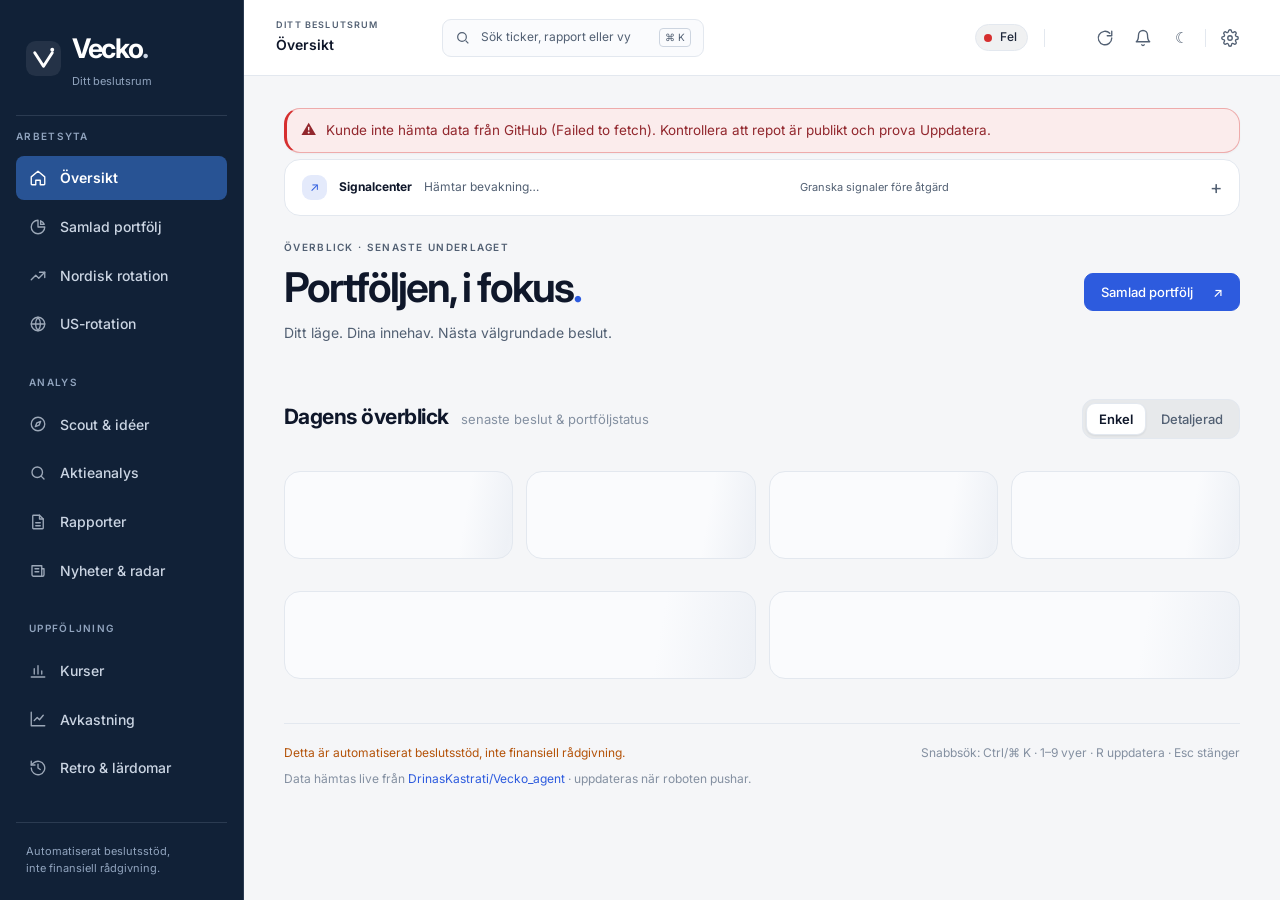
<file: index.html>
<!DOCTYPE html>
<html lang="sv">
<head>
<meta charset="utf-8" />
<meta name="viewport" content="width=device-width, initial-scale=1, viewport-fit=cover" />
<title>Vecko · Portfölj & beslutsstöd</title>
<meta name="theme-color" content="#0E1422" />
<link rel="manifest" href="manifest.json" />
<!--
  EN webbapp, FYRA teman × två lägen (ljust/mörkt).

  Markupen (DOM-kontraktet som assets/app.js skriver in i) finns BARA här.
  Utseendet ligger i assets/themes/: base.css har all struktur uttryckt i
  CSS-variabler, temafilerna sätter bara variabler + sina avvikelser.
  assets/theme.js väljer tema/läge och pekar om <link id="themeCss">.

  Lägg till ett tema: en rad i THEMES i theme.js + en fil i assets/themes/.
  Lägg till en vy: en <section class="view"> här + en <a data-view> i menyn.
  Ändra ALDRIG ett id utan att ändra app.js – den slår upp dem utan null-koll.
-->
<link rel="preconnect" href="https://fonts.googleapis.com" />
<link rel="preconnect" href="https://fonts.gstatic.com" crossorigin />
<!-- Ett anrop täcker samtliga teman: Inter, JetBrains Mono, Source Serif 4, IBM Plex Mono.
     OBS SYNTAXEN för Source Serif 4: den har TVÅ axlar (opsz,wght), och då måste
     VARJE värdepar ange båda – "8..60,400;8..60,600;8..60,700". Kortformen
     "8..60,400;600;700" låg här 2026-08-02..08-03 och fick Google att svara 400
     med en text/html-felsida på HELA anropet. Följden: inga webbtypsnitt alls
     (sidan föll tillbaka på systemtypsnitt) och ERR_BLOCKED_BY_ORB i konsolen,
     eftersom en HTML-felsida inte får användas som CSS.
     display=optional (inte swap): typsnitten byter aldrig mitt i en sida.
     Ändra aldrig raden utan att kontrollera att den svarar 200. -->
<link rel="stylesheet" href="https://fonts.googleapis.com/css2?family=IBM+Plex+Mono:wght@400;500;600;700&family=Inter:wght@400;500;600;700;800&family=JetBrains+Mono:wght@400;500;600;700&family=Source+Serif+4:opsz,wght@8..60,400;8..60,600;8..60,700&display=optional" />
<link rel="icon" href="data:image/svg+xml,%3Csvg xmlns='http://www.w3.org/2000/svg' viewBox='0 0 32 32'%3E%3Crect width='32' height='32' rx='7' fill='%23070B15'/%3E%3Crect x='8' y='11' width='4' height='13' rx='1' fill='%2310B981'/%3E%3Crect x='9' y='6' width='2' height='6' fill='%2310B981'/%3E%3Crect x='9' y='23' width='2' height='4' fill='%2310B981'/%3E%3Crect x='20' y='8' width='4' height='11' rx='1' fill='%23EF4444'/%3E%3Crect x='21' y='5' width='2' height='4' fill='%23EF4444'/%3E%3Crect x='21' y='18' width='2' height='7' fill='%23EF4444'/%3E%3C/svg%3E" />

<link rel="stylesheet" href="assets/themes/base.css" />
<link rel="stylesheet" id="themeCss" href="assets/themes/deck.css" />
<!-- måste ligga i <head> EFTER themeCss: boot() sätter rätt tema före första målningen -->
<script src="assets/theme.js"></script>
<!-- likaså: settings.js sätter data-attributen (textstorlek, täthet, rörelse)
     direkt vid inläsning så inget hinner målas med standardvärdena först.
     Själva vyn renderas först vid DOMContentLoaded. -->
<script src="assets/settings.js"></script>
<!-- fills.js: Drens EGNA köp-/säljkurser, lagrade lokalt i localStorage precis
     som temat. Måste ligga i <head>, före vrender.js/app.js: innehavskortets
     inmatningsrad frågar window.VFills direkt när kortet byggs, och laddas
     modulen senare blir raden tom vid första renderingen utan att något syns. -->
<script src="assets/fills.js"></script>
</head>
<body>
<a class="skip-link" href="#mainContent">Hoppa till innehåll</a>
<div class="shell">

  <div class="headwrap">
    <header class="topbar">
      <div class="side-brand">
        <svg class="logo" viewBox="0 0 36 36" aria-hidden="true"><rect width="36" height="36" rx="10" fill="currentColor" fill-opacity=".08"/><path d="m9 12 9 14 9-14" fill="none" stroke="currentColor" stroke-width="3" stroke-linecap="round" stroke-linejoin="round"/><circle cx="27" cy="9" r="2" fill="currentColor"/></svg>
        <div>
          <h1>Vecko<span class="brand-period">.</span></h1>
          <div class="sub">Ditt beslutsrum</div>
        </div>
      </div>
      <div class="tb-identity"><span class="eyebrow">DITT BESLUTSRUM</span><strong id="currentViewLabel">Översikt</strong></div>
      <button type="button" id="commandBtn" class="command-trigger" aria-label="Sök ticker, rapport eller vy" aria-haspopup="dialog" aria-controls="commandModal">
        <svg viewBox="0 0 24 24" fill="none" stroke="currentColor" stroke-width="1.8" aria-hidden="true"><circle cx="10.5" cy="10.5" r="6.5"/><path d="m16 16 4 4"/></svg>
        <span>Sök ticker, rapport eller vy</span><kbd>⌘ K</kbd>
      </button>
      <!-- Zon 1: systemstatus och datans ålder. Id:na skrivs av app.js. -->
      <div class="tb-status">
        <div class="status"><span id="liveDot" class="dot"></span><span id="statusTxt">Startar…</span></div>
        <span class="tb-sep" aria-hidden="true"></span>
        <span id="pxBadge" class="px-age"></span>
        <span id="updated"></span>
      </div>
      <div class="spacer"></div>
      <!-- Zon 2: globala actions som ikonknappar (etiketten finns kvar för
           skärmläsare i .btn-lbl). Temaväljaren renderas hit av theme.js men
           bara lägesknappen visas – temat väljs under Inställningar. -->
      <div class="tb-actions">
        <button id="refreshBtn" class="btn btn--icon" title="Hämta senaste rapporterna (R)" aria-label="Uppdatera">
          <svg viewBox="0 0 24 24" fill="none" stroke="currentColor" stroke-width="1.8" stroke-linecap="round" stroke-linejoin="round" aria-hidden="true"><path d="M21 12a9 9 0 1 1-2.64-6.36M21 3v6h-6"/></svg>
          <span class="btn-lbl">Uppdatera</span>
        </button>
        <button id="notifBtn" class="btn btn--icon" title="Push-notiser vid KÖP/SÄLJ, även när appen är stängd." aria-label="Notiser"><svg viewBox="0 0 24 24" fill="none" stroke="currentColor" stroke-width="1.8" stroke-linecap="round" stroke-linejoin="round" aria-hidden="true"><path d="M6 8a6 6 0 1 1 12 0c0 7 3 9 3 9H3s3-2 3-9"/><path d="M10.3 21a1.9 1.9 0 0 0 3.4 0"/></svg><span class="btn-lbl"> Notiser</span></button>
        <!-- tema- och lägesväljare renderas hit av assets/theme.js -->
        <div id="themeCtl"></div>
        <span class="tb-sep" aria-hidden="true"></span>
        <button id="settingsBtn" class="btn btn--icon" title="Inställningar – utseende, tema, textstorlek, startvy (sparas på den här enheten)" aria-label="Inställningar">
          <svg viewBox="0 0 24 24" fill="none" stroke="currentColor" stroke-width="1.8" stroke-linecap="round" stroke-linejoin="round" aria-hidden="true"><circle cx="12" cy="12" r="3"/><path d="M19.4 15a1.65 1.65 0 0 0 .33 1.82l.06.06a2 2 0 1 1-2.83 2.83l-.06-.06a1.65 1.65 0 0 0-1.82-.33 1.65 1.65 0 0 0-1 1.51V21a2 2 0 1 1-4 0v-.09A1.65 1.65 0 0 0 9 19.4a1.65 1.65 0 0 0-1.82.33l-.06.06a2 2 0 1 1-2.83-2.83l.06-.06a1.65 1.65 0 0 0 .33-1.82 1.65 1.65 0 0 0-1.51-1H3a2 2 0 1 1 0-4h.09A1.65 1.65 0 0 0 4.6 9a1.65 1.65 0 0 0-.33-1.82l-.06-.06a2 2 0 1 1 2.83-2.83l.06.06A1.65 1.65 0 0 0 9 4.6a1.65 1.65 0 0 0 1-1.51V3a2 2 0 1 1 4 0v.09a1.65 1.65 0 0 0 1 1.51 1.65 1.65 0 0 0 1.82-.33l.06-.06a2 2 0 1 1 2.83 2.83l-.06.06A1.65 1.65 0 0 0 19.4 9V9a1.65 1.65 0 0 0 1.51 1H21a2 2 0 1 1 0 4h-.09a1.65 1.65 0 0 0-1.51 1Z"/></svg>
          <span class="btn-lbl">Inställningar</span>
        </button>
      </div>
    </header>

    <nav class="subnav" aria-label="Huvudmeny">
      <!-- andra varumärkesplatsen: syns bara när temat lägger menyn som sidopanel -->
      <div class="brand-nav">
        <svg class="logo" viewBox="0 0 36 36" aria-hidden="true"><rect width="36" height="36" rx="10" fill="currentColor" fill-opacity=".08"/><path d="m9 12 9 14 9-14" fill="none" stroke="currentColor" stroke-width="3" stroke-linecap="round" stroke-linejoin="round"/><circle cx="27" cy="9" r="2" fill="currentColor"/></svg>
        <div>
          <h1>Vecko<span class="brand-period">.</span></h1>
          <div class="sub">Ditt beslutsrum</div>
        </div>
      </div>

      <!-- Varje länk: ikon + etikett. data-short är mobilens etikett (base.css).
           data-primary = syns i mobilens botten-bar; övriga ligger bakom "Mer".
           Ordningen styr kortkommandona 1–9 – ändra den inte i onödan. -->
      <span class="nav-group">Arbetsyta</span>
      <a href="#hem" class="active" data-view="hem" data-short="Hem" data-primary><svg class="ico" viewBox="0 0 24 24" fill="none" stroke="currentColor" stroke-width="1.8" stroke-linecap="round" stroke-linejoin="round" aria-hidden="true"><path d="M3 10.5 12 3l9 7.5V20a1 1 0 0 1-1 1h-5v-6h-6v6H4a1 1 0 0 1-1-1z"/></svg><span class="nav-lbl">Översikt</span></a>
      <a href="#total" data-view="total" data-short="Total"><svg class="ico" viewBox="0 0 24 24" fill="none" stroke="currentColor" stroke-width="1.8" stroke-linecap="round" stroke-linejoin="round" aria-hidden="true"><path d="M21 12A9 9 0 1 1 12 3v9z"/><path d="M15.5 3.7A9 9 0 0 1 20.3 8.5h-4.8z"/></svg><span class="nav-lbl">Samlad portfölj</span></a>
      <a href="#oversikt" data-view="oversikt" data-short="Nordisk" data-primary><svg class="ico" viewBox="0 0 24 24" fill="none" stroke="currentColor" stroke-width="1.8" stroke-linecap="round" stroke-linejoin="round" aria-hidden="true"><path d="m3 17 6-6 4 4 8-8"/><path d="M14 7h7v7"/></svg><span class="nav-lbl">Nordisk rotation</span></a>
      <a href="#us" data-view="us" data-short="US" data-primary><svg class="ico" viewBox="0 0 24 24" fill="none" stroke="currentColor" stroke-width="1.8" stroke-linecap="round" stroke-linejoin="round" aria-hidden="true"><circle cx="12" cy="12" r="9"/><path d="M3 12h18M12 3a14 14 0 0 1 0 18M12 3a14 14 0 0 0 0 18"/></svg><span class="nav-lbl">US-rotation</span></a>

      <span class="nav-group">Analys</span>
      <a href="#scout" data-view="scout" data-short="USA &amp; Krypto"><svg class="ico" viewBox="0 0 24 24" fill="none" stroke="currentColor" stroke-width="1.8" stroke-linecap="round" stroke-linejoin="round" aria-hidden="true"><circle cx="12" cy="12" r="9"/><path d="m15.5 8.5-2 5-5 2 2-5z"/></svg><span class="nav-lbl">Scout &amp; idéer</span></a>
      <a href="#analys" data-view="analys" data-short="Analys"><svg class="ico" viewBox="0 0 24 24" fill="none" stroke="currentColor" stroke-width="1.8" stroke-linecap="round" stroke-linejoin="round" aria-hidden="true"><circle cx="11" cy="11" r="7"/><path d="m20 20-3.5-3.5"/></svg><span class="nav-lbl">Aktieanalys</span></a>
      <a href="#rapporter" data-view="rapporter" data-short="Rapporter" data-primary><svg class="ico" viewBox="0 0 24 24" fill="none" stroke="currentColor" stroke-width="1.8" stroke-linecap="round" stroke-linejoin="round" aria-hidden="true"><path d="M14 3H6a1 1 0 0 0-1 1v16a1 1 0 0 0 1 1h12a1 1 0 0 0 1-1V8z"/><path d="M14 3v5h5M9 13h6M9 17h6"/></svg><span class="nav-lbl">Rapporter</span></a>
      <a href="#nyheter" data-view="nyheter" data-short="Nyheter"><svg class="ico" viewBox="0 0 24 24" fill="none" stroke="currentColor" stroke-width="1.8" stroke-linecap="round" stroke-linejoin="round" aria-hidden="true"><path d="M4 5h13v14H6a2 2 0 0 1-2-2z"/><path d="M17 9h3v8a2 2 0 0 1-2 2M8 9h5M8 13h5"/></svg><span class="nav-lbl">Nyheter &amp; radar</span></a>

      <span class="nav-group">Uppföljning</span>
      <a href="#kurser" data-view="kurser" data-short="Kurser"><svg class="ico" viewBox="0 0 24 24" fill="none" stroke="currentColor" stroke-width="1.8" stroke-linecap="round" stroke-linejoin="round" aria-hidden="true"><path d="M3 20h18M7 16V9M12 16V5M17 16v-4"/></svg><span class="nav-lbl">Kurser</span></a>
      <a href="#avkastning" data-view="avkastning" data-short="Avkastning"><svg class="ico" viewBox="0 0 24 24" fill="none" stroke="currentColor" stroke-width="1.8" stroke-linecap="round" stroke-linejoin="round" aria-hidden="true"><path d="M3 3v18h18"/><path d="m7 14 4-4 3 3 5-6"/></svg><span class="nav-lbl">Avkastning</span></a>
      <a href="#retro" data-view="retro" data-short="Retro"><svg class="ico" viewBox="0 0 24 24" fill="none" stroke="currentColor" stroke-width="1.8" stroke-linecap="round" stroke-linejoin="round" aria-hidden="true"><path d="M3 12a9 9 0 1 0 3-6.7L3 8"/><path d="M3 3v5h5M12 7v5l3 2"/></svg><span class="nav-lbl">Retro &amp; lärdomar</span></a>

      <!-- Bara mobil: rubrik + avdelare i "Mer"-arket och själva knappen.
           Knappen är ingen <a> med flit – app.js, startvyn och testerna
           räknar .subnav a som vyer. -->
      <span class="nav-sheet-t" aria-hidden="true">Fler vyer</span>
      <span class="nav-break" aria-hidden="true"></span>
      <button type="button" id="navMore" class="nav-more" data-short="Mer" aria-expanded="false" aria-label="Fler vyer"><svg viewBox="0 0 24 24" fill="currentColor" aria-hidden="true"><circle cx="5" cy="12" r="1.7"/><circle cx="12" cy="12" r="1.7"/><circle cx="19" cy="12" r="1.7"/></svg></button>

      <div class="side-foot">
        <span class="disc">Automatiserat beslutsstöd,<br/>inte finansiell rådgivning.</span>
      </div>
    </nav>
  </div>

  <main class="main" id="mainContent" tabindex="-1">
    <div class="wrap">
      <div id="banner"></div>
      <details class="signal-center" id="signalCenter">
        <summary><span class="signal-mark" aria-hidden="true">↗</span><b>Signalcenter</b><span id="signalCount">Hämtar bevakning…</span><span class="signal-tip">Granska signaler före åtgärd</span></summary>
        <div id="alerts"></div>
      </details>

      <section class="view active" id="view-hem" data-view="hem">
        <header class="workspace-intro">
          <div><p class="eyebrow">ÖVERBLICK · <span id="workspaceDate">SENASTE UNDERLAGET</span></p>
            <h2>Portföljen, i fokus<span class="title-dot">.</span></h2>
            <p>Ditt läge. Dina innehav. Nästa välgrundade beslut.</p>
          </div>
          <button type="button" class="btn btn--primary" data-goto-view="total" aria-label="Öppna samlad portfölj">Samlad portfölj <span aria-hidden="true">↗</span></button>
        </header>
        <div id="marketPulse" class="market-pulse" aria-label="Marknadssnapshot"></div>
        <div class="sec-head workspace-head"><h2>Dagens överblick</h2><span class="hint">senaste beslut &amp; portföljstatus</span>
          <div class="hemtoggle" role="group" aria-label="Detaljnivå på Hem">
            <button type="button" class="btn" data-hemmode-set="enkel" aria-pressed="true"
              title="Klarspråk: behöver du göra något, hur går det, vad hände i dag">Enkel</button>
            <button type="button" class="btn" data-hemmode-set="detaljerad" aria-pressed="false"
              title="Alla kort med kurser, stopp, mål och positionsmätare">Detaljerad</button>
          </div>
        </div>
        <div id="hemStatus"></div>
        <!-- Dagssammanfattning (KPI-rutor). Renderas av app.js:renderHem,
             dold i enkelt läge där uppgiftsrutan svarar på samma fråga. -->
        <div id="hemSummary"></div>
        <p class="lead lead--full">Vad roboten äger just nu och vad den bestämde i dag. Varje kort visar en aktie:
          dagens beslut, hur den ligger till mot stopp och mål, och varför.</p>
        <div class="legend">
          <span class="lg"><span class="sw sw--kop"></span><b>KÖP</b> ny position</span>
          <span class="lg"><span class="sw sw--salj"></span><b>SÄLJ</b> stänger positionen</span>
          <span class="lg"><span class="sw sw--behall"></span><b>BEHÅLL</b> ingen ändring</span>
          <span class="lg"><span class="sw sw--avvakta"></span><b>AVVAKTA</b> kurs kunde inte bekräftas</span>
          <span class="lg"><span class="sw sw--plan"></span><b>PLAN</b> köps först om nivån nås</span>
        </div>
        <div class="hem-grid">
          <div id="hemMain"></div>
          <div id="hemRail" class="rail"></div>
        </div>
      </section>

      <section class="view" id="view-total" data-view="total">
        <div class="sec-head"><h2>Samlad portfölj</h2><span class="hint">Norden &amp; USA · kapitalviktad utveckling och allokering</span></div>
        <p class="lead">Alla öppna positioner i båda portföljerna på ett ställe, med hur mycket av
          kapitalet som ligger i var och en.</p>
        <div id="totalBody"></div>
      </section>

      <section class="view" id="view-oversikt" data-view="oversikt">
        <div class="sec-head"><h2>Nordisk rotation</h2><span class="hint">portfölj &amp; dagens beslut</span></div>
        <div id="statusRow"></div>
        <!-- Stängda affärer som saknar Drens säljkurs. Ligger före KPI:erna men
             efter statusraden: det är en påminnelse om bokföring, inte en
             signal att agera på. Rutan är tom tills något faktiskt saknas. -->
        <div id="fillsPending"></div>
        <div id="kpis"></div>
        <div id="market"></div>
        <details class="sblock" id="earningsSoonBlock">
          <summary>Rapporter på väg</summary>
          <div id="earningsSoon"></div>
        </details>
        <div id="holdings"></div>
      </section>

      <section class="view" id="view-us" data-view="us">
        <div class="sec-head"><h2>US-rotation</h2><span class="hint">USD · egen portfölj · separat från nordiska</span></div>
        <div id="usBody"></div>
        <h3 class="sub">US-rapporter</h3>
        <div class="report-ctrl">
          <select id="usReportSelect" aria-label="Välj US-rapport"></select>
          <a id="usGhLink" class="btn" target="_blank" rel="noopener" href="#">
            <svg viewBox="0 0 24 24" fill="currentColor"><path d="M12 .5A11.5 11.5 0 0 0 .5 12a11.5 11.5 0 0 0 7.86 10.92c.58.1.79-.25.79-.56v-2c-3.2.7-3.88-1.54-3.88-1.54-.53-1.34-1.3-1.7-1.3-1.7-1.06-.72.08-.71.08-.71 1.17.08 1.79 1.2 1.79 1.2 1.04 1.79 2.73 1.27 3.4.97.1-.76.4-1.27.74-1.56-2.56-.29-5.26-1.28-5.26-5.7 0-1.26.45-2.29 1.2-3.1-.12-.29-.52-1.46.11-3.05 0 0 .97-.31 3.18 1.18a11 11 0 0 1 5.8 0c2.2-1.49 3.17-1.18 3.17-1.18.63 1.59.23 2.76.11 3.05.75.81 1.2 1.84 1.2 3.1 0 4.43-2.7 5.4-5.28 5.69.41.36.78 1.06.78 2.14v3.17c0 .31.2.67.8.56A11.5 11.5 0 0 0 23.5 12 11.5 11.5 0 0 0 12 .5Z"/></svg>
            GitHub
          </a>
        </div>
        <div id="usReportBody" class="report"></div>
      </section>

      <section class="view" id="view-scout" data-view="scout">
        <div class="sec-head"><h2>USA &amp; Krypto</h2><span class="hint">daglig scout · nyheter, makro &amp; case</span></div>
        <h3 class="sub">Kandidatkö</h3>
        <div id="candidates"></div>
        <h3 class="sub">Dagens scout-rapport</h3>
        <div id="scoutBody"></div>
      </section>

      <section class="view" id="view-analys" data-view="analys">
        <div class="sec-head"><h2>Aktieanalys</h2><span class="hint">bolag, scenarier &amp; risker</span></div>
        <p class="lead">Skriv en ticker och tryck Analysera. Finns analysen redan visas den direkt,
          annars öppnas en färdig beställning på GitHub som du skickar med ett klick.</p>
        <div class="an-bar">
          <input id="analysInput" aria-label="Ticker att analysera" type="text" placeholder="Ticker, t.ex. NVDA, BTC-USD, VOLV-B.ST" autocomplete="off" spellcheck="false" />
          <button id="analysBtn" class="btn">Analysera</button>
          <button id="cmpBtn" class="btn" title="Jämför två cachade analyser sida vid sida – klicka två i listan">Jämför två</button>
        </div>
        <div id="analysStatus" class="an-status"></div>
        <div id="analysBody"></div>
        <h3 class="sub">Tidigare analyser</h3>
        <div id="analysList"></div>
      </section>

      <section class="view" id="view-rapporter" data-view="rapporter">
        <div class="sec-head"><h2>Rapporter</h2><span class="hint">daglig bevakning &amp; veckorapport</span></div>
        <p class="lead">Besluten med hela sammanhanget. Välj en daglig rapport eller veckans stora
          genomgång, eller sök efter ett bolag i arkivet.</p>
        <!-- Tre grupper: välj rapport · sök · visningsverktyg. -->
        <div class="report-ctrl">
          <div class="rc-group">
            <div class="seg">
              <button class="rtype on" data-type="daily">Daglig</button>
              <button class="rtype" data-type="weekly">Vecko</button>
              <button class="rtype" data-type="scout">Scout</button>
            </div>
            <select id="reportSelect" aria-label="Välj rapport"></select>
          </div>
          <input id="repSearch" class="px-search rc-search" type="search" placeholder="Sök i alla rapporter… (Enter)" autocomplete="off" spellcheck="false" aria-label="Sök i rapporter"/>
          <div class="rc-group rc-tools">
          <label class="toggle"><input type="checkbox" id="rawToggle"/> Rådata</label>
          <button id="fullBtn" class="btn" title="Växla mellan rullningsbox (74 % av skärmhöjden) och full höjd">Full höjd</button>
          <a id="ghLink" class="btn" target="_blank" rel="noopener" href="#">
            <svg viewBox="0 0 24 24" fill="currentColor"><path d="M12 .5A11.5 11.5 0 0 0 .5 12a11.5 11.5 0 0 0 7.86 10.92c.58.1.79-.25.79-.56v-2c-3.2.7-3.88-1.54-3.88-1.54-.53-1.34-1.3-1.7-1.3-1.7-1.06-.72.08-.71.08-.71 1.17.08 1.79 1.2 1.79 1.2 1.04 1.79 2.73 1.27 3.4.97.1-.76.4-1.27.74-1.56-2.56-.29-5.26-1.28-5.26-5.7 0-1.26.45-2.29 1.2-3.1-.12-.29-.52-1.46.11-3.05 0 0 .97-.31 3.18 1.18a11 11 0 0 1 5.8 0c2.2-1.49 3.17-1.18 3.17-1.18.63 1.59.23 2.76.11 3.05.75.81 1.2 1.84 1.2 3.1 0 4.43-2.7 5.4-5.28 5.69.41.36.78 1.06.78 2.14v3.17c0 .31.2.67.8.56A11.5 11.5 0 0 0 23.5 12 11.5 11.5 0 0 0 12 .5Z"/></svg>
            GitHub
          </a>
          </div>
        </div>
        <!-- Rapporttexten är kapad i bredd med flit (radlängd). Högerspalten
             fyller ytan med innehållsförteckning, dagens beslut och nämnda
             tickers – allt härlett mekaniskt ur rapporten. -->
        <div class="rep-grid">
          <div id="reportBody" class="report"></div>
          <aside id="reportRail" class="rep-rail" aria-label="Om rapporten"></aside>
        </div>
      </section>

      <section class="view" id="view-nyheter" data-view="nyheter">
        <div class="sec-head"><h2>Nyheter &amp; radar</h2><span class="hint">katalysatorer &amp; kommande händelser</span></div>
        <p class="lead">Bolagsnyheter och kommande händelser som roboten bevakar – rapportdatum,
          utdelningar och annat som kan flytta kursen.</p>
        <div id="feed"></div>
      </section>

      <section class="view" id="view-kurser" data-view="kurser">
        <div class="sec-head"><h2>Kurser</h2><span class="hint">senast tillgängliga kurser · källa och tidsstämpel</span></div>
        <div id="prices"></div>
      </section>

      <section class="view" id="view-avkastning" data-view="avkastning">
        <!-- EN BOK ÅT GÅNGEN. Båda böckerna räknas alltid, men bara den valda
             visas – tio staplade sektioner blev en vägg av siffror. Valet ligger
             som data-book på <section>, base.css döljer den andra. Böckerna slås
             medvetet ALDRIG ihop: en USD-affär mäts mot S&P 500 och en SEK-affär
             mot OMXS30, så ett gemensamt alpha vore meningslöst. Blandad total
             finns i Total-vyn. Blocken matas av renderBookStats() i app.js. -->
        <div class="sec-head"><h2>Avkastning</h2>
          <span class="hint">en bok i taget · blandad total finns under Total</span>
          <div class="booktabs" role="group" aria-label="Välj bok">
            <button type="button" class="btn" data-book-set="nordic" aria-pressed="true">Nordiska</button>
            <button type="button" class="btn" data-book-set="us" aria-pressed="false">Amerikanska</button>
            <button type="button" class="btn" data-book-set="bada" aria-pressed="false">Gemensamt</button>
            <button type="button" class="btn" data-book-set="mina" aria-pressed="false">Mina verkliga</button>
          </div>
        </div>

        <!-- MINA VERKLIGA AFFÄRER. Drens egna kurser, lagrade i localStorage och
             alltså bara på den här enheten. En tabell per bok och ALDRIG en
             gemensam summa: två separat finansierade böcker i olika valutor har
             ingen gemensam avkastning. Matas av renderBookStats() i app.js. -->
        <div class="book-block" data-book="mina">
          <div class="book-h">Mina verkliga affärer<span class="book-bench">sparas bara på den här enheten</span></div>
          <h3 class="sub">Nordiska boken</h3>
          <div id="myStatsNordic"></div>
          <h3 class="sub">Amerikanska boken</h3>
          <div id="myStatsUs"></div>
        </div>

        <div class="book-block" data-book="bada">
          <div class="book-h"><span class="bk bk--n"></span><span class="bk bk--u"></span>Båda böckerna<span class="book-bench">varje affär mot sitt eget index</span></div>
          <p class="stat-note" style="margin:0 0 14px">Alla stängda affärer i en tabell. Träffsäkerhet och
            profit factor räknas på procenttal, så de går att slå ihop – och nettot drar rätt
            rundturskostnad per bok (~0,25 % nordiskt, ~0,75 % med växlingspåslag i USD).
            <b>Riskmått och månadsutfall saknas här med flit:</b> de kedjar en equity-kurva, och två
            separat finansierade böcker i olika valutor har ingen gemensam kurva. Vill du ha den
            blandade avkastningen finns den under <button type="button" class="rail-more" data-goto-view="total">Total →</button></p>
          <h3 class="sub">Handelsstatistik <span class="sub-date">båda böckerna · netto per bokens egen kostnad</span></h3>
          <div id="allTradeStats"></div>
          <h3 class="sub">Historik (stängda positioner) <span class="sub-date">båda böckerna, senast först</span></h3>
          <div id="allHistory"></div>
          <details class="sblock">
            <summary>Alpha mot respektive index</summary>
            <h3 class="sub">Alpha <span class="sub-date">varje affär minus SITT index (OMXS30 resp. S&amp;P 500)</span></h3>
            <div id="allAlphaStats"></div>
          </details>
        </div>

        <div class="book-block" data-book="nordic">
          <div class="book-h"><span class="bk bk--n"></span>Nordiska boken<span class="book-bench">mäts mot OMXS30</span></div>
          <h3 class="sub">Handelsstatistik</h3>
          <div id="tradeStats"></div>
          <h3 class="sub">Historik (stängda positioner)</h3>
          <div id="history"></div>
          <details class="sblock">
            <summary>Riskmått, alpha och månadsutfall</summary>
            <h3 class="sub">Riskmått <span class="sub-date">ur den kedjade equity-kurvan</span></h3>
            <div id="riskStats"></div>
            <h3 class="sub">Alpha mot index <span class="sub-date">utfall minus OMXS30 över samma hållperiod</span></h3>
            <div id="alphaStats"></div>
            <h3 class="sub">Månadsutfall <span class="sub-date">kedjat viktat utfall per månad</span></h3>
            <div id="monthly"></div>
          </details>
        </div>

        <div class="book-block" data-book="us">
          <div class="book-h"><span class="bk bk--u"></span>Amerikanska boken<span class="book-bench">USD · mäts mot S&amp;P 500</span></div>
          <h3 class="sub">Handelsstatistik <span class="sub-date">netto inkl. växlingspåslag</span></h3>
          <div id="usTradeStats"></div>
          <h3 class="sub">Historik (stängda positioner)</h3>
          <div id="usHistory"></div>
          <details class="sblock">
            <summary>Riskmått, alpha och månadsutfall</summary>
            <h3 class="sub">Riskmått <span class="sub-date">ur den kedjade equity-kurvan</span></h3>
            <div id="usRiskStats"></div>
            <h3 class="sub">Alpha mot index <span class="sub-date">utfall minus S&amp;P 500 över samma hållperiod</span></h3>
            <div id="usAlphaStats"></div>
            <h3 class="sub">Månadsutfall <span class="sub-date">kedjat viktat utfall per månad</span></h3>
            <div id="usMonthly"></div>
          </details>
        </div>

        <!-- Gäller båda böckerna – ligger därför utanför blocken ovan. -->
        <div class="shared-block">
          <h3 class="sub">Utveckling <span class="sub-date">nordiska strategin mot OMXS30 och S&amp;P 500</span></h3>
          <div class="card">
            <div id="chartWrap"><canvas id="returnChart"></canvas></div>
            <div id="chartNote"></div>
          </div>
          <h3 class="sub">Tillför urvalet något? <span class="sub-date">varje beslut mätt mot efterföljande kurs · även de avvisade</span></h3>
          <div id="decisionEval"></div>
          <details class="sblock">
            <summary>Beslutsloggen och veckans bubblare</summary>
            <h3 class="sub">Beslutsloggen <span class="sub-date">state/decisions.json · underlaget som kalibrerar poängvikterna</span></h3>
            <div id="decisionStats"></div>
            <div id="bubblare"></div>
          </details>
        </div>
      </section>

      <section class="view" id="view-retro" data-view="retro">
        <div class="sec-head"><h2>Retro &amp; lärdomar</h2><span class="hint">veckans missade vinnare · vad systemet lär sig</span></div>
        <h3 class="sub">Aktiva lärdomar <span class="sub-date">ur state/lessons.md · skrivs endast av miss-retron</span></h3>
        <div id="lessonsBody"></div>
        <h3 class="sub">Retro-rapporter</h3>
        <div class="report-ctrl">
          <select id="retroSelect" aria-label="Välj retro-rapport"></select>
          <a id="retroGhLink" class="btn" target="_blank" rel="noopener" href="#">
            <svg viewBox="0 0 24 24" fill="currentColor"><path d="M12 .5A11.5 11.5 0 0 0 .5 12a11.5 11.5 0 0 0 7.86 10.92c.58.1.79-.25.79-.56v-2c-3.2.7-3.88-1.54-3.88-1.54-.53-1.34-1.3-1.7-1.3-1.7-1.06-.72.08-.71.08-.71 1.17.08 1.79 1.2 1.79 1.2 1.04 1.79 2.73 1.27 3.4.97.1-.76.4-1.27.74-1.56-2.56-.29-5.26-1.28-5.26-5.7 0-1.26.45-2.29 1.2-3.1-.12-.29-.52-1.46.11-3.05 0 0 .97-.31 3.18 1.18a11 11 0 0 1 5.8 0c2.2-1.49 3.17-1.18 3.17-1.18.63 1.59.23 2.76.11 3.05.75.81 1.2 1.84 1.2 3.1 0 4.43-2.7 5.4-5.28 5.69.41.36.78 1.06.78 2.14v3.17c0 .31.2.67.8.56A11.5 11.5 0 0 0 23.5 12 11.5 11.5 0 0 0 12 .5Z"/></svg>
            GitHub
          </a>
        </div>
        <div id="retroBody" class="report"></div>
      </section>

      <!-- Inställningar: nås via kugghjulet i toppraden, inte via menyn – elva
           flikar räcker, och inställningar är inget man byter vy till dagligen. -->
      <section class="view" id="view-installningar" data-view="installningar">
        <div class="sec-head"><h2>Inställningar</h2><span class="hint">sparas på den här enheten</span></div>
        <p class="lead">Valen nedan gäller bara i den här webbläsaren på den här enheten. Öppnar någon
          annan dashboarden på sin telefon får de sina egna – inget sparas i repot och inget delas.</p>
        <div id="settingsBody"></div>
      </section>

      <div class="footer">
        <span class="disclaimer">Detta är automatiserat beslutsstöd, inte finansiell rådgivning.</span>
        <span class="kbd-hint">Snabbsök: Ctrl/⌘ K · 1–9 vyer · R uppdatera · Esc stänger</span>
        <span>Data hämtas live från <a id="repoFoot" target="_blank" rel="noopener" href="#">DrinasKastrati/Vecko_agent</a> · uppdateras när roboten pushar.</span>
      </div>
    </div>
  </main>
</div>

<!-- Snabbsök använder redan laddade vyer, tickers och rapportmetadata. -->
<div id="commandModal" class="command-modal" role="dialog" aria-modal="true" aria-labelledby="commandTitle" hidden>
  <div class="command-box">
    <div class="command-head"><div><p class="eyebrow">SNABBSÖK</p><h2 id="commandTitle">Vart vill du gå?</h2></div><button id="commandClose" type="button" class="btn" aria-label="Stäng snabbsök">Esc</button></div>
    <label class="sr-only" for="commandInput">Sök vy, ticker eller rapport</label>
    <input id="commandInput" type="search" placeholder="Ett bolag, ett datum, en vy…" autocomplete="off" spellcheck="false" aria-controls="commandResults"/>
    <div id="commandResultCount" class="sr-only" role="status" aria-live="polite"></div>
    <div id="commandResults" class="command-results"></div>
    <div class="command-foot"><span><kbd>↑</kbd><kbd>↓</kbd> välj</span><span><kbd>Enter</kbd> öppna</span><span>Ingen beställning skickas av snabbsök.</span></div>
  </div>
</div>

<!-- kurshistorik-modal (öppnas via klick på kort i Kurser-fliken) -->
<div id="pxModal" class="modal" role="dialog" aria-modal="true">
  <div class="modal-box">
    <div class="modal-head">
      <span id="pxModalTitle" class="an-tk"></span>
      <div class="spacer"></div>
      <a id="pxModalAvanza" class="btn" target="_blank" rel="noopener" title="Sök tickern på Avanza" hidden>Avanza ↗</a>
      <button id="pxModalClose" class="btn">Stäng</button>
    </div>
    <!-- Lightweight Charts ritar i en <div>, inte en <canvas>. Saknas biblioteket
         skapar app.js en canvas här och faller tillbaka på Chart.js. -->
    <div class="modal-chart"><div id="pxModalChart"></div><div id="pxLegend" class="px-legend" hidden></div></div>
    <div id="pxModalNote" class="stat-note" style="margin:8px 0 0"></div>
  </div>
</div>

<!-- Reserv när webbläsaren blockerar window.open. Prenumerationen kan bara
     skapas efter fyra await (permission, service worker, config/push.json,
     subscribe), och då är användargesten borta: iOS Safari poppblockerar tyst,
     och service-workerns `push-resubscribe` har ingen gest alls. Länken här
     är ett riktigt <a> – ett tryck på den ÄR en gest – och textrutan finns för
     enheter där även det stoppas (app på iPhones hemskärm öppnar inte alltid
     nya fönster). Se registerSubscription() i assets/app.js. -->
<div id="pushModal" class="modal" role="dialog" aria-modal="true" aria-labelledby="pushModalTitle">
  <div class="modal-box">
    <div class="modal-head">
      <span id="pushModalTitle">Registrera enheten för notiser</span>
      <div class="spacer"></div>
      <button id="pushModalClose" class="btn">Stäng</button>
    </div>
    <p class="stat-note">Webbläsaren blockerade det nya fönstret. Tryck på länken – då öppnas det förifyllda GitHub-ärendet, och du skickar in det oförändrat.</p>
    <p><a id="pushIssueLink" class="btn" target="_blank" rel="noopener">Öppna GitHub-ärendet ↗</a></p>
    <p class="stat-note">Går inte länken heller, eller saknar du åtkomst till repot: kopiera texten nedan och skicka den till repots ägare, som lägger in enheten med <code>node .github/scripts/push-sub-add.mjs</code>. Den innehåller bara enhetens endpoint och publika nycklar.</p>
    <textarea id="pushPayload" class="push-payload" readonly rows="7" spellcheck="false" aria-label="Prenumerationens JSON"></textarea>
    <div class="push-row">
      <button id="pushCopyBtn" class="btn">Kopiera</button>
      <span id="pushCopyMsg" class="stat-note"></span>
    </div>
  </div>
</div>

<!-- 3:e-partsbibliotek laddas LAT av app.js (metoden lib()), inte här.
     marked (35 kB), Chart.js (206 kB) och Lightweight Charts (164 kB) behövs
     först när en rapport öppnas, Avkastning-vyn visas respektive kursmodalen
     öppnas. Som fasta <script> hämtades 405 kB vid varje sidladdning utan att
     startvyn använde en enda rad av dem. Lägg dem ALDRIG tillbaka här. -->
<!-- egna moduler (ordning spelar roll: parse -> render -> app) -->
<script src="assets/vparse.js"></script>
<script src="assets/vrender.js"></script>
<script src="assets/app.js"></script>
</body>
</html>
</file>
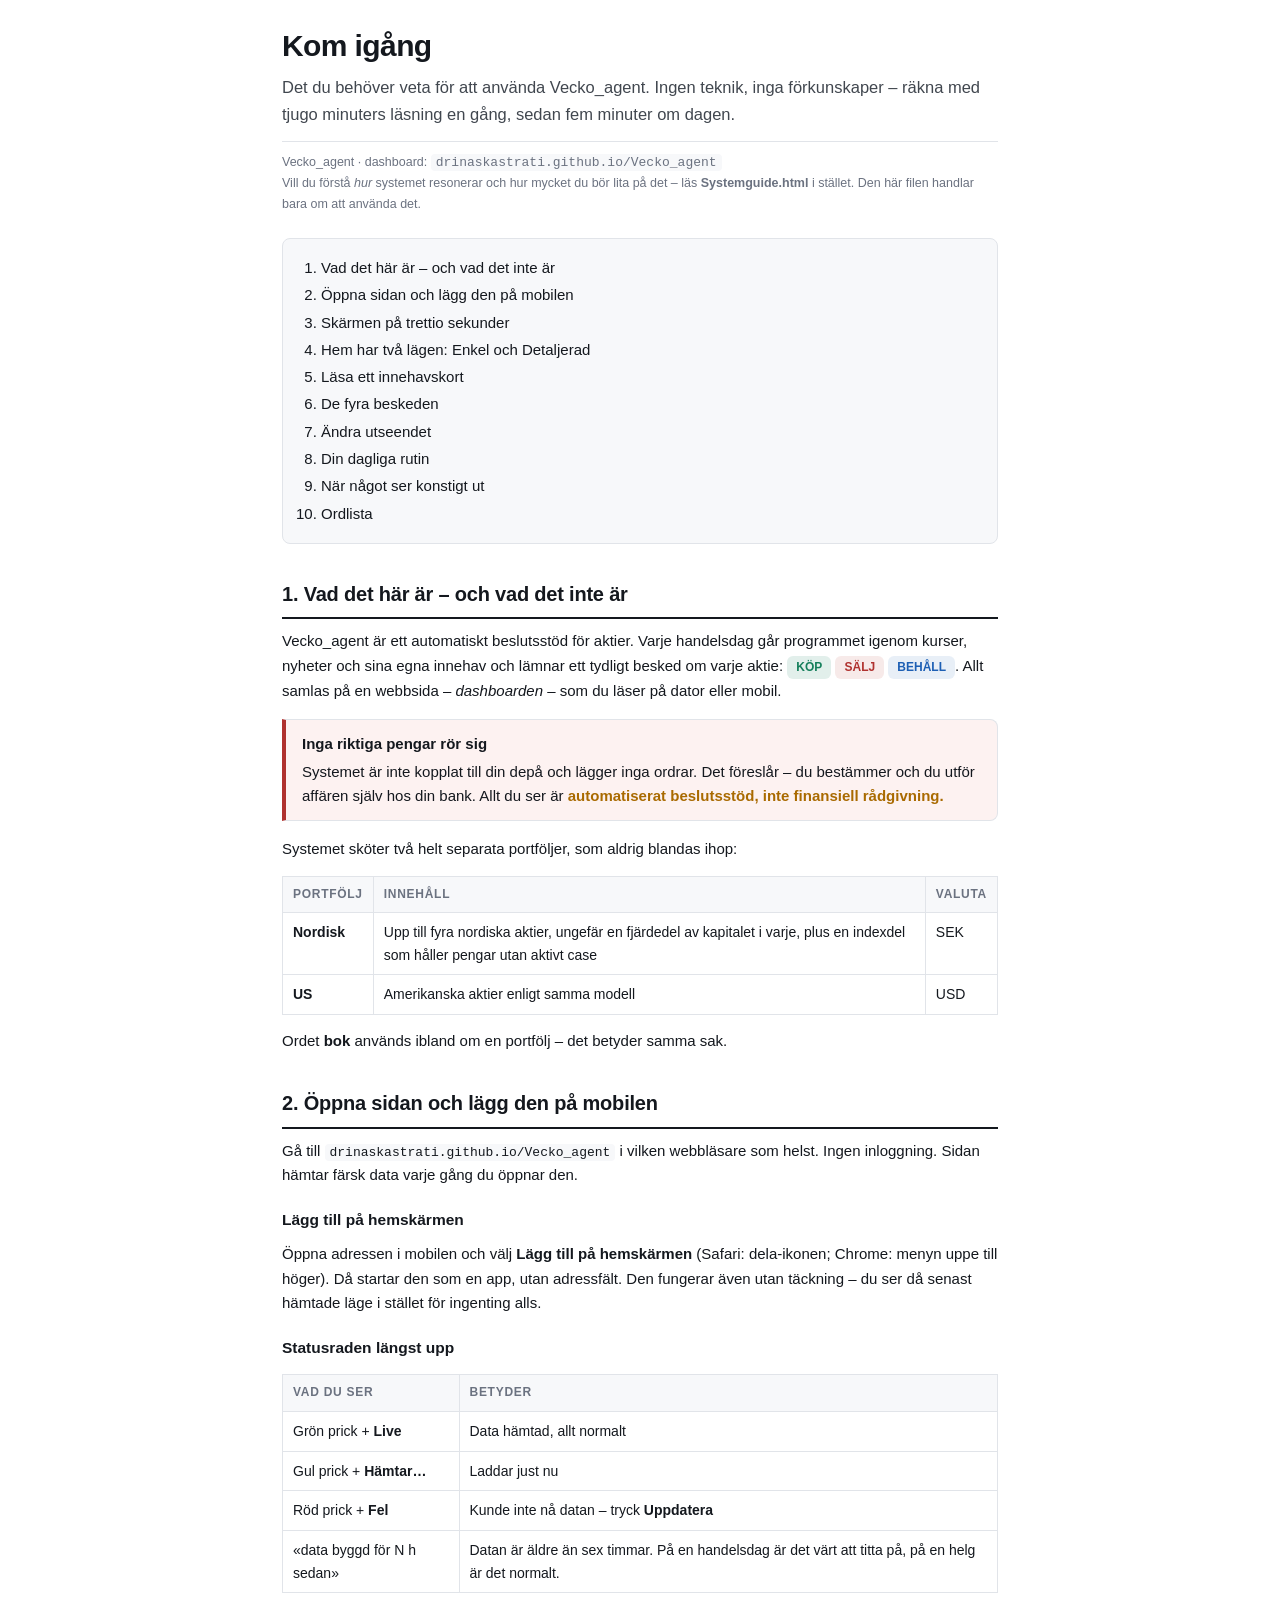
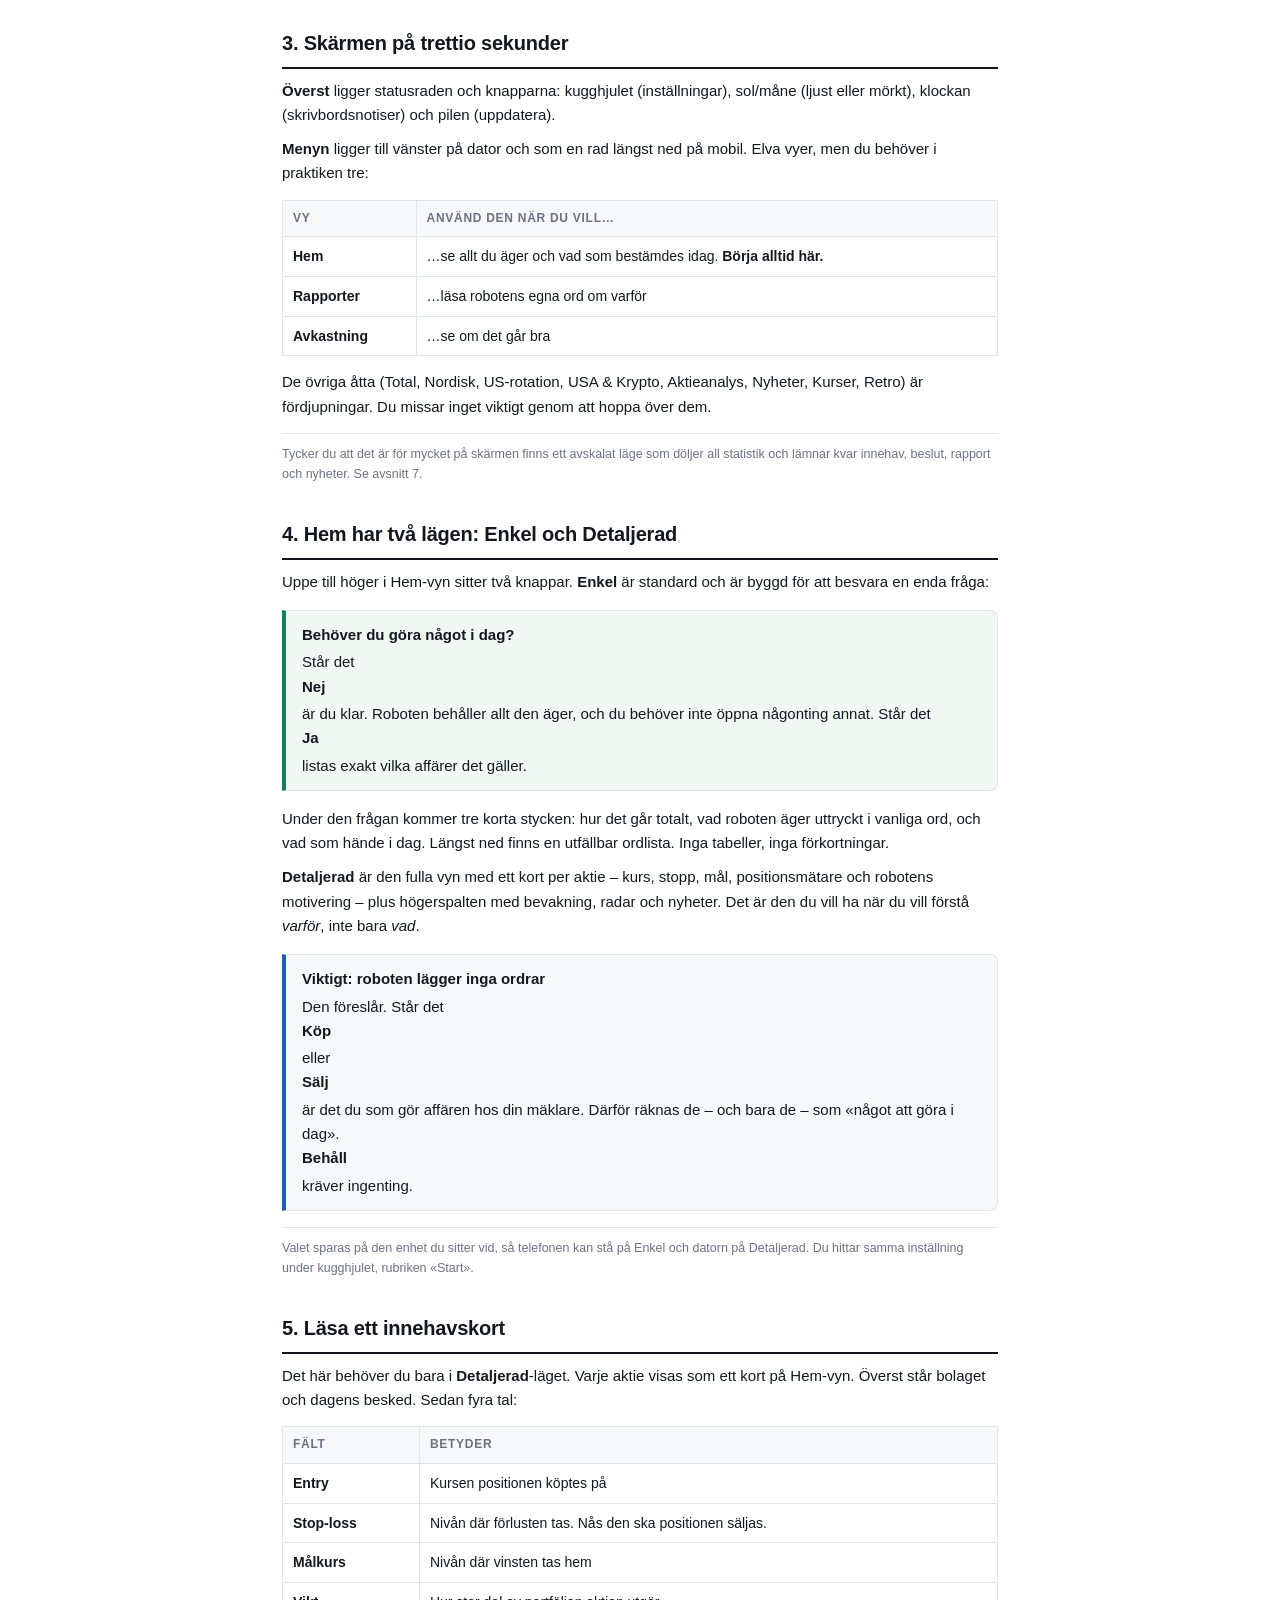
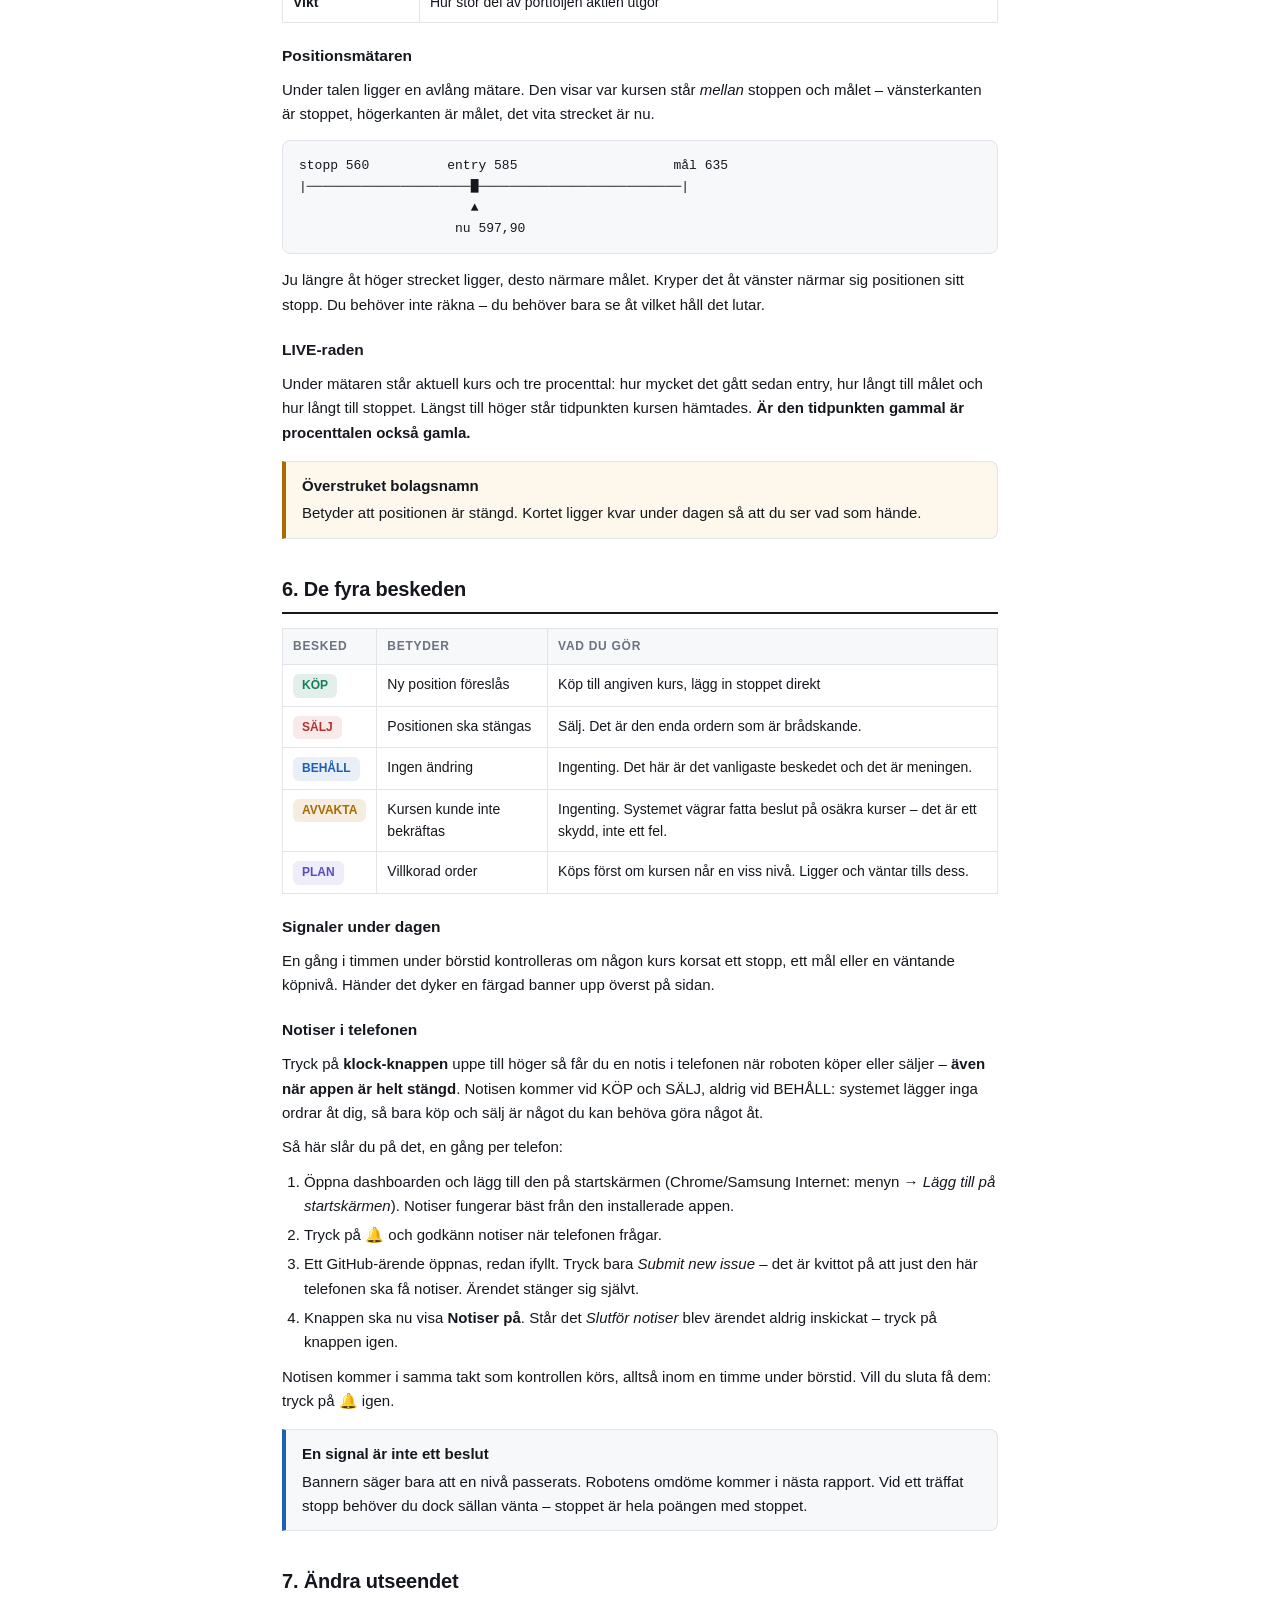
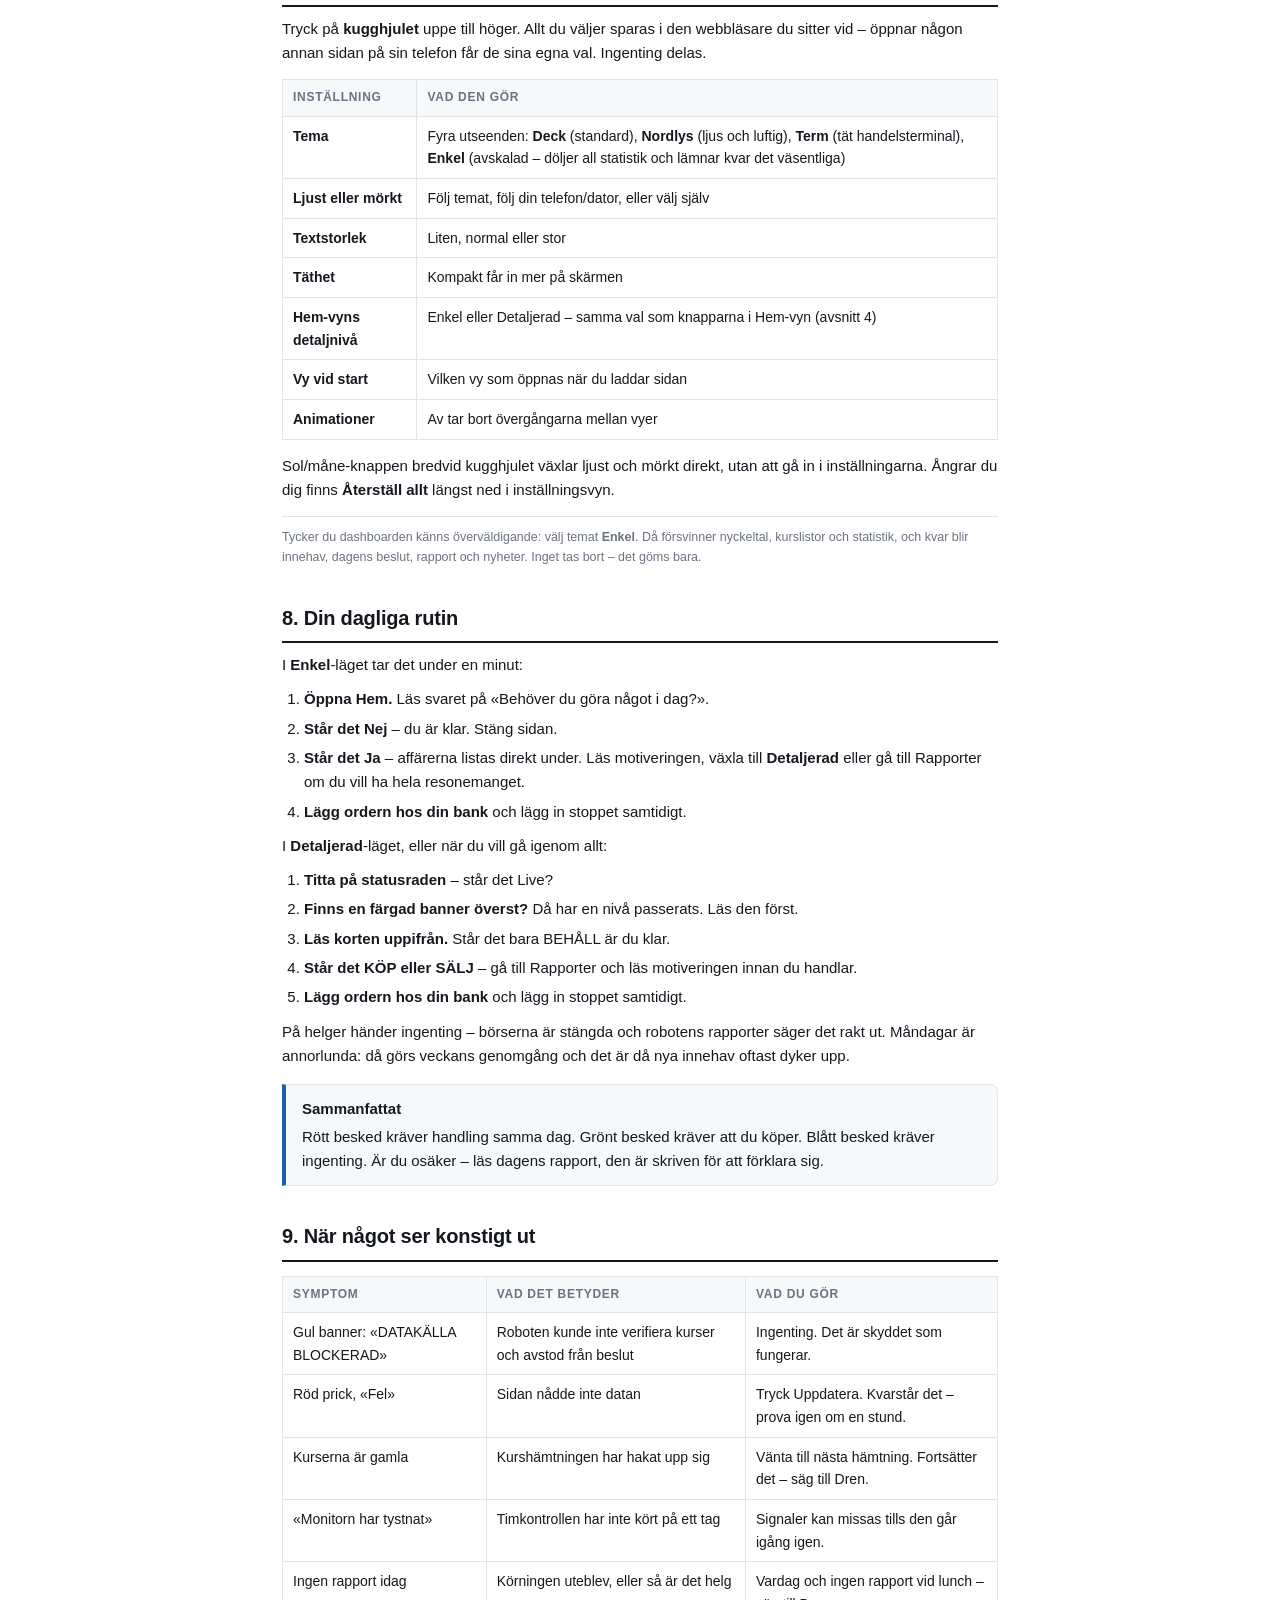
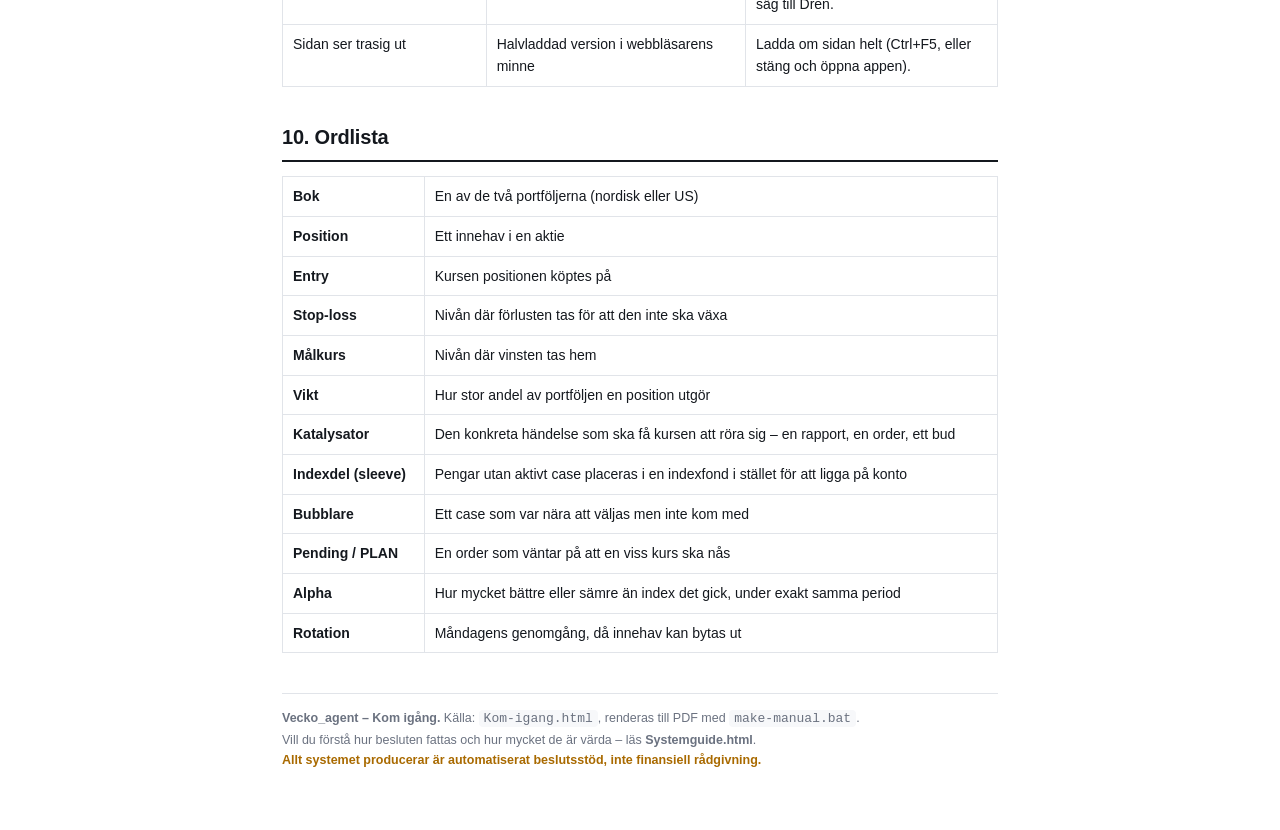
<file: Kom-igang.html>
<!DOCTYPE html>
<html lang="sv">
<head>
<meta charset="utf-8" />
<meta name="viewport" content="width=device-width, initial-scale=1" />
<title>Kom igång – Vecko_agent</title>
<link rel="stylesheet" href="assets/manual.css" />
<style>
  /* Endast det som är unikt för Kom igång – allt gemensamt ligger i
     assets/manual.css. Basvärdena där ÄR den här filens, så inga
     överskrivningar behövs. */
  .tag{display:inline-block;font-size:12px;font-weight:700;padding:2px 9px;border-radius:6px;white-space:nowrap}
  .t-kop{background:rgba(21,127,91,.12);color:var(--green)}
  .t-salj{background:rgba(176,50,47,.1);color:var(--red)}
  .t-behall{background:rgba(29,95,180,.1);color:var(--blue)}
  .t-avvakta{background:rgba(169,106,0,.12);color:var(--amber)}
  .t-plan{background:rgba(91,76,196,.1);color:var(--purple)}
  .gauge{font-family:"JetBrains Mono",Consolas,monospace;font-size:13px;background:var(--wash);
    border:1px solid var(--line);border-radius:8px;padding:14px 16px;margin:14px 0;white-space:pre;overflow-x:auto}
</style>
</head>
<body>
<div class="page">

<h1>Kom igång</h1>
<p class="lead">Det du behöver veta för att använda Vecko_agent. Ingen teknik, inga förkunskaper
– räkna med tjugo minuters läsning en gång, sedan fem minuter om dagen.</p>
<p class="meta">Vecko_agent · dashboard: <code>drinaskastrati.github.io/Vecko_agent</code><br/>
Vill du förstå <em>hur</em> systemet resonerar och hur mycket du bör lita på det – läs
<b>Systemguide.html</b> i stället. Den här filen handlar bara om att använda det.</p>

<div class="toc">
<ol>
  <li>Vad det här är – och vad det inte är</li>
  <li>Öppna sidan och lägg den på mobilen</li>
  <li>Skärmen på trettio sekunder</li>
  <li>Hem har två lägen: Enkel och Detaljerad</li>
  <li>Läsa ett innehavskort</li>
  <li>De fyra beskeden</li>
  <li>Ändra utseendet</li>
  <li>Din dagliga rutin</li>
  <li>När något ser konstigt ut</li>
  <li>Ordlista</li>
</ol>
</div>

<section>
<h2>1. Vad det här är – och vad det inte är</h2>
<p>Vecko_agent är ett automatiskt beslutsstöd för aktier. Varje handelsdag går programmet
igenom kurser, nyheter och sina egna innehav och lämnar ett tydligt besked om varje aktie:
<span class="tag t-kop">KÖP</span> <span class="tag t-salj">SÄLJ</span>
<span class="tag t-behall">BEHÅLL</span>. Allt samlas på en webbsida – <em>dashboarden</em> –
som du läser på dator eller mobil.</p>

<div class="box box--stop">
<b>Inga riktiga pengar rör sig</b>
Systemet är inte kopplat till din depå och lägger inga ordrar. Det föreslår – du bestämmer och
du utför affären själv hos din bank. Allt du ser är <span class="disc">automatiserat
beslutsstöd, inte finansiell rådgivning.</span>
</div>

<p>Systemet sköter två helt separata portföljer, som aldrig blandas ihop:</p>
<table>
<tr><th>Portfölj</th><th>Innehåll</th><th>Valuta</th></tr>
<tr><td><b>Nordisk</b></td><td>Upp till fyra nordiska aktier, ungefär en fjärdedel av kapitalet
i varje, plus en indexdel som håller pengar utan aktivt case</td><td>SEK</td></tr>
<tr><td><b>US</b></td><td>Amerikanska aktier enligt samma modell</td><td>USD</td></tr>
</table>
<p>Ordet <b>bok</b> används ibland om en portfölj – det betyder samma sak.</p>
</section>

<section>
<h2>2. Öppna sidan och lägg den på mobilen</h2>
<p>Gå till <code>drinaskastrati.github.io/Vecko_agent</code> i vilken webbläsare som helst.
Ingen inloggning. Sidan hämtar färsk data varje gång du öppnar den.</p>

<h3>Lägg till på hemskärmen</h3>
<p>Öppna adressen i mobilen och välj <b>Lägg till på hemskärmen</b> (Safari: dela-ikonen;
Chrome: menyn uppe till höger). Då startar den som en app, utan adressfält. Den fungerar även
utan täckning – du ser då senast hämtade läge i stället för ingenting alls.</p>

<h3>Statusraden längst upp</h3>
<table>
<tr><th>Vad du ser</th><th>Betyder</th></tr>
<tr><td>Grön prick + <b>Live</b></td><td>Data hämtad, allt normalt</td></tr>
<tr><td>Gul prick + <b>Hämtar…</b></td><td>Laddar just nu</td></tr>
<tr><td>Röd prick + <b>Fel</b></td><td>Kunde inte nå datan – tryck <b>Uppdatera</b></td></tr>
<tr><td>«data byggd för N h sedan»</td><td>Datan är äldre än sex timmar. På en handelsdag är
det värt att titta på, på en helg är det normalt.</td></tr>
</table>
</section>

<section>
<h2>3. Skärmen på trettio sekunder</h2>
<p><b>Överst</b> ligger statusraden och knapparna: kugghjulet (inställningar), sol/måne
(ljust eller mörkt), klockan (skrivbordsnotiser) och pilen (uppdatera).</p>
<p><b>Menyn</b> ligger till vänster på dator och som en rad längst ned på mobil. Elva vyer,
men du behöver i praktiken tre:</p>
<table>
<tr><th>Vy</th><th>Använd den när du vill…</th></tr>
<tr><td><b>Hem</b></td><td>…se allt du äger och vad som bestämdes idag. <b>Börja alltid här.</b></td></tr>
<tr><td><b>Rapporter</b></td><td>…läsa robotens egna ord om varför</td></tr>
<tr><td><b>Avkastning</b></td><td>…se om det går bra</td></tr>
</table>
<p>De övriga åtta (Total, Nordisk, US-rotation, USA &amp; Krypto, Aktieanalys, Nyheter, Kurser,
Retro) är fördjupningar. Du missar inget viktigt genom att hoppa över dem.</p>
<p class="meta">Tycker du att det är för mycket på skärmen finns ett avskalat läge som döljer
all statistik och lämnar kvar innehav, beslut, rapport och nyheter. Se avsnitt 7.</p>
</section>

<section>
<h2>4. Hem har två lägen: Enkel och Detaljerad</h2>
<p>Uppe till höger i Hem-vyn sitter två knappar. <b>Enkel</b> är standard och är byggd för att
besvara en enda fråga:</p>

<div class="box box--ok">
<b>Behöver du göra något i dag?</b>
Står det <b>Nej</b> är du klar. Roboten behåller allt den äger, och du behöver inte öppna
någonting annat. Står det <b>Ja</b> listas exakt vilka affärer det gäller.
</div>

<p>Under den frågan kommer tre korta stycken: hur det går totalt, vad roboten äger uttryckt i
vanliga ord, och vad som hände i dag. Längst ned finns en utfällbar ordlista. Inga tabeller,
inga förkortningar.</p>

<p><b>Detaljerad</b> är den fulla vyn med ett kort per aktie – kurs, stopp, mål, positionsmätare
och robotens motivering – plus högerspalten med bevakning, radar och nyheter. Det är den du vill
ha när du vill förstå <em>varför</em>, inte bara <em>vad</em>.</p>

<div class="box">
<b>Viktigt: roboten lägger inga ordrar</b>
Den föreslår. Står det <b>Köp</b> eller <b>Sälj</b> är det du som gör affären hos din mäklare.
Därför räknas de – och bara de – som «något att göra i dag». <b>Behåll</b> kräver ingenting.
</div>

<p class="meta">Valet sparas på den enhet du sitter vid, så telefonen kan stå på Enkel och datorn
på Detaljerad. Du hittar samma inställning under kugghjulet, rubriken «Start».</p>
</section>

<section>
<h2>5. Läsa ett innehavskort</h2>
<p>Det här behöver du bara i <b>Detaljerad</b>-läget. Varje aktie visas som ett kort på
Hem-vyn. Överst står bolaget och dagens besked. Sedan fyra tal:</p>
<table>
<tr><th>Fält</th><th>Betyder</th></tr>
<tr><td><b>Entry</b></td><td>Kursen positionen köptes på</td></tr>
<tr><td><b>Stop-loss</b></td><td>Nivån där förlusten tas. Nås den ska positionen säljas.</td></tr>
<tr><td><b>Målkurs</b></td><td>Nivån där vinsten tas hem</td></tr>
<tr><td><b>Vikt</b></td><td>Hur stor del av portföljen aktien utgör</td></tr>
</table>

<h3>Positionsmätaren</h3>
<p>Under talen ligger en avlång mätare. Den visar var kursen står <em>mellan</em> stoppen och
målet – vänsterkanten är stoppet, högerkanten är målet, det vita strecket är nu.</p>
<div class="gauge">stopp 560          entry 585                    mål 635
|─────────────────────█──────────────────────────|
                      ▲
                    nu 597,90</div>
<p>Ju längre åt höger strecket ligger, desto närmare målet. Kryper det åt vänster närmar sig
positionen sitt stopp. Du behöver inte räkna – du behöver bara se åt vilket håll det lutar.</p>

<h3>LIVE-raden</h3>
<p>Under mätaren står aktuell kurs och tre procenttal: hur mycket det gått sedan entry, hur
långt till målet och hur långt till stoppet. Längst till höger står tidpunkten kursen hämtades.
<b>Är den tidpunkten gammal är procenttalen också gamla.</b></p>

<div class="box box--warn">
<b>Överstruket bolagsnamn</b>
Betyder att positionen är stängd. Kortet ligger kvar under dagen så att du ser vad som hände.
</div>
</section>

<section>
<h2>6. De fyra beskeden</h2>
<table>
<tr><th>Besked</th><th>Betyder</th><th>Vad du gör</th></tr>
<tr><td><span class="tag t-kop">KÖP</span></td><td>Ny position föreslås</td>
    <td>Köp till angiven kurs, lägg in stoppet direkt</td></tr>
<tr><td><span class="tag t-salj">SÄLJ</span></td><td>Positionen ska stängas</td>
    <td>Sälj. Det är den enda ordern som är brådskande.</td></tr>
<tr><td><span class="tag t-behall">BEHÅLL</span></td><td>Ingen ändring</td>
    <td>Ingenting. Det här är det vanligaste beskedet och det är meningen.</td></tr>
<tr><td><span class="tag t-avvakta">AVVAKTA</span></td><td>Kursen kunde inte bekräftas</td>
    <td>Ingenting. Systemet vägrar fatta beslut på osäkra kurser – det är ett skydd, inte ett fel.</td></tr>
<tr><td><span class="tag t-plan">PLAN</span></td><td>Villkorad order</td>
    <td>Köps först om kursen når en viss nivå. Ligger och väntar tills dess.</td></tr>
</table>

<h3>Signaler under dagen</h3>
<p>En gång i timmen under börstid kontrolleras om någon kurs korsat ett stopp, ett mål eller en
väntande köpnivå. Händer det dyker en färgad banner upp överst på sidan.</p>

<h3>Notiser i telefonen</h3>
<p>Tryck på <b>klock-knappen</b> uppe till höger så får du en notis i telefonen när roboten
köper eller säljer – <b>även när appen är helt stängd</b>. Notisen kommer vid KÖP och SÄLJ, aldrig
vid BEHÅLL: systemet lägger inga ordrar åt dig, så bara köp och sälj är något du kan behöva göra
något åt.</p>
<p>Så här slår du på det, en gång per telefon:</p>
<ol>
<li>Öppna dashboarden och lägg till den på startskärmen (Chrome/Samsung Internet: menyn →
    <i>Lägg till på startskärmen</i>). Notiser fungerar bäst från den installerade appen.</li>
<li>Tryck på 🔔 och godkänn notiser när telefonen frågar.</li>
<li>Ett GitHub-ärende öppnas, redan ifyllt. Tryck bara <i>Submit new issue</i> – det är
    kvittot på att just den här telefonen ska få notiser. Ärendet stänger sig självt.</li>
<li>Knappen ska nu visa <b>Notiser på</b>. Står det <i>Slutför notiser</i> blev ärendet aldrig
    inskickat – tryck på knappen igen.</li>
</ol>
<p>Notisen kommer i samma takt som kontrollen körs, alltså inom en timme under börstid. Vill du
sluta få dem: tryck på 🔔 igen.</p>
<div class="box">
<b>En signal är inte ett beslut</b>
Bannern säger bara att en nivå passerats. Robotens omdöme kommer i nästa rapport. Vid ett träffat
stopp behöver du dock sällan vänta – stoppet är hela poängen med stoppet.
</div>
</section>

<section>
<h2>7. Ändra utseendet</h2>
<p>Tryck på <b>kugghjulet</b> uppe till höger. Allt du väljer sparas i den webbläsare du sitter
vid – öppnar någon annan sidan på sin telefon får de sina egna val. Ingenting delas.</p>
<table>
<tr><th>Inställning</th><th>Vad den gör</th></tr>
<tr><td><b>Tema</b></td><td>Fyra utseenden: <b>Deck</b> (standard), <b>Nordlys</b> (ljus och
luftig), <b>Term</b> (tät handelsterminal), <b>Enkel</b> (avskalad – döljer all statistik och
lämnar kvar det väsentliga)</td></tr>
<tr><td><b>Ljust eller mörkt</b></td><td>Följ temat, följ din telefon/dator, eller välj själv</td></tr>
<tr><td><b>Textstorlek</b></td><td>Liten, normal eller stor</td></tr>
<tr><td><b>Täthet</b></td><td>Kompakt får in mer på skärmen</td></tr>
<tr><td><b>Hem-vyns detaljnivå</b></td><td>Enkel eller Detaljerad – samma val som knapparna i
Hem-vyn (avsnitt 4)</td></tr>
<tr><td><b>Vy vid start</b></td><td>Vilken vy som öppnas när du laddar sidan</td></tr>
<tr><td><b>Animationer</b></td><td>Av tar bort övergångarna mellan vyer</td></tr>
</table>
<p>Sol/måne-knappen bredvid kugghjulet växlar ljust och mörkt direkt, utan att gå in i
inställningarna. Ångrar du dig finns <b>Återställ allt</b> längst ned i inställningsvyn.</p>
<p class="meta">Tycker du dashboarden känns överväldigande: välj temat <b>Enkel</b>. Då försvinner
nyckeltal, kurslistor och statistik, och kvar blir innehav, dagens beslut, rapport och nyheter.
Inget tas bort – det göms bara.</p>
</section>

<section>
<h2>8. Din dagliga rutin</h2>
<p>I <b>Enkel</b>-läget tar det under en minut:</p>
<ol>
  <li><b>Öppna Hem.</b> Läs svaret på «Behöver du göra något i dag?».</li>
  <li><b>Står det Nej</b> – du är klar. Stäng sidan.</li>
  <li><b>Står det Ja</b> – affärerna listas direkt under. Läs motiveringen, växla till
    <b>Detaljerad</b> eller gå till Rapporter om du vill ha hela resonemanget.</li>
  <li><b>Lägg ordern hos din bank</b> och lägg in stoppet samtidigt.</li>
</ol>
<p>I <b>Detaljerad</b>-läget, eller när du vill gå igenom allt:</p>
<ol>
  <li><b>Titta på statusraden</b> – står det Live?</li>
  <li><b>Finns en färgad banner överst?</b> Då har en nivå passerats. Läs den först.</li>
  <li><b>Läs korten uppifrån.</b> Står det bara BEHÅLL är du klar.</li>
  <li><b>Står det KÖP eller SÄLJ</b> – gå till Rapporter och läs motiveringen innan du handlar.</li>
  <li><b>Lägg ordern hos din bank</b> och lägg in stoppet samtidigt.</li>
</ol>
<p>På helger händer ingenting – börserna är stängda och robotens rapporter säger det rakt ut.
Måndagar är annorlunda: då görs veckans genomgång och det är då nya innehav oftast dyker upp.</p>

<div class="box">
<b>Sammanfattat</b>
Rött besked kräver handling samma dag. Grönt besked kräver att du köper. Blått besked kräver
ingenting. Är du osäker – läs dagens rapport, den är skriven för att förklara sig.
</div>
</section>

<section>
<h2>9. När något ser konstigt ut</h2>
<table>
<tr><th>Symptom</th><th>Vad det betyder</th><th>Vad du gör</th></tr>
<tr><td>Gul banner: «DATAKÄLLA BLOCKERAD»</td><td>Roboten kunde inte verifiera kurser och
avstod från beslut</td><td>Ingenting. Det är skyddet som fungerar.</td></tr>
<tr><td>Röd prick, «Fel»</td><td>Sidan nådde inte datan</td><td>Tryck Uppdatera. Kvarstår det –
prova igen om en stund.</td></tr>
<tr><td>Kurserna är gamla</td><td>Kurshämtningen har hakat upp sig</td><td>Vänta till nästa
hämtning. Fortsätter det – säg till Dren.</td></tr>
<tr><td>«Monitorn har tystnat»</td><td>Timkontrollen har inte kört på ett tag</td><td>Signaler
kan missas tills den går igång igen.</td></tr>
<tr><td>Ingen rapport idag</td><td>Körningen uteblev, eller så är det helg</td><td>Vardag och
ingen rapport vid lunch – säg till Dren.</td></tr>
<tr><td>Sidan ser trasig ut</td><td>Halvladdad version i webbläsarens minne</td><td>Ladda om
sidan helt (Ctrl+F5, eller stäng och öppna appen).</td></tr>
</table>
</section>

<section>
<h2>10. Ordlista</h2>
<table>
<tr><td><b>Bok</b></td><td>En av de två portföljerna (nordisk eller US)</td></tr>
<tr><td><b>Position</b></td><td>Ett innehav i en aktie</td></tr>
<tr><td><b>Entry</b></td><td>Kursen positionen köptes på</td></tr>
<tr><td><b>Stop-loss</b></td><td>Nivån där förlusten tas för att den inte ska växa</td></tr>
<tr><td><b>Målkurs</b></td><td>Nivån där vinsten tas hem</td></tr>
<tr><td><b>Vikt</b></td><td>Hur stor andel av portföljen en position utgör</td></tr>
<tr><td><b>Katalysator</b></td><td>Den konkreta händelse som ska få kursen att röra sig –
en rapport, en order, ett bud</td></tr>
<tr><td><b>Indexdel (sleeve)</b></td><td>Pengar utan aktivt case placeras i en indexfond i
stället för att ligga på konto</td></tr>
<tr><td><b>Bubblare</b></td><td>Ett case som var nära att väljas men inte kom med</td></tr>
<tr><td><b>Pending / PLAN</b></td><td>En order som väntar på att en viss kurs ska nås</td></tr>
<tr><td><b>Alpha</b></td><td>Hur mycket bättre eller sämre än index det gick, under exakt
samma period</td></tr>
<tr><td><b>Rotation</b></td><td>Måndagens genomgång, då innehav kan bytas ut</td></tr>
</table>
</section>

<div class="foot">
<b>Vecko_agent – Kom igång.</b> Källa: <code>Kom-igang.html</code>, renderas till PDF med
<code>make-manual.bat</code>.<br/>
Vill du förstå hur besluten fattas och hur mycket de är värda – läs <b>Systemguide.html</b>.<br/>
<span class="disc">Allt systemet producerar är automatiserat beslutsstöd, inte finansiell
rådgivning.</span>
</div>

</div>
</body>
</html>
</file>
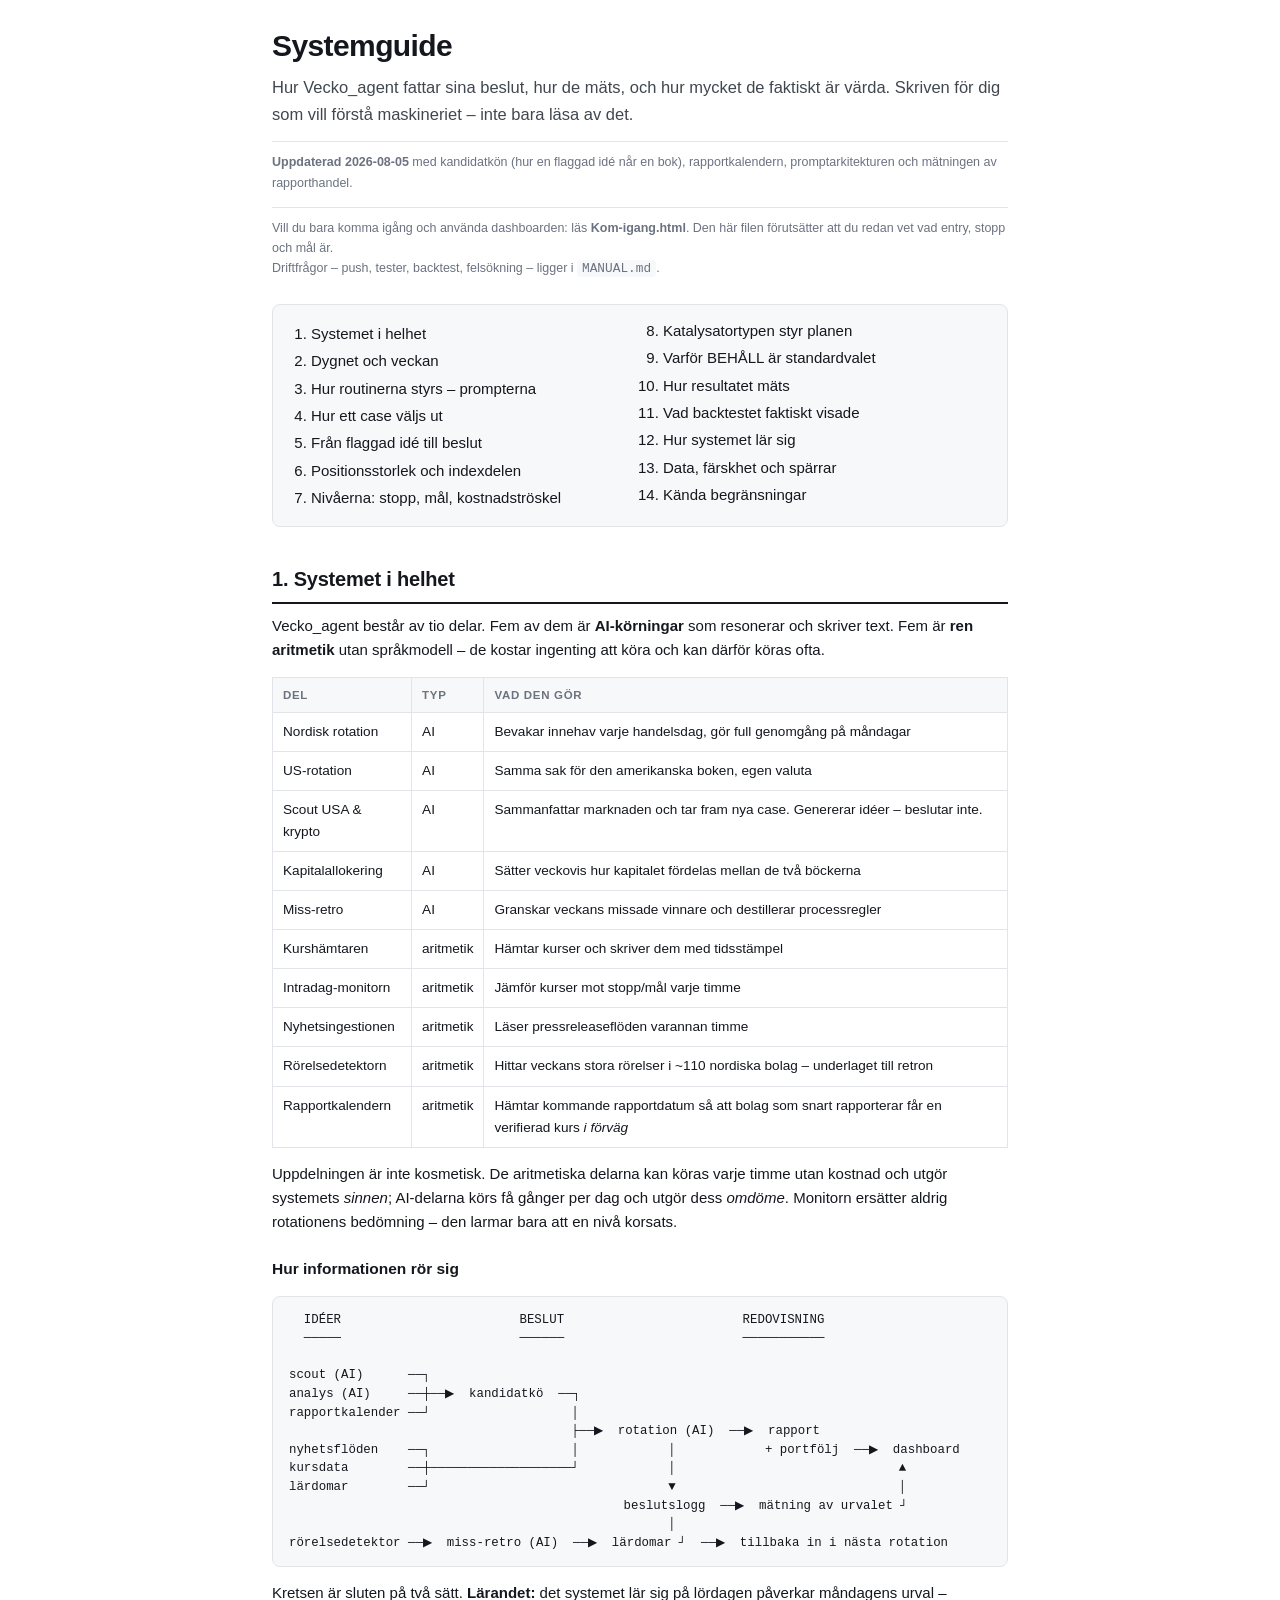
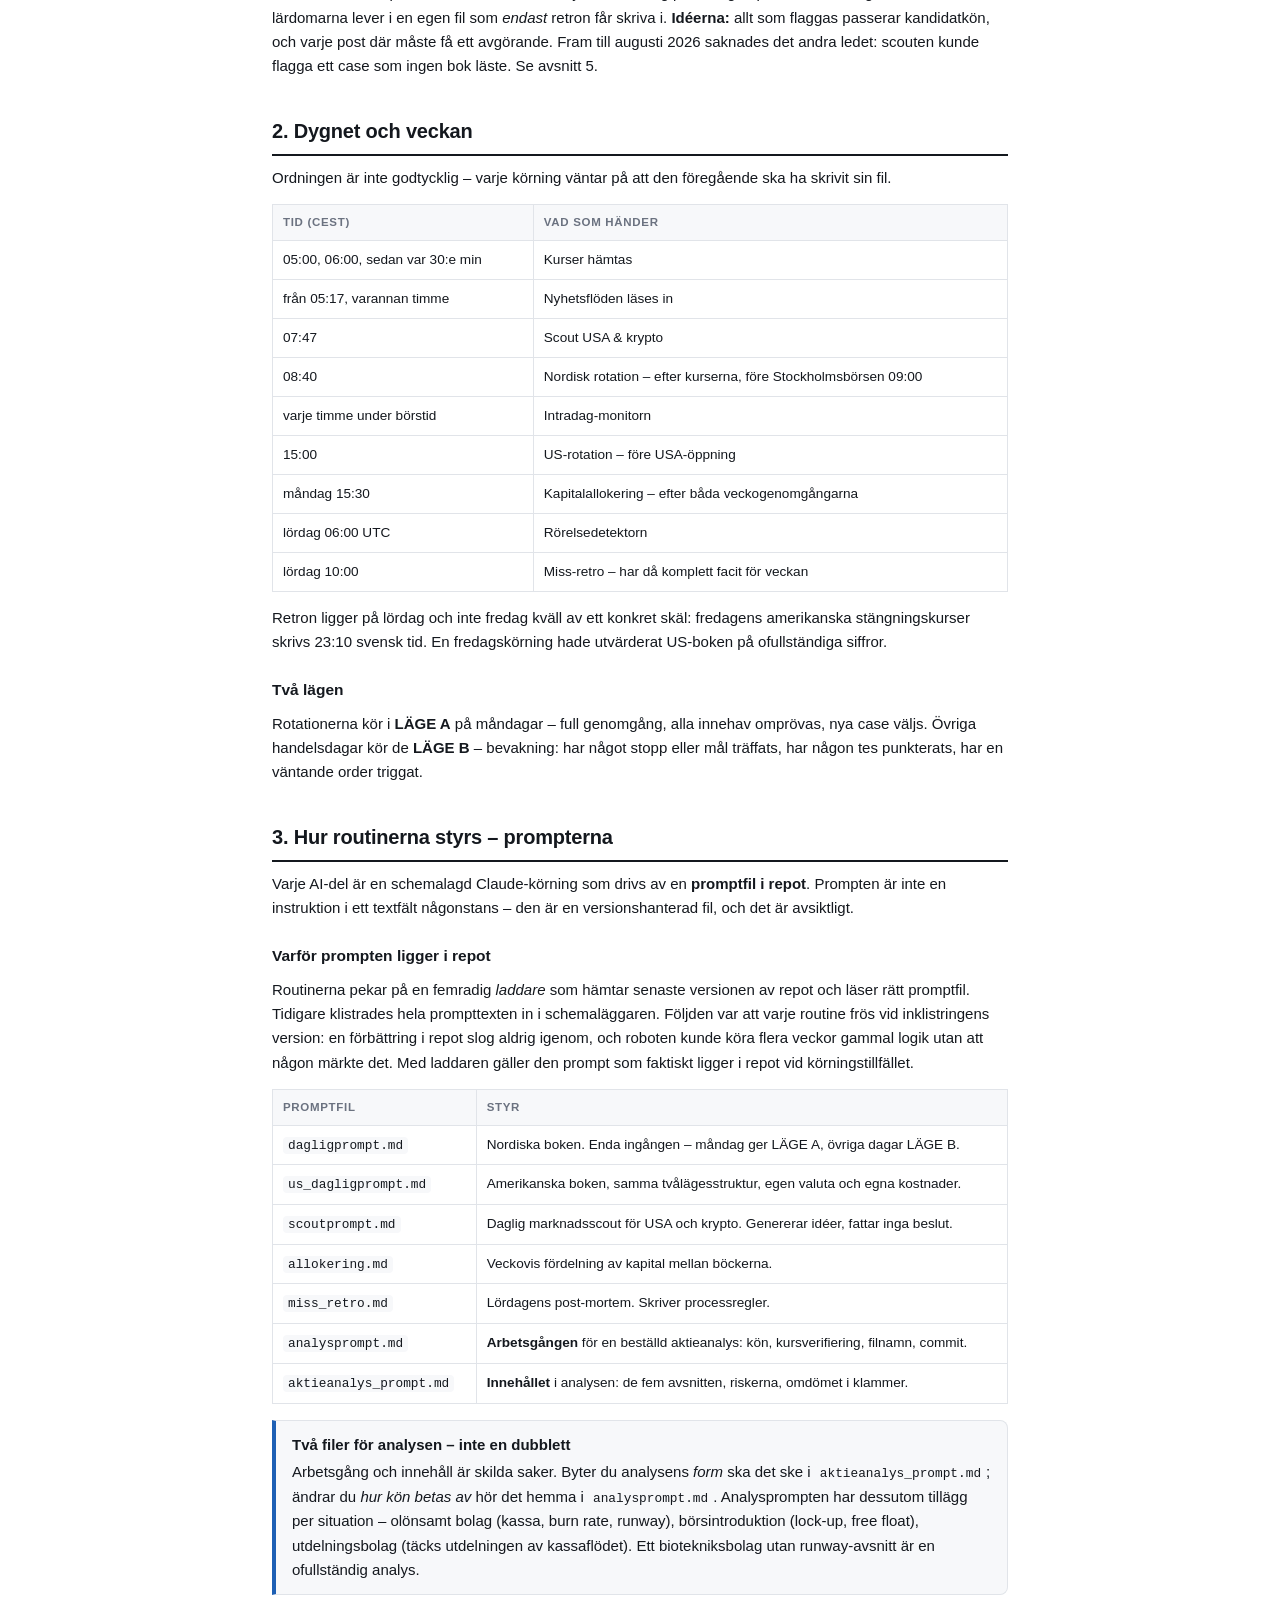
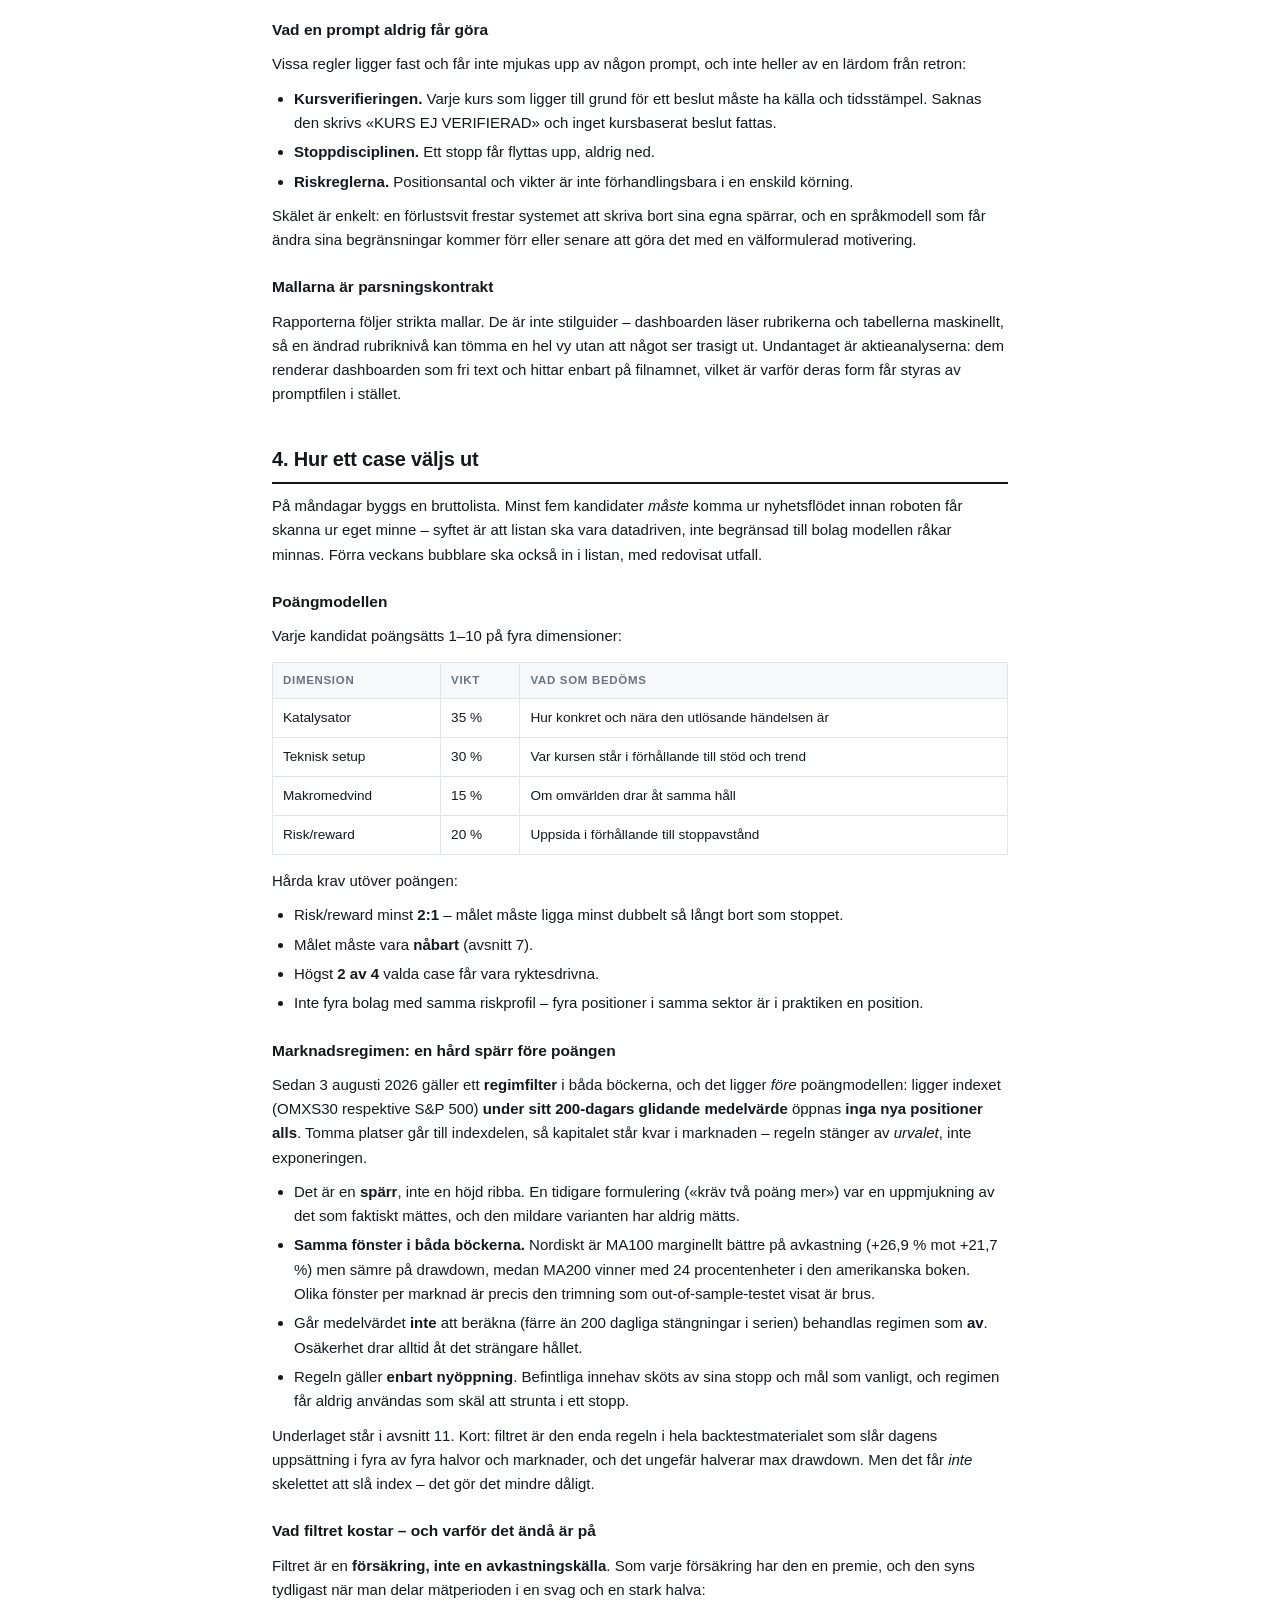
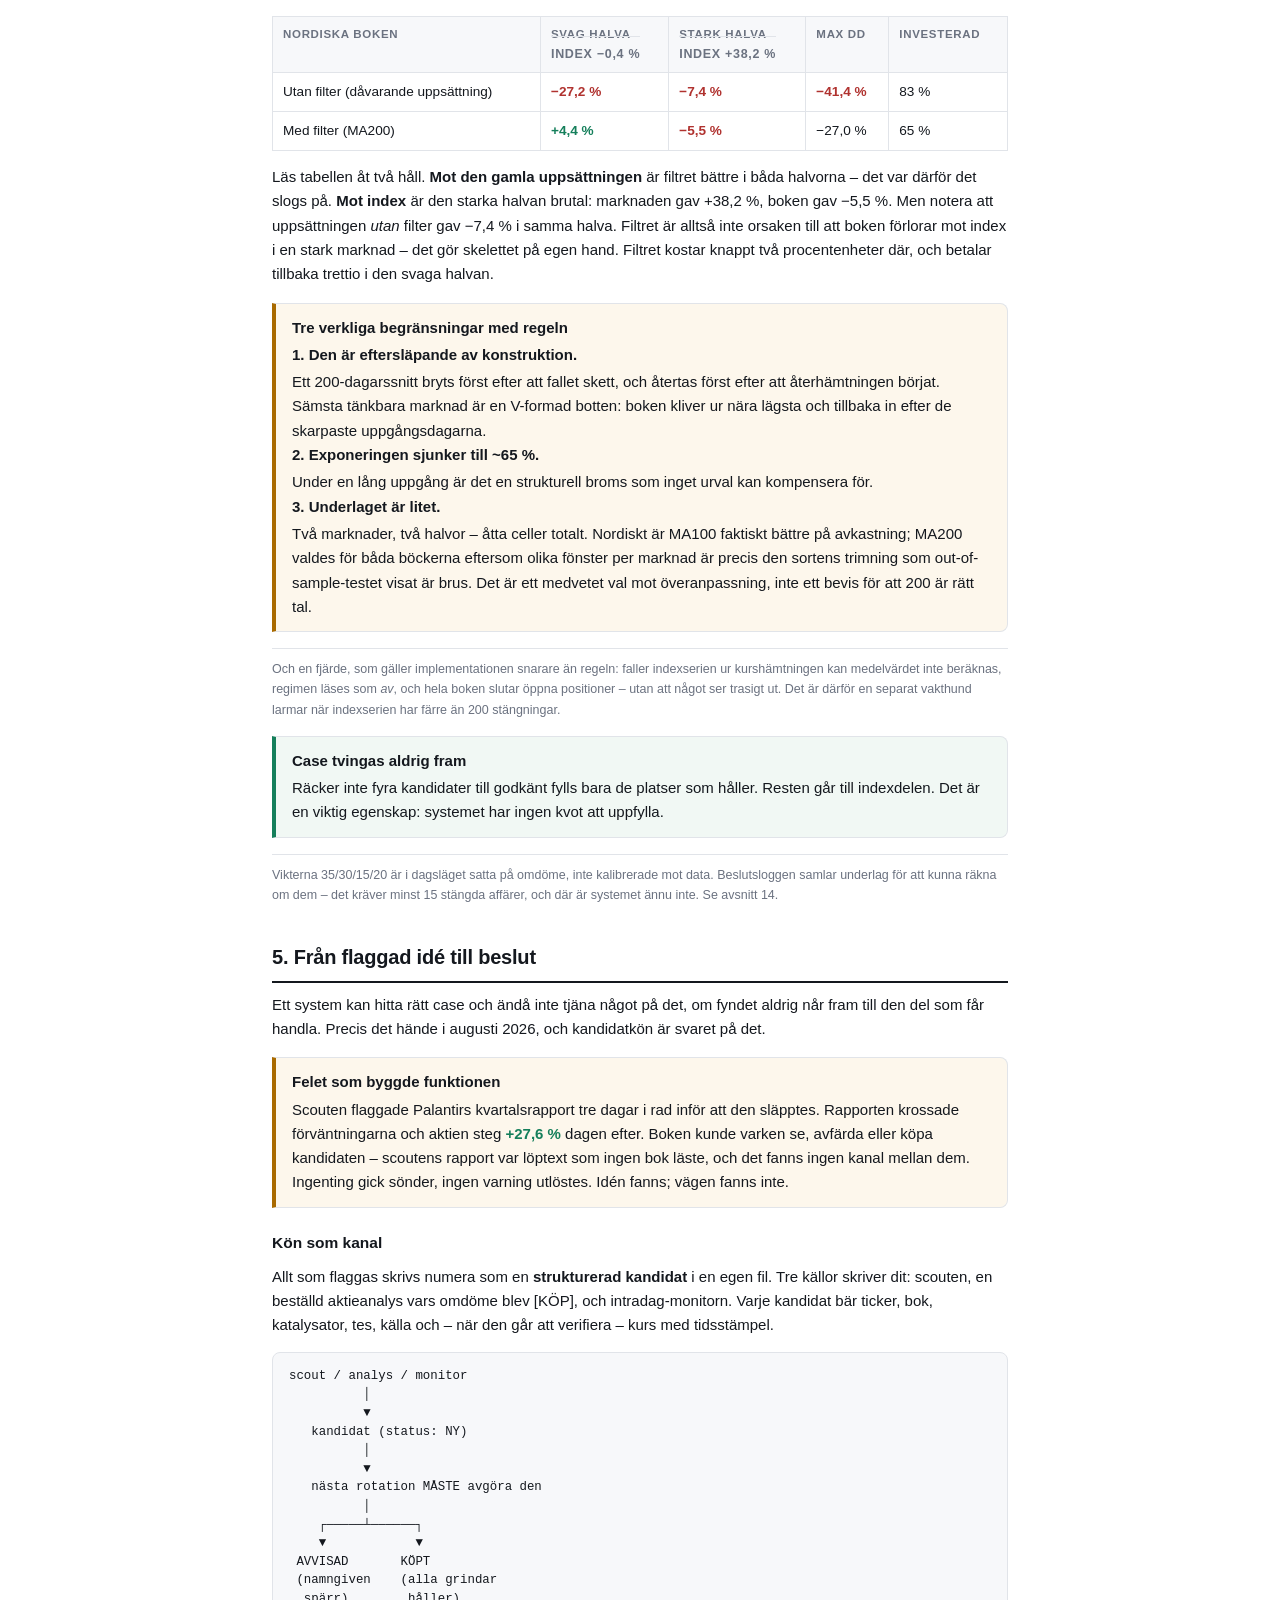
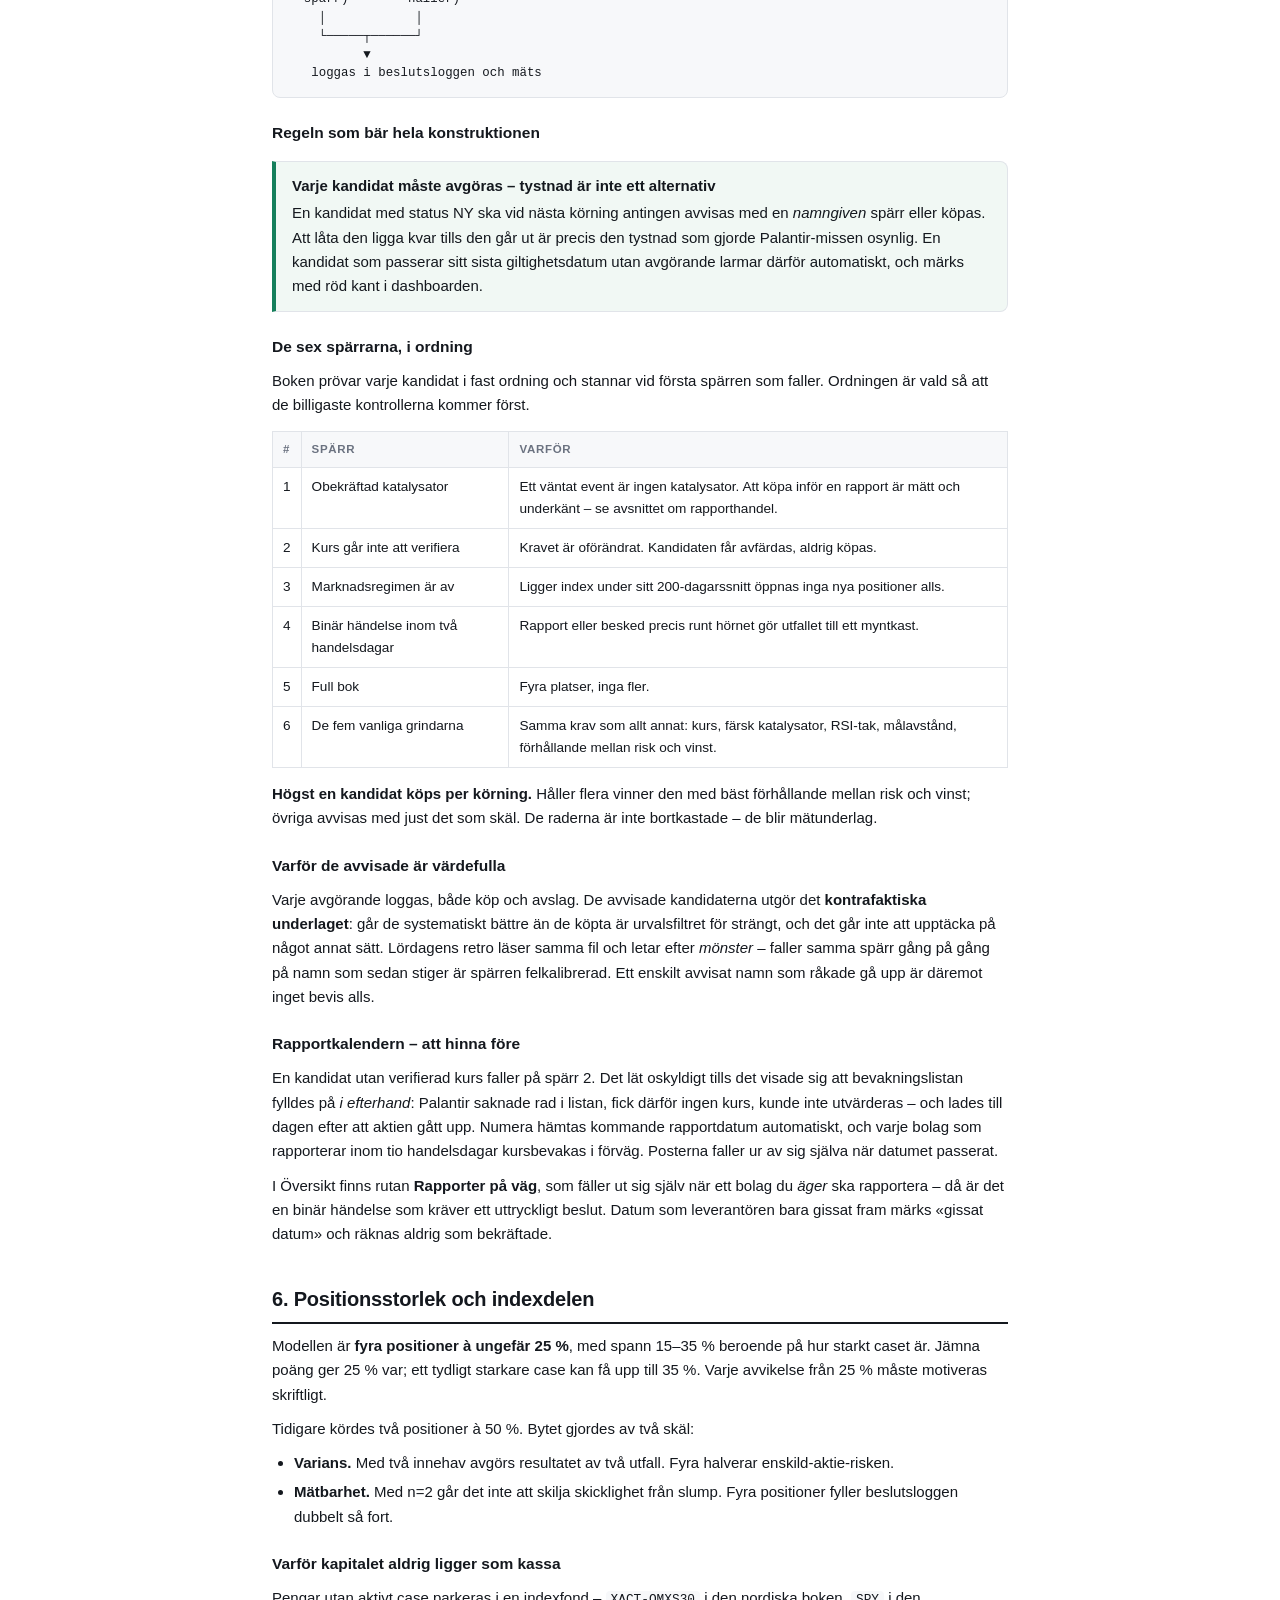
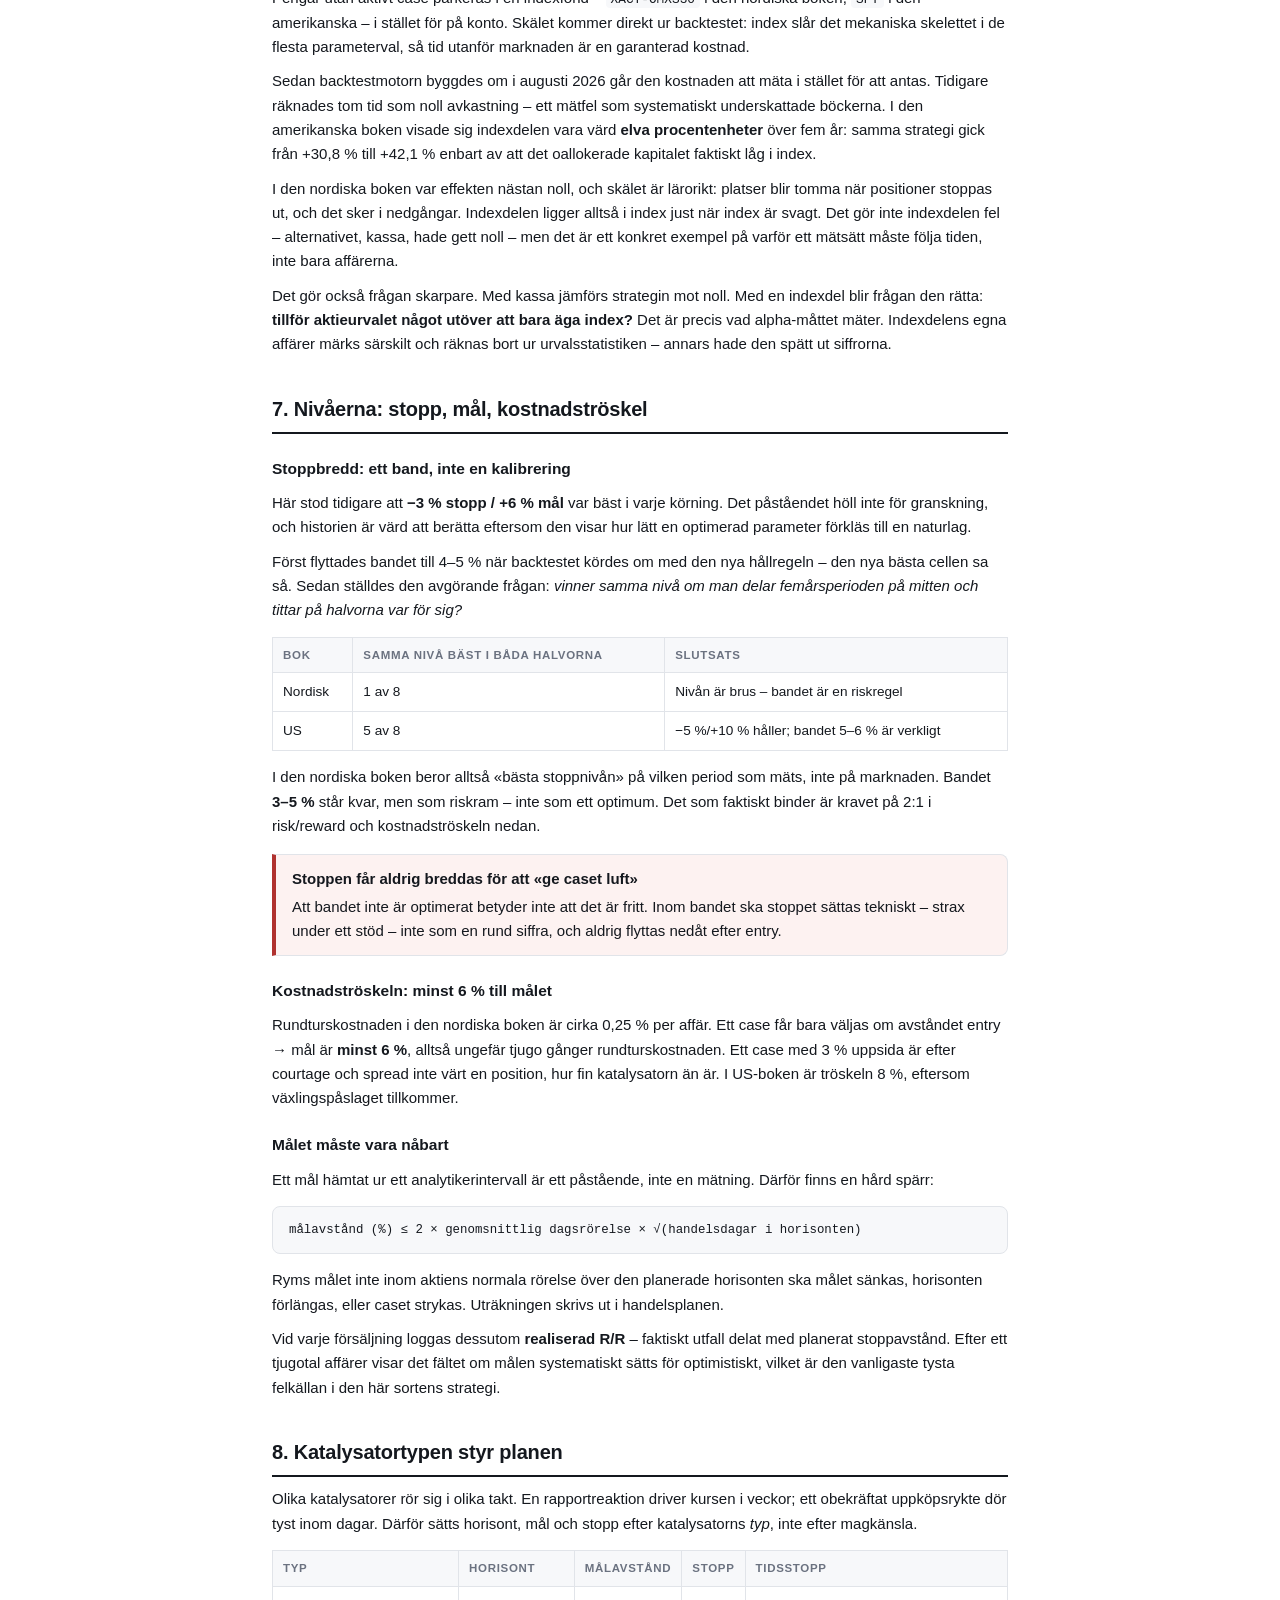
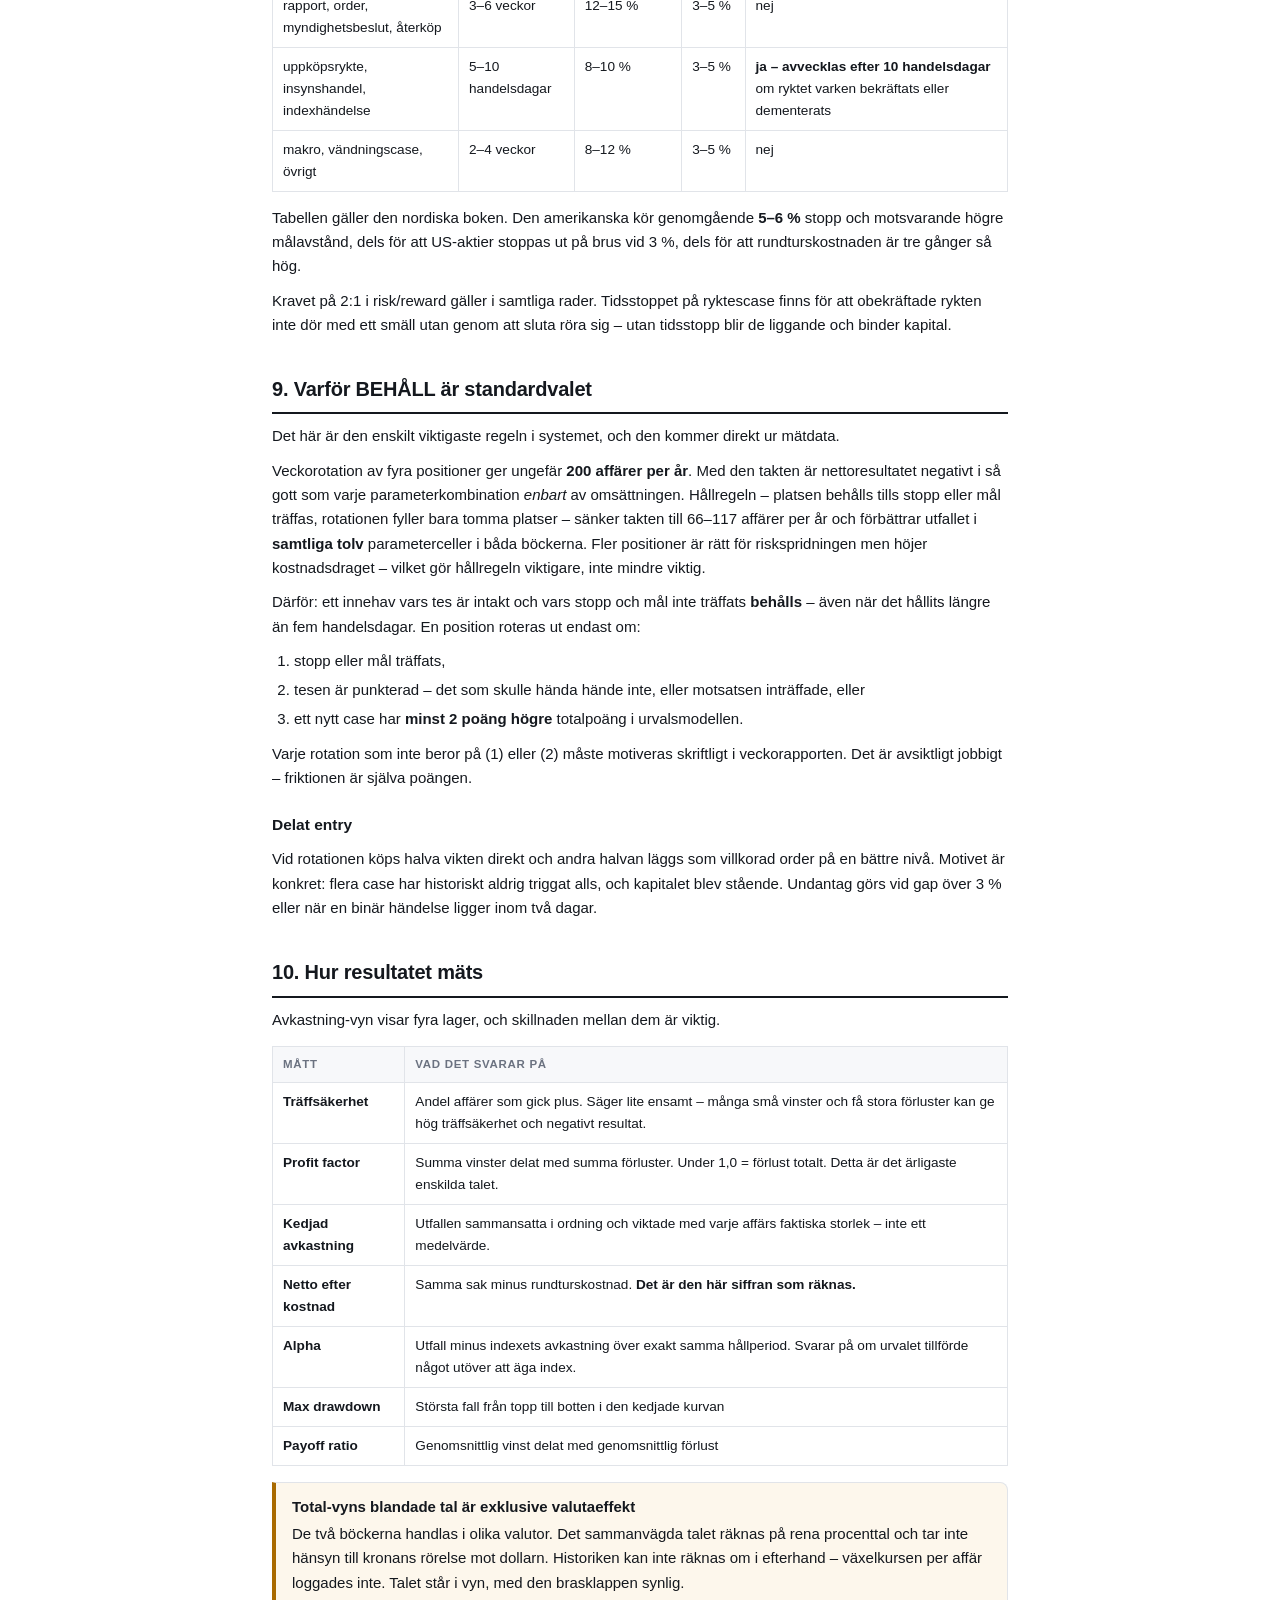
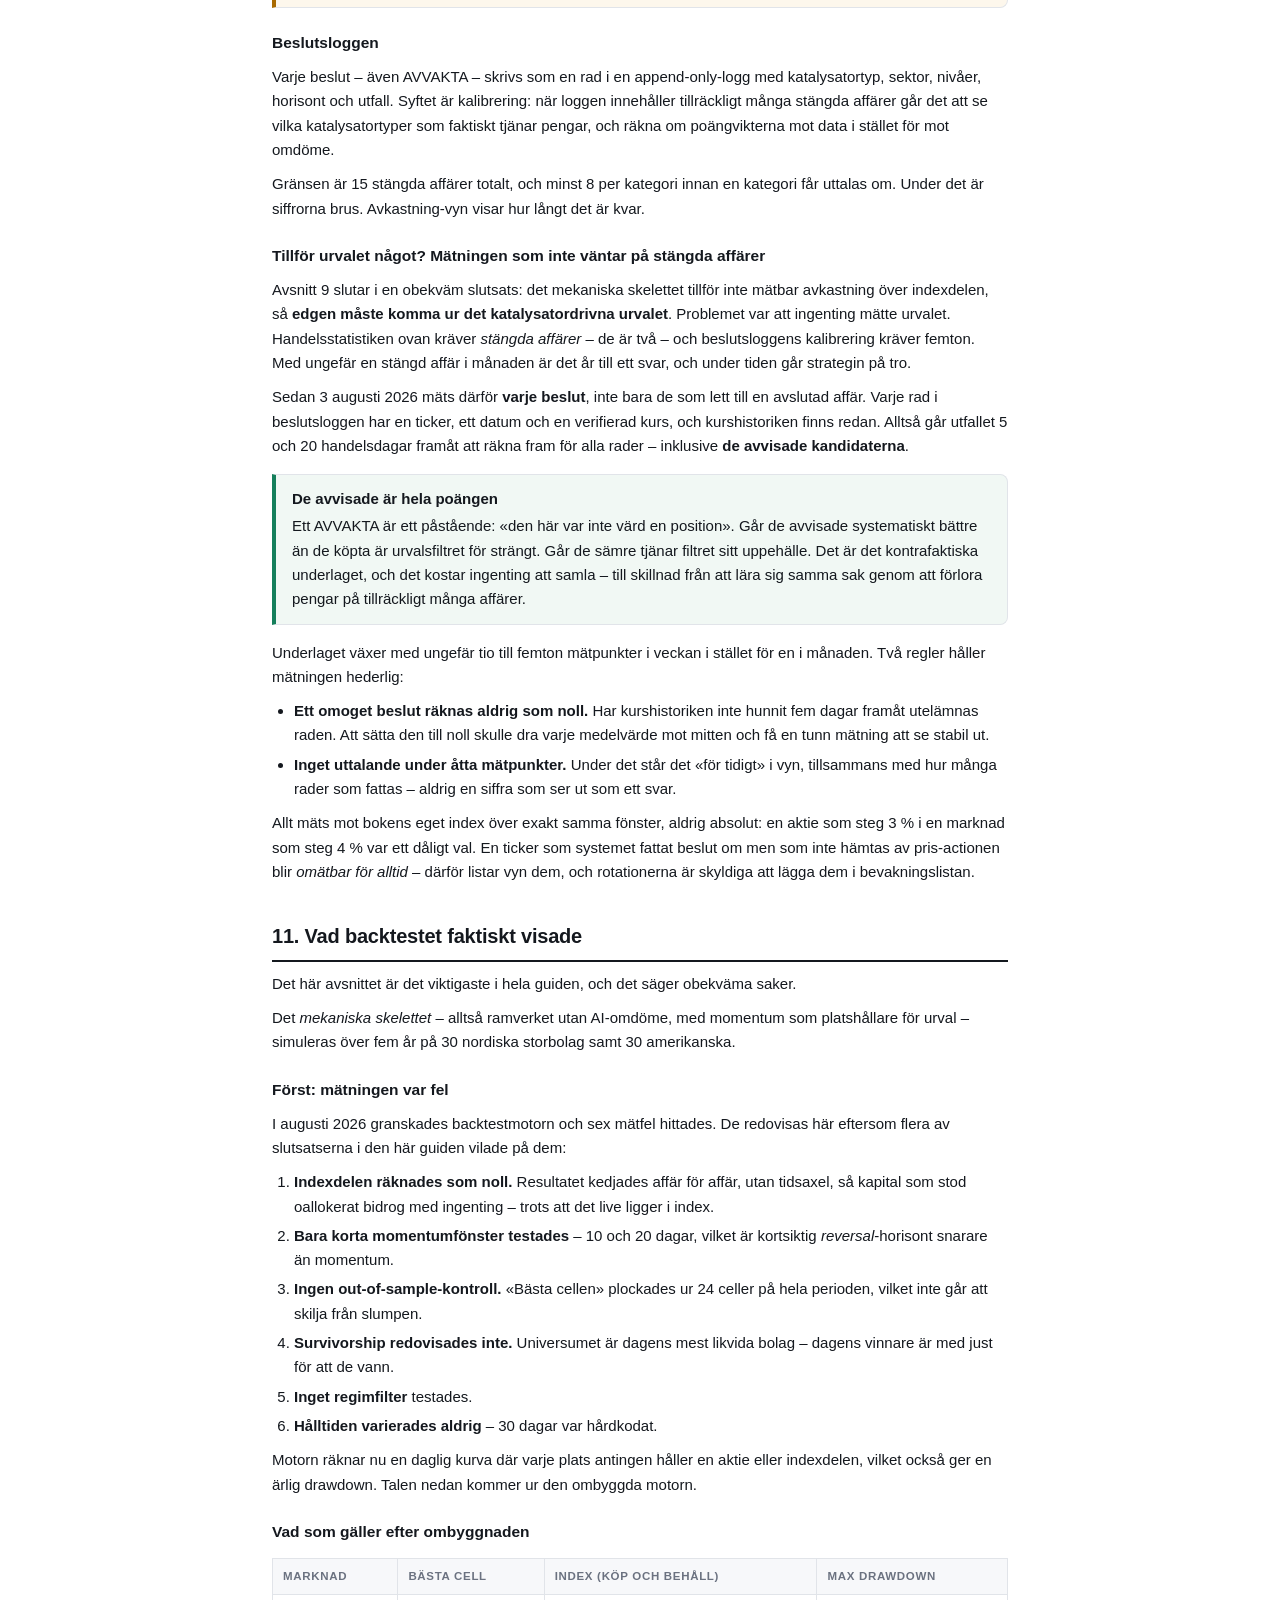
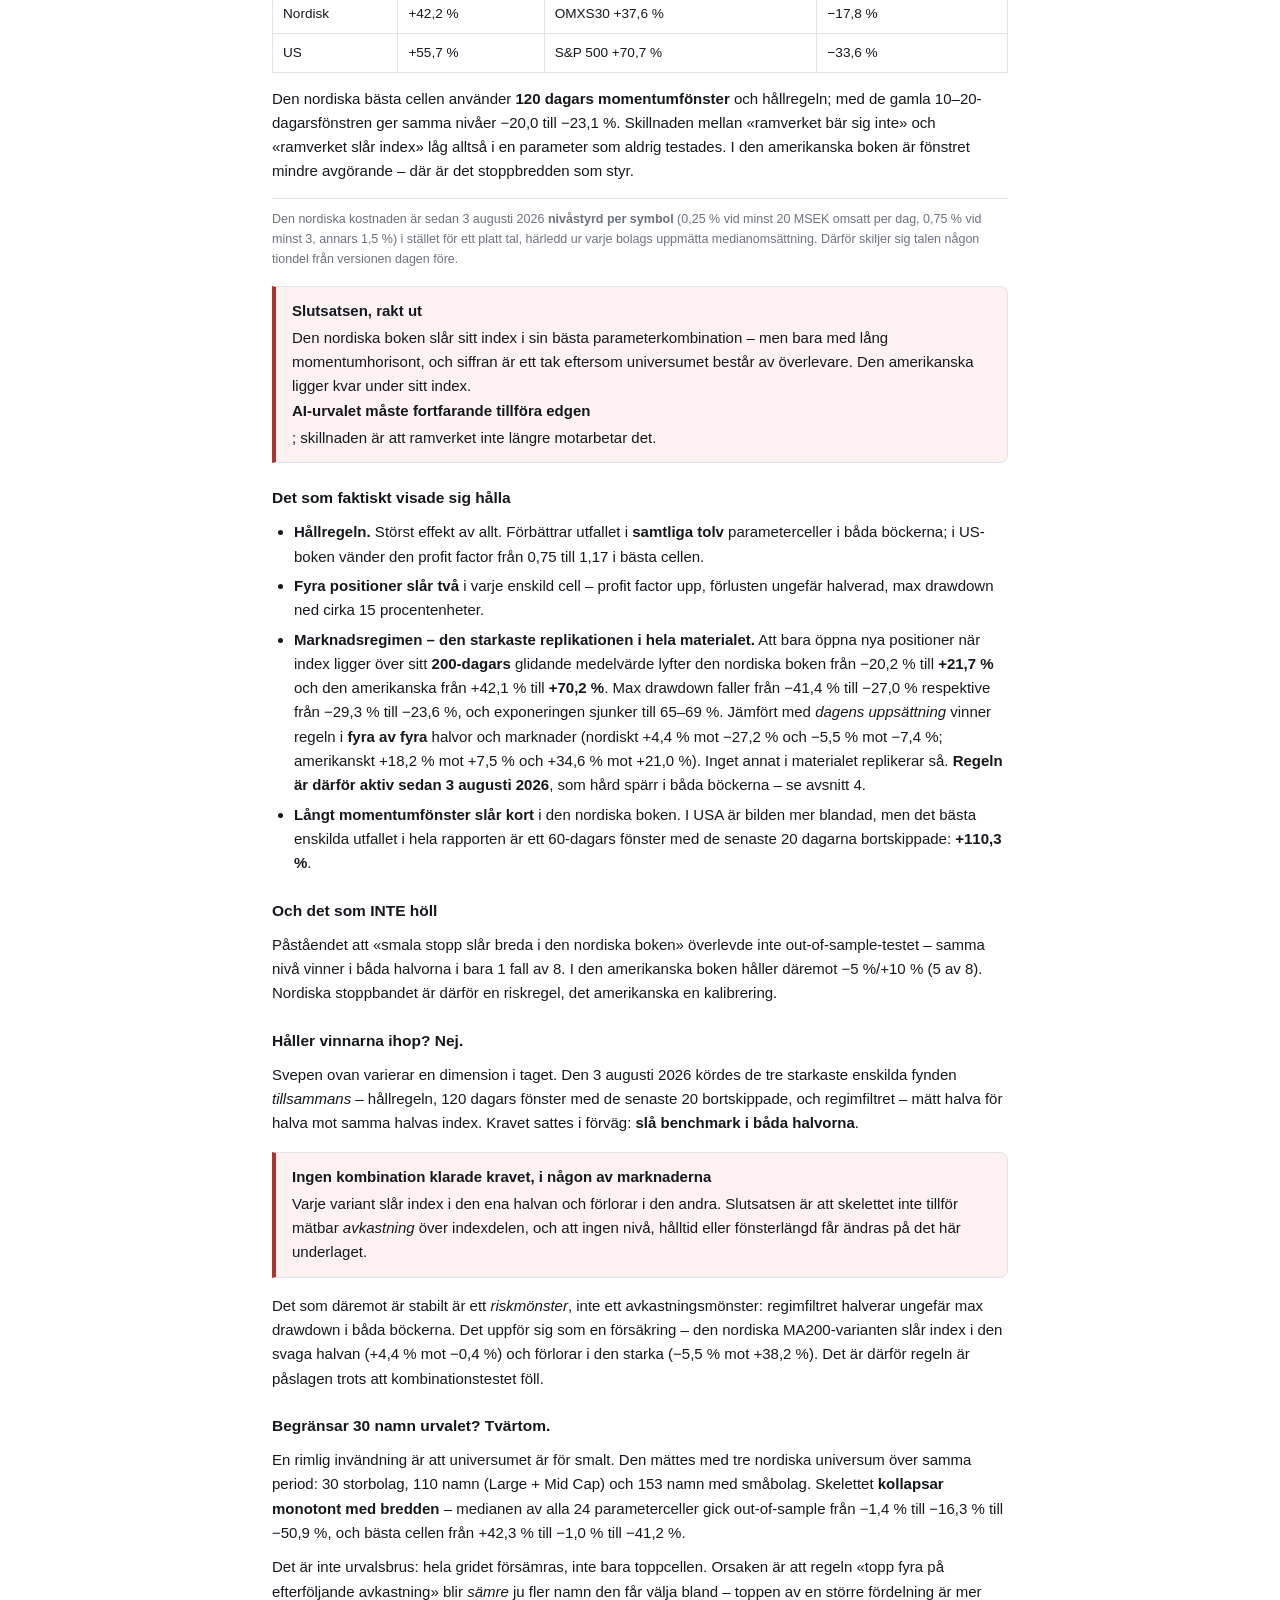
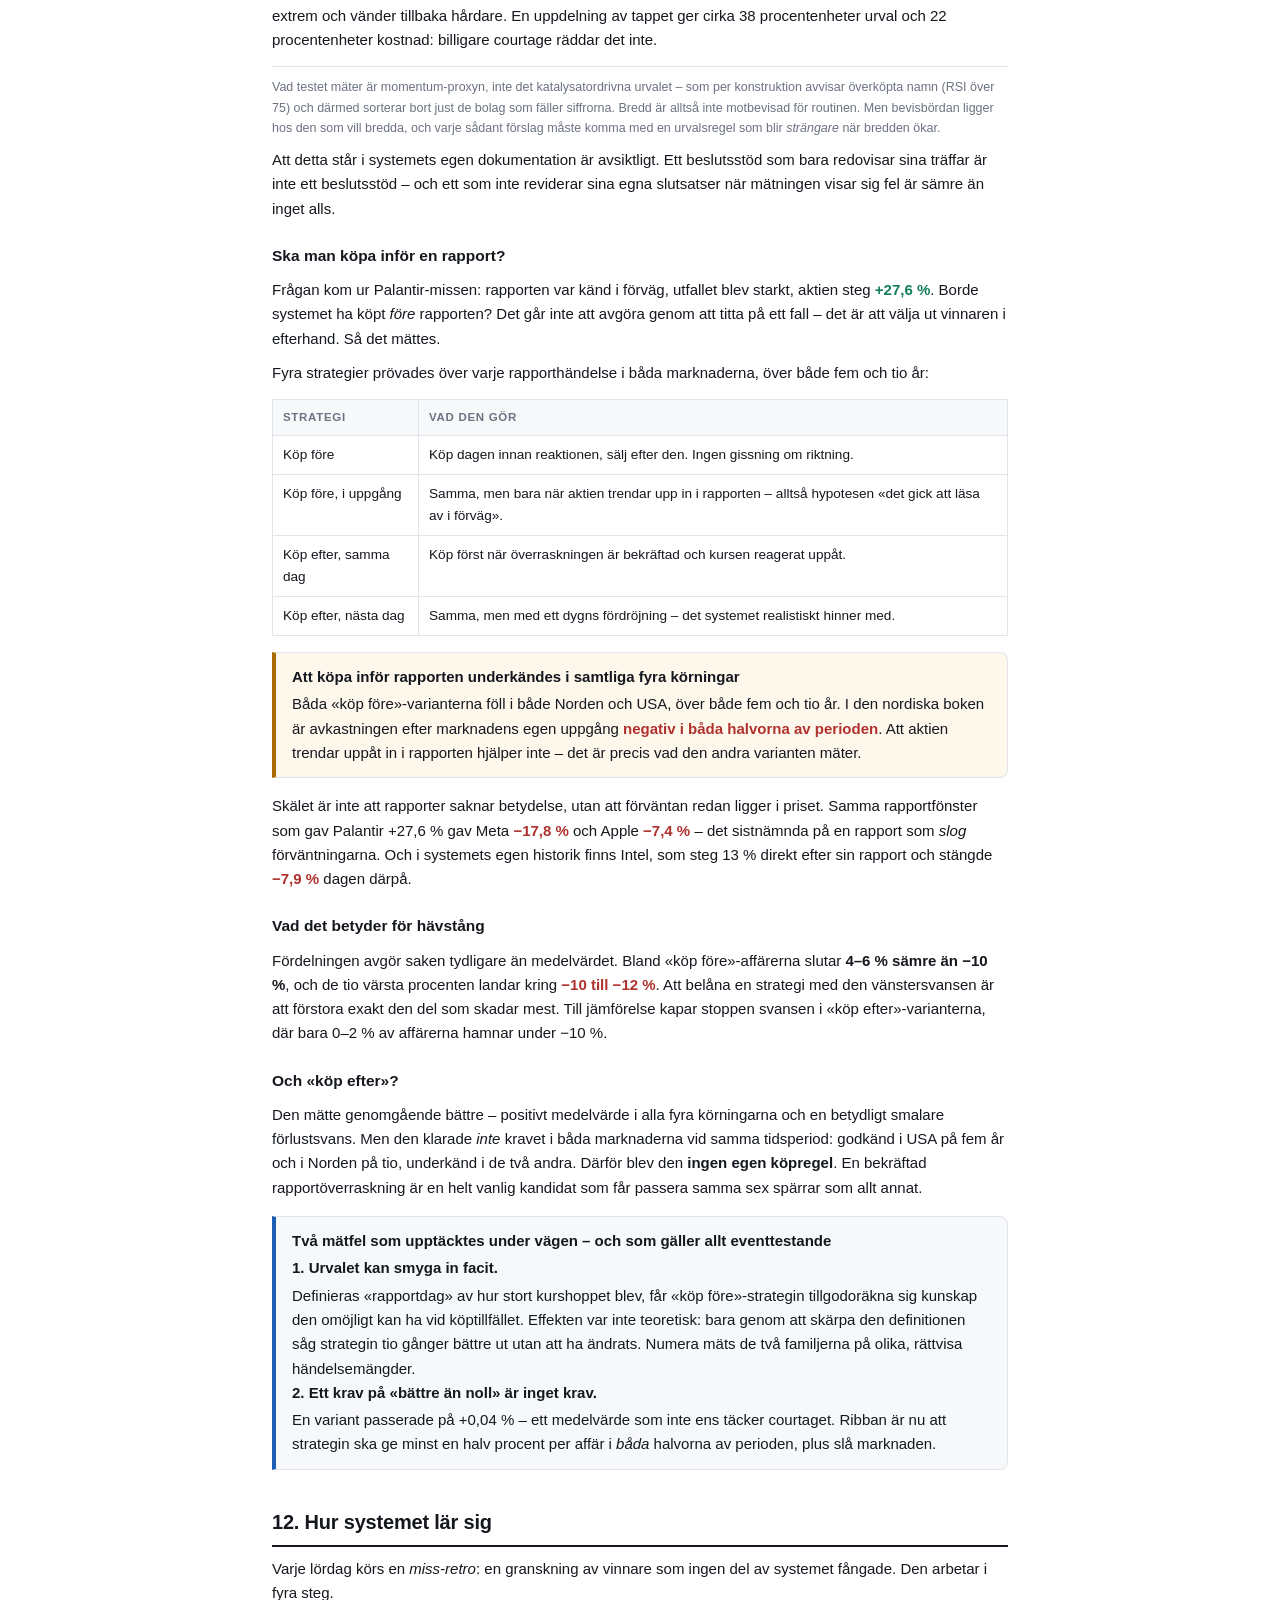
<file: Systemguide.html>
<!DOCTYPE html>
<html lang="sv">
<head>
<meta charset="utf-8" />
<meta name="viewport" content="width=device-width, initial-scale=1" />
<title>Systemguide – Vecko_agent</title>
<link rel="stylesheet" href="assets/manual.css" />
<style>
  /* Systemguiden är tätare satt än Kom igång: bredare sidyta, mindre
     tabelltext och tvåspaltig innehållsförteckning. Raderna nedan skriver
     medvetet över basvärdena i assets/manual.css – de skillnaderna fanns
     redan, men låg gömda i två kopior av hela stilmallen. */
  .page{max-width:780px}
  h2{margin:36px 0 10px}
  h3{margin:22px 0 6px}
  .toc ol{columns:2;column-gap:26px}
  .toc li{break-inside:avoid}
  table{font-size:13.6px}
  th{font-size:11.5px}
  code{font-size:12.8px}

  /* Unikt för Systemguiden. */
  .flow{font-family:"JetBrains Mono",Consolas,monospace;font-size:12.4px;background:var(--wash);
    border:1px solid var(--line);border-radius:8px;padding:14px 16px;margin:14px 0;
    white-space:pre;overflow-x:auto;line-height:1.5}
  .num{font-variant-numeric:tabular-nums}
  .neg{color:var(--red);font-weight:600}
  .pos{color:var(--green);font-weight:600}
</style>
</head>
<body>
<div class="page">

<h1>Systemguide</h1>
<p class="lead">Hur Vecko_agent fattar sina beslut, hur de mäts, och hur mycket de faktiskt är
värda. Skriven för dig som vill förstå maskineriet – inte bara läsa av det.</p>
<p class="meta"><b>Uppdaterad 2026-08-05</b> med kandidatkön (hur en flaggad idé når en bok),
rapportkalendern, promptarkitekturen och mätningen av rapporthandel.</p>
<p class="meta">Vill du bara komma igång och använda dashboarden: läs <b>Kom-igang.html</b>.
Den här filen förutsätter att du redan vet vad entry, stopp och mål är.<br/>
Driftfrågor – push, tester, backtest, felsökning – ligger i <code>MANUAL.md</code>.</p>

<div class="toc">
<ol>
  <li>Systemet i helhet</li>
  <li>Dygnet och veckan</li>
  <li>Hur routinerna styrs – prompterna</li>
  <li>Hur ett case väljs ut</li>
  <li>Från flaggad idé till beslut</li>
  <li>Positionsstorlek och indexdelen</li>
  <li>Nivåerna: stopp, mål, kostnadströskel</li>
  <li>Katalysatortypen styr planen</li>
  <li>Varför BEHÅLL är standardvalet</li>
  <li>Hur resultatet mäts</li>
  <li>Vad backtestet faktiskt visade</li>
  <li>Hur systemet lär sig</li>
  <li>Data, färskhet och spärrar</li>
  <li>Kända begränsningar</li>
</ol>
</div>

<section>
<h2>1. Systemet i helhet</h2>
<p>Vecko_agent består av tio delar. Fem av dem är <b>AI-körningar</b> som resonerar och skriver
text. Fem är <b>ren aritmetik</b> utan språkmodell – de kostar ingenting att köra och kan
därför köras ofta.</p>

<table>
<tr><th>Del</th><th>Typ</th><th>Vad den gör</th></tr>
<tr><td>Nordisk rotation</td><td>AI</td><td>Bevakar innehav varje handelsdag, gör full
genomgång på måndagar</td></tr>
<tr><td>US-rotation</td><td>AI</td><td>Samma sak för den amerikanska boken, egen valuta</td></tr>
<tr><td>Scout USA &amp; krypto</td><td>AI</td><td>Sammanfattar marknaden och tar fram nya case.
Genererar idéer – beslutar inte.</td></tr>
<tr><td>Kapitalallokering</td><td>AI</td><td>Sätter veckovis hur kapitalet fördelas mellan de
två böckerna</td></tr>
<tr><td>Miss-retro</td><td>AI</td><td>Granskar veckans missade vinnare och destillerar
processregler</td></tr>
<tr><td>Kurshämtaren</td><td>aritmetik</td><td>Hämtar kurser och skriver dem med tidsstämpel</td></tr>
<tr><td>Intradag-monitorn</td><td>aritmetik</td><td>Jämför kurser mot stopp/mål varje timme</td></tr>
<tr><td>Nyhetsingestionen</td><td>aritmetik</td><td>Läser pressreleaseflöden varannan timme</td></tr>
<tr><td>Rörelsedetektorn</td><td>aritmetik</td><td>Hittar veckans stora rörelser i ~110 nordiska
bolag – underlaget till retron</td></tr>
<tr><td>Rapportkalendern</td><td>aritmetik</td><td>Hämtar kommande rapportdatum så att bolag som
snart rapporterar får en verifierad kurs <em>i förväg</em></td></tr>
</table>

<p>Uppdelningen är inte kosmetisk. De aritmetiska delarna kan köras varje timme utan kostnad och
utgör systemets <em>sinnen</em>; AI-delarna körs få gånger per dag och utgör dess <em>omdöme</em>.
Monitorn ersätter aldrig rotationens bedömning – den larmar bara att en nivå korsats.</p>

<h3>Hur informationen rör sig</h3>
<div class="flow">  IDÉER                        BESLUT                        REDOVISNING
  ─────                        ──────                        ───────────

scout (AI)      ──┐
analys (AI)     ──┼──▶  kandidatkö  ──┐
rapportkalender ──┘                   │
                                      ├──▶  rotation (AI)  ──▶  rapport
nyhetsflöden    ──┐                   │            │            + portfölj  ──▶  dashboard
kursdata        ──┼───────────────────┘            │                              ▲
lärdomar        ──┘                                ▼                              │
                                             beslutslogg  ──▶  mätning av urvalet ┘
                                                   │
rörelsedetektor ──▶  miss-retro (AI)  ──▶  lärdomar ┘  ──▶  tillbaka in i nästa rotation</div>
<p>Kretsen är sluten på två sätt. <b>Lärandet:</b> det systemet lär sig på lördagen påverkar
måndagens urval – lärdomarna lever i en egen fil som <em>endast</em> retron får skriva i.
<b>Idéerna:</b> allt som flaggas passerar kandidatkön, och varje post där måste få ett
avgörande. Fram till augusti 2026 saknades det andra ledet: scouten kunde flagga ett case
som ingen bok läste. Se avsnitt 5.</p>
</section>

<section>
<h2>2. Dygnet och veckan</h2>
<p>Ordningen är inte godtycklig – varje körning väntar på att den föregående ska ha skrivit
sin fil.</p>
<table>
<tr><th>Tid (CEST)</th><th>Vad som händer</th></tr>
<tr><td>05:00, 06:00, sedan var 30:e min</td><td>Kurser hämtas</td></tr>
<tr><td>från 05:17, varannan timme</td><td>Nyhetsflöden läses in</td></tr>
<tr><td>07:47</td><td>Scout USA &amp; krypto</td></tr>
<tr><td>08:40</td><td>Nordisk rotation – efter kurserna, före Stockholmsbörsen 09:00</td></tr>
<tr><td>varje timme under börstid</td><td>Intradag-monitorn</td></tr>
<tr><td>15:00</td><td>US-rotation – före USA-öppning</td></tr>
<tr><td>måndag 15:30</td><td>Kapitalallokering – efter båda veckogenomgångarna</td></tr>
<tr><td>lördag 06:00 UTC</td><td>Rörelsedetektorn</td></tr>
<tr><td>lördag 10:00</td><td>Miss-retro – har då komplett facit för veckan</td></tr>
</table>
<p>Retron ligger på lördag och inte fredag kväll av ett konkret skäl: fredagens amerikanska
stängningskurser skrivs 23:10 svensk tid. En fredagskörning hade utvärderat US-boken på
ofullständiga siffror.</p>

<h3>Två lägen</h3>
<p>Rotationerna kör i <b>LÄGE A</b> på måndagar – full genomgång, alla innehav omprövas, nya
case väljs. Övriga handelsdagar kör de <b>LÄGE B</b> – bevakning: har något stopp eller mål
träffats, har någon tes punkterats, har en väntande order triggat.</p>
</section>

<section>
<h2>3. Hur routinerna styrs – prompterna</h2>
<p>Varje AI-del är en schemalagd Claude-körning som drivs av en <b>promptfil i repot</b>. Prompten
är inte en instruktion i ett textfält någonstans – den är en versionshanterad fil, och det är
avsiktligt.</p>

<h3>Varför prompten ligger i repot</h3>
<p>Routinerna pekar på en femradig <em>laddare</em> som hämtar senaste versionen av repot och läser
rätt promptfil. Tidigare klistrades hela prompttexten in i schemaläggaren. Följden var att varje
routine frös vid inklistringens version: en förbättring i repot slog aldrig igenom, och roboten
kunde köra flera veckor gammal logik utan att någon märkte det. Med laddaren gäller den prompt som
faktiskt ligger i repot vid körningstillfället.</p>

<table>
<tr><th>Promptfil</th><th>Styr</th></tr>
<tr><td><code>dagligprompt.md</code></td><td>Nordiska boken. Enda ingången – måndag ger LÄGE A,
övriga dagar LÄGE B.</td></tr>
<tr><td><code>us_dagligprompt.md</code></td><td>Amerikanska boken, samma tvålägesstruktur, egen
valuta och egna kostnader.</td></tr>
<tr><td><code>scoutprompt.md</code></td><td>Daglig marknadsscout för USA och krypto. Genererar
idéer, fattar inga beslut.</td></tr>
<tr><td><code>allokering.md</code></td><td>Veckovis fördelning av kapital mellan böckerna.</td></tr>
<tr><td><code>miss_retro.md</code></td><td>Lördagens post-mortem. Skriver processregler.</td></tr>
<tr><td><code>analysprompt.md</code></td><td><b>Arbetsgången</b> för en beställd aktieanalys: kön,
kursverifiering, filnamn, commit.</td></tr>
<tr><td><code>aktieanalys_prompt.md</code></td><td><b>Innehållet</b> i analysen: de fem avsnitten,
riskerna, omdömet i klammer.</td></tr>
</table>

<div class="box">
<b>Två filer för analysen – inte en dubblett</b>
Arbetsgång och innehåll är skilda saker. Byter du analysens <em>form</em> ska det ske i
<code>aktieanalys_prompt.md</code>; ändrar du <em>hur kön betas av</em> hör det hemma i
<code>analysprompt.md</code>. Analysprompten har dessutom tillägg per situation – olönsamt bolag
(kassa, burn rate, runway), börsintroduktion (lock-up, free float), utdelningsbolag (täcks
utdelningen av kassaflödet). Ett biotekniksbolag utan runway-avsnitt är en ofullständig analys.
</div>

<h3>Vad en prompt aldrig får göra</h3>
<p>Vissa regler ligger fast och får inte mjukas upp av någon prompt, och inte heller av en lärdom
från retron:</p>
<ul>
<li><b>Kursverifieringen.</b> Varje kurs som ligger till grund för ett beslut måste ha källa och
tidsstämpel. Saknas den skrivs «KURS EJ VERIFIERAD» och inget kursbaserat beslut fattas.</li>
<li><b>Stoppdisciplinen.</b> Ett stopp får flyttas upp, aldrig ned.</li>
<li><b>Riskreglerna.</b> Positionsantal och vikter är inte förhandlingsbara i en enskild körning.</li>
</ul>
<p>Skälet är enkelt: en förlustsvit frestar systemet att skriva bort sina egna spärrar, och en
språkmodell som får ändra sina begränsningar kommer förr eller senare att göra det med en
välformulerad motivering.</p>

<h3>Mallarna är parsningskontrakt</h3>
<p>Rapporterna följer strikta mallar. De är inte stilguider – dashboarden läser rubrikerna och
tabellerna maskinellt, så en ändrad rubriknivå kan tömma en hel vy utan att något ser trasigt ut.
Undantaget är aktieanalyserna: dem renderar dashboarden som fri text och hittar enbart på
filnamnet, vilket är varför deras form får styras av promptfilen i stället.</p>
</section>

<section>
<h2>4. Hur ett case väljs ut</h2>
<p>På måndagar byggs en bruttolista. Minst fem kandidater <em>måste</em> komma ur nyhetsflödet
innan roboten får skanna ur eget minne – syftet är att listan ska vara datadriven, inte
begränsad till bolag modellen råkar minnas. Förra veckans bubblare ska också in i listan, med
redovisat utfall.</p>

<h3>Poängmodellen</h3>
<p>Varje kandidat poängsätts 1–10 på fyra dimensioner:</p>
<table>
<tr><th>Dimension</th><th>Vikt</th><th>Vad som bedöms</th></tr>
<tr><td>Katalysator</td><td class="num">35 %</td><td>Hur konkret och nära den utlösande händelsen är</td></tr>
<tr><td>Teknisk setup</td><td class="num">30 %</td><td>Var kursen står i förhållande till stöd och trend</td></tr>
<tr><td>Makromedvind</td><td class="num">15 %</td><td>Om omvärlden drar åt samma håll</td></tr>
<tr><td>Risk/reward</td><td class="num">20 %</td><td>Uppsida i förhållande till stoppavstånd</td></tr>
</table>

<p>Hårda krav utöver poängen:</p>
<ul>
  <li>Risk/reward minst <b>2:1</b> – målet måste ligga minst dubbelt så långt bort som stoppet.</li>
  <li>Målet måste vara <b>nåbart</b> (avsnitt 7).</li>
  <li>Högst <b>2 av 4</b> valda case får vara ryktesdrivna.</li>
  <li>Inte fyra bolag med samma riskprofil – fyra positioner i samma sektor är i praktiken en position.</li>
</ul>

<h3>Marknadsregimen: en hård spärr före poängen</h3>
<p>Sedan 3 augusti 2026 gäller ett <b>regimfilter</b> i båda böckerna, och det ligger <em>före</em>
poängmodellen: ligger indexet (OMXS30 respektive S&amp;P 500) <b>under sitt 200-dagars glidande
medelvärde</b> öppnas <b>inga nya positioner alls</b>. Tomma platser går till indexdelen, så
kapitalet står kvar i marknaden – regeln stänger av <em>urvalet</em>, inte exponeringen.</p>
<ul>
  <li>Det är en <b>spärr</b>, inte en höjd ribba. En tidigare formulering («kräv två poäng mer»)
  var en uppmjukning av det som faktiskt mättes, och den mildare varianten har aldrig mätts.</li>
  <li><b>Samma fönster i båda böckerna.</b> Nordiskt är MA100 marginellt bättre på avkastning
  (+26,9 % mot +21,7 %) men sämre på drawdown, medan MA200 vinner med 24 procentenheter i den
  amerikanska boken. Olika fönster per marknad är precis den trimning som out-of-sample-testet
  visat är brus.</li>
  <li>Går medelvärdet <b>inte</b> att beräkna (färre än 200 dagliga stängningar i serien) behandlas
  regimen som <b>av</b>. Osäkerhet drar alltid åt det strängare hållet.</li>
  <li>Regeln gäller <b>enbart nyöppning</b>. Befintliga innehav sköts av sina stopp och mål som
  vanligt, och regimen får aldrig användas som skäl att strunta i ett stopp.</li>
</ul>
<p>Underlaget står i avsnitt 11. Kort: filtret är den enda regeln i hela backtestmaterialet som slår
dagens uppsättning i fyra av fyra halvor och marknader, och det ungefär halverar max drawdown.
Men det får <em>inte</em> skelettet att slå index – det gör det mindre dåligt.</p>

<h3>Vad filtret kostar – och varför det ändå är på</h3>
<p>Filtret är en <b>försäkring, inte en avkastningskälla</b>. Som varje försäkring har den en
premie, och den syns tydligast när man delar mätperioden i en svag och en stark halva:</p>
<table>
<tr><th>Nordiska boken</th><th>Svag halva<br/><span class="meta">index −0,4 %</span></th>
<th>Stark halva<br/><span class="meta">index +38,2 %</span></th><th>Max&nbsp;DD</th><th>Investerad</th></tr>
<tr><td>Utan filter (dåvarande uppsättning)</td><td class="neg">−27,2 %</td><td class="neg">−7,4 %</td>
<td class="neg">−41,4 %</td><td>83 %</td></tr>
<tr><td>Med filter (MA200)</td><td class="pos">+4,4 %</td><td class="neg">−5,5 %</td>
<td>−27,0 %</td><td>65 %</td></tr>
</table>
<p>Läs tabellen åt två håll. <b>Mot den gamla uppsättningen</b> är filtret bättre i båda halvorna –
det var därför det slogs på. <b>Mot index</b> är den starka halvan brutal: marknaden gav +38,2 %,
boken gav −5,5 %. Men notera att uppsättningen <em>utan</em> filter gav −7,4 % i samma halva.
Filtret är alltså inte orsaken till att boken förlorar mot index i en stark marknad – det gör
skelettet på egen hand. Filtret kostar knappt två procentenheter där, och betalar tillbaka
trettio i den svaga halvan.</p>

<div class="box box--warn">
<b>Tre verkliga begränsningar med regeln</b>
<b>1. Den är eftersläpande av konstruktion.</b> Ett 200-dagarssnitt bryts först efter att fallet
skett, och återtas först efter att återhämtningen börjat. Sämsta tänkbara marknad är en V-formad
botten: boken kliver ur nära lägsta och tillbaka in efter de skarpaste uppgångsdagarna.
<b>2. Exponeringen sjunker till ~65 %.</b> Under en lång uppgång är det en strukturell broms som
inget urval kan kompensera för.
<b>3. Underlaget är litet.</b> Två marknader, två halvor – åtta celler totalt. Nordiskt är MA100
faktiskt bättre på avkastning; MA200 valdes för båda böckerna eftersom olika fönster per marknad
är precis den sortens trimning som out-of-sample-testet visat är brus. Det är ett medvetet val
mot överanpassning, inte ett bevis för att 200 är rätt tal.
</div>

<p class="meta">Och en fjärde, som gäller implementationen snarare än regeln: faller indexserien ur
kurshämtningen kan medelvärdet inte beräknas, regimen läses som <em>av</em>, och hela boken slutar
öppna positioner – utan att något ser trasigt ut. Det är därför en separat vakthund larmar när
indexserien har färre än 200 stängningar.</p>

<div class="box box--ok">
<b>Case tvingas aldrig fram</b>
Räcker inte fyra kandidater till godkänt fylls bara de platser som håller. Resten går till
indexdelen. Det är en viktig egenskap: systemet har ingen kvot att uppfylla.
</div>
<p class="meta">Vikterna 35/30/15/20 är i dagsläget satta på omdöme, inte kalibrerade mot data.
Beslutsloggen samlar underlag för att kunna räkna om dem – det kräver minst 15 stängda affärer,
och där är systemet ännu inte. Se avsnitt 14.</p>
</section>

<section>
<h2>5. Från flaggad idé till beslut</h2>
<p>Ett system kan hitta rätt case och ändå inte tjäna något på det, om fyndet aldrig når fram till
den del som får handla. Precis det hände i augusti 2026, och kandidatkön är svaret på det.</p>

<div class="box box--warn">
<b>Felet som byggde funktionen</b>
Scouten flaggade Palantirs kvartalsrapport tre dagar i rad inför att den släpptes. Rapporten
krossade förväntningarna och aktien steg <span class="pos">+27,6 %</span> dagen efter. Boken
kunde varken se, avfärda eller köpa kandidaten – scoutens rapport var löptext som ingen bok
läste, och det fanns ingen kanal mellan dem. Ingenting gick sönder, ingen varning utlöstes.
Idén fanns; vägen fanns inte.
</div>

<h3>Kön som kanal</h3>
<p>Allt som flaggas skrivs numera som en <b>strukturerad kandidat</b> i en egen fil. Tre källor
skriver dit: scouten, en beställd aktieanalys vars omdöme blev <span class="num">[KÖP]</span>,
och intradag-monitorn. Varje kandidat bär ticker, bok, katalysator, tes, källa och – när den går
att verifiera – kurs med tidsstämpel.</p>

<div class="flow">scout / analys / monitor
          │
          ▼
   kandidat (status: NY)
          │
          ▼
   nästa rotation MÅSTE avgöra den
          │
    ┌─────┴──────┐
    ▼            ▼
 AVVISAD       KÖPT
 (namngiven    (alla grindar
  spärr)        håller)
    │            │
    └─────┬──────┘
          ▼
   loggas i beslutsloggen och mäts</div>

<h3>Regeln som bär hela konstruktionen</h3>
<div class="box box--ok">
<b>Varje kandidat måste avgöras – tystnad är inte ett alternativ</b>
En kandidat med status NY ska vid nästa körning antingen avvisas med en <em>namngiven</em> spärr
eller köpas. Att låta den ligga kvar tills den går ut är precis den tystnad som gjorde
Palantir-missen osynlig. En kandidat som passerar sitt sista giltighetsdatum utan avgörande
larmar därför automatiskt, och märks med röd kant i dashboarden.
</div>

<h3>De sex spärrarna, i ordning</h3>
<p>Boken prövar varje kandidat i fast ordning och stannar vid första spärren som faller. Ordningen
är vald så att de billigaste kontrollerna kommer först.</p>
<table>
<tr><th>#</th><th>Spärr</th><th>Varför</th></tr>
<tr><td>1</td><td>Obekräftad katalysator</td><td>Ett väntat event är ingen katalysator. Att köpa
inför en rapport är mätt och underkänt – se avsnittet om rapporthandel.</td></tr>
<tr><td>2</td><td>Kurs går inte att verifiera</td><td>Kravet är oförändrat. Kandidaten får
avfärdas, aldrig köpas.</td></tr>
<tr><td>3</td><td>Marknadsregimen är av</td><td>Ligger index under sitt 200-dagarssnitt öppnas inga
nya positioner alls.</td></tr>
<tr><td>4</td><td>Binär händelse inom två handelsdagar</td><td>Rapport eller besked precis runt
hörnet gör utfallet till ett myntkast.</td></tr>
<tr><td>5</td><td>Full bok</td><td>Fyra platser, inga fler.</td></tr>
<tr><td>6</td><td>De fem vanliga grindarna</td><td>Samma krav som allt annat: kurs, färsk
katalysator, RSI-tak, målavstånd, förhållande mellan risk och vinst.</td></tr>
</table>

<p><b>Högst en kandidat köps per körning.</b> Håller flera vinner den med bäst förhållande mellan
risk och vinst; övriga avvisas med just det som skäl. De raderna är inte bortkastade – de blir
mätunderlag.</p>

<h3>Varför de avvisade är värdefulla</h3>
<p>Varje avgörande loggas, både köp och avslag. De avvisade kandidaterna utgör det
<b>kontrafaktiska underlaget</b>: går de systematiskt bättre än de köpta är urvalsfiltret för
strängt, och det går inte att upptäcka på något annat sätt. Lördagens retro läser samma fil och
letar efter <em>mönster</em> – faller samma spärr gång på gång på namn som sedan stiger är spärren
felkalibrerad. Ett enskilt avvisat namn som råkade gå upp är däremot inget bevis alls.</p>

<h3>Rapportkalendern – att hinna före</h3>
<p>En kandidat utan verifierad kurs faller på spärr 2. Det lät oskyldigt tills det visade sig att
bevakningslistan fylldes på <em>i efterhand</em>: Palantir saknade rad i listan, fick därför ingen
kurs, kunde inte utvärderas – och lades till dagen efter att aktien gått upp. Numera hämtas
kommande rapportdatum automatiskt, och varje bolag som rapporterar inom tio handelsdagar
kursbevakas i förväg. Posterna faller ur av sig själva när datumet passerat.</p>
<p>I Översikt finns rutan <b>Rapporter på väg</b>, som fäller ut sig själv när ett bolag du
<em>äger</em> ska rapportera – då är det en binär händelse som kräver ett uttryckligt beslut.
Datum som leverantören bara gissat fram märks «gissat datum» och räknas aldrig som bekräftade.</p>
</section>

<section>
<h2>6. Positionsstorlek och indexdelen</h2>
<p>Modellen är <b>fyra positioner à ungefär 25 %</b>, med spann 15–35 % beroende på hur starkt
caset är. Jämna poäng ger 25 % var; ett tydligt starkare case kan få upp till 35 %. Varje
avvikelse från 25 % måste motiveras skriftligt.</p>

<p>Tidigare kördes två positioner à 50 %. Bytet gjordes av två skäl:</p>
<ul>
  <li><b>Varians.</b> Med två innehav avgörs resultatet av två utfall. Fyra halverar
  enskild-aktie-risken.</li>
  <li><b>Mätbarhet.</b> Med n=2 går det inte att skilja skicklighet från slump. Fyra positioner
  fyller beslutsloggen dubbelt så fort.</li>
</ul>

<h3>Varför kapitalet aldrig ligger som kassa</h3>
<p>Pengar utan aktivt case parkeras i en indexfond – <code>XACT-OMXS30</code> i den nordiska
boken, <code>SPY</code> i den amerikanska – i stället för på konto. Skälet kommer direkt ur
backtestet: index slår det mekaniska skelettet i de flesta parameterval, så tid utanför
marknaden är en garanterad kostnad.</p>
<p>Sedan backtestmotorn byggdes om i augusti 2026 går den kostnaden att mäta i stället för att
antas. Tidigare räknades tom tid som noll avkastning – ett mätfel som systematiskt underskattade
böckerna. I den amerikanska boken visade sig indexdelen vara värd <b>elva procentenheter</b> över
fem år: samma strategi gick från +30,8 % till +42,1 % enbart av att det oallokerade kapitalet
faktiskt låg i index.</p>
<p>I den nordiska boken var effekten nästan noll, och skälet är lärorikt: platser blir tomma när
positioner stoppas ut, och det sker i nedgångar. Indexdelen ligger alltså i index just när index
är svagt. Det gör inte indexdelen fel – alternativet, kassa, hade gett noll – men det är ett
konkret exempel på varför ett mätsätt måste följa tiden, inte bara affärerna.</p>
<p>Det gör också frågan skarpare. Med kassa jämförs strategin mot noll. Med en indexdel blir
frågan den rätta: <b>tillför aktieurvalet något utöver att bara äga index?</b> Det är precis
vad alpha-måttet mäter. Indexdelens egna affärer märks särskilt och räknas bort ur
urvalsstatistiken – annars hade den spätt ut siffrorna.</p>
</section>

<section>
<h2>7. Nivåerna: stopp, mål, kostnadströskel</h2>

<h3>Stoppbredd: ett band, inte en kalibrering</h3>
<p>Här stod tidigare att <b>−3 % stopp / +6 % mål</b> var bäst i varje körning. Det påståendet
höll inte för granskning, och historien är värd att berätta eftersom den visar hur lätt en
optimerad parameter förkläs till en naturlag.</p>
<p>Först flyttades bandet till 4–5 % när backtestet kördes om med den nya hållregeln – den nya
bästa cellen sa så. Sedan ställdes den avgörande frågan: <em>vinner samma nivå om man delar
femårsperioden på mitten och tittar på halvorna var för sig?</em></p>
<table>
<tr><th>Bok</th><th>Samma nivå bäst i båda halvorna</th><th>Slutsats</th></tr>
<tr><td>Nordisk</td><td class="num">1 av 8</td><td>Nivån är brus – bandet är en riskregel</td></tr>
<tr><td>US</td><td class="num">5 av 8</td><td>−5 %/+10 % håller; bandet 5–6 % är verkligt</td></tr>
</table>
<p>I den nordiska boken beror alltså «bästa stoppnivån» på vilken period som mäts, inte på
marknaden. Bandet <b>3–5 %</b> står kvar, men som riskram – inte som ett optimum. Det som
faktiskt binder är kravet på 2:1 i risk/reward och kostnadströskeln nedan.</p>
<div class="box box--stop">
<b>Stoppen får aldrig breddas för att «ge caset luft»</b>
Att bandet inte är optimerat betyder inte att det är fritt. Inom bandet ska stoppet sättas
tekniskt – strax under ett stöd – inte som en rund siffra, och aldrig flyttas nedåt efter entry.
</div>

<h3>Kostnadströskeln: minst 6 % till målet</h3>
<p>Rundturskostnaden i den nordiska boken är cirka 0,25 % per affär. Ett case får bara väljas
om avståndet entry → mål är <b>minst 6 %</b>, alltså ungefär tjugo gånger rundturskostnaden.
Ett case med 3 % uppsida är efter courtage och spread inte värt en position, hur fin
katalysatorn än är. I US-boken är tröskeln 8 %, eftersom växlingspåslaget tillkommer.</p>

<h3>Målet måste vara nåbart</h3>
<p>Ett mål hämtat ur ett analytikerintervall är ett påstående, inte en mätning. Därför finns en
hård spärr:</p>
<div class="flow">målavstånd (%) ≤ 2 × genomsnittlig dagsrörelse × √(handelsdagar i horisonten)</div>
<p>Ryms målet inte inom aktiens normala rörelse över den planerade horisonten ska målet sänkas,
horisonten förlängas, eller caset strykas. Uträkningen skrivs ut i handelsplanen.</p>
<p>Vid varje försäljning loggas dessutom <b>realiserad R/R</b> – faktiskt utfall delat med
planerat stoppavstånd. Efter ett tjugotal affärer visar det fältet om målen systematiskt sätts
för optimistiskt, vilket är den vanligaste tysta felkällan i den här sortens strategi.</p>
</section>

<section>
<h2>8. Katalysatortypen styr planen</h2>
<p>Olika katalysatorer rör sig i olika takt. En rapportreaktion driver kursen i veckor; ett
obekräftat uppköpsrykte dör tyst inom dagar. Därför sätts horisont, mål och stopp efter
katalysatorns <em>typ</em>, inte efter magkänsla.</p>
<table>
<tr><th>Typ</th><th>Horisont</th><th>Målavstånd</th><th>Stopp</th><th>Tidsstopp</th></tr>
<tr><td>rapport, order, myndighetsbeslut, återköp</td><td>3–6 veckor</td><td>12–15 %</td>
    <td>3–5 %</td><td>nej</td></tr>
<tr><td>uppköpsrykte, insynshandel, indexhändelse</td><td>5–10 handelsdagar</td><td>8–10 %</td>
    <td>3–5 %</td><td><b>ja – avvecklas efter 10 handelsdagar</b> om ryktet varken bekräftats
    eller dementerats</td></tr>
<tr><td>makro, vändningscase, övrigt</td><td>2–4 veckor</td><td>8–12 %</td><td>3–5 %</td>
    <td>nej</td></tr>
</table>
<p>Tabellen gäller den nordiska boken. Den amerikanska kör genomgående <b>5–6 %</b> stopp och
motsvarande högre målavstånd, dels för att US-aktier stoppas ut på brus vid 3 %, dels för att
rundturskostnaden är tre gånger så hög.</p>
<p>Kravet på 2:1 i risk/reward gäller i samtliga rader. Tidsstoppet på ryktescase finns för att
obekräftade rykten inte dör med ett smäll utan genom att sluta röra sig – utan tidsstopp blir
de liggande och binder kapital.</p>
</section>

<section>
<h2>9. Varför BEHÅLL är standardvalet</h2>
<p>Det här är den enskilt viktigaste regeln i systemet, och den kommer direkt ur mätdata.</p>
<p>Veckorotation av fyra positioner ger ungefär <b>200 affärer per år</b>. Med den takten är
nettoresultatet negativt i så gott som varje parameterkombination <em>enbart</em> av
omsättningen. Hållregeln – platsen behålls tills stopp eller mål träffas, rotationen fyller
bara tomma platser – sänker takten till 66–117 affärer per år och förbättrar utfallet i
<b>samtliga tolv</b> parameterceller i båda böckerna. Fler positioner är rätt för
riskspridningen men höjer kostnadsdraget – vilket
gör hållregeln viktigare, inte mindre viktig.</p>
<p>Därför: ett innehav vars tes är intakt och vars stopp och mål inte träffats <b>behålls</b> –
även när det hållits längre än fem handelsdagar. En position roteras ut endast om:</p>
<ol>
  <li>stopp eller mål träffats,</li>
  <li>tesen är punkterad – det som skulle hända hände inte, eller motsatsen inträffade, eller</li>
  <li>ett nytt case har <b>minst 2 poäng högre</b> totalpoäng i urvalsmodellen.</li>
</ol>
<p>Varje rotation som inte beror på (1) eller (2) måste motiveras skriftligt i veckorapporten.
Det är avsiktligt jobbigt – friktionen är själva poängen.</p>

<h3>Delat entry</h3>
<p>Vid rotationen köps halva vikten direkt och andra halvan läggs som villkorad order på en
bättre nivå. Motivet är konkret: flera case har historiskt aldrig triggat alls, och kapitalet
blev stående. Undantag görs vid gap över 3 % eller när en binär händelse ligger inom två dagar.</p>
</section>

<section>
<h2>10. Hur resultatet mäts</h2>
<p>Avkastning-vyn visar fyra lager, och skillnaden mellan dem är viktig.</p>

<table>
<tr><th>Mått</th><th>Vad det svarar på</th></tr>
<tr><td><b>Träffsäkerhet</b></td><td>Andel affärer som gick plus. Säger lite ensamt – många
små vinster och få stora förluster kan ge hög träffsäkerhet och negativt resultat.</td></tr>
<tr><td><b>Profit factor</b></td><td>Summa vinster delat med summa förluster. Under 1,0 =
förlust totalt. Detta är det ärligaste enskilda talet.</td></tr>
<tr><td><b>Kedjad avkastning</b></td><td>Utfallen sammansatta i ordning och viktade med varje
affärs faktiska storlek – inte ett medelvärde.</td></tr>
<tr><td><b>Netto efter kostnad</b></td><td>Samma sak minus rundturskostnad. <b>Det är den här
siffran som räknas.</b></td></tr>
<tr><td><b>Alpha</b></td><td>Utfall minus indexets avkastning över exakt samma hållperiod.
Svarar på om urvalet tillförde något utöver att äga index.</td></tr>
<tr><td><b>Max drawdown</b></td><td>Största fall från topp till botten i den kedjade kurvan</td></tr>
<tr><td><b>Payoff ratio</b></td><td>Genomsnittlig vinst delat med genomsnittlig förlust</td></tr>
</table>

<div class="box box--warn">
<b>Total-vyns blandade tal är exklusive valutaeffekt</b>
De två böckerna handlas i olika valutor. Det sammanvägda talet räknas på rena procenttal och
tar inte hänsyn till kronans rörelse mot dollarn. Historiken kan inte räknas om i efterhand –
växelkursen per affär loggades inte. Talet står i vyn, med den brasklappen synlig.
</div>

<h3>Beslutsloggen</h3>
<p>Varje beslut – även AVVAKTA – skrivs som en rad i en append-only-logg med katalysatortyp,
sektor, nivåer, horisont och utfall. Syftet är kalibrering: när loggen innehåller tillräckligt
många stängda affärer går det att se vilka katalysatortyper som faktiskt tjänar pengar, och
räkna om poängvikterna mot data i stället för mot omdöme.</p>
<p>Gränsen är 15 stängda affärer totalt, och minst 8 per kategori innan en kategori får uttalas
om. Under det är siffrorna brus. Avkastning-vyn visar hur långt det är kvar.</p>

<h3>Tillför urvalet något? Mätningen som inte väntar på stängda affärer</h3>
<p>Avsnitt 9 slutar i en obekväm slutsats: det mekaniska skelettet tillför inte mätbar avkastning
över indexdelen, så <b>edgen måste komma ur det katalysatordrivna urvalet</b>. Problemet var att
ingenting mätte urvalet. Handelsstatistiken ovan kräver <em>stängda affärer</em> – de är två – och
beslutsloggens kalibrering kräver femton. Med ungefär en stängd affär i månaden är det år till ett
svar, och under tiden går strategin på tro.</p>
<p>Sedan 3 augusti 2026 mäts därför <b>varje beslut</b>, inte bara de som lett till en avslutad
affär. Varje rad i beslutsloggen har en ticker, ett datum och en verifierad kurs, och kurshistoriken
finns redan. Alltså går utfallet 5 och 20 handelsdagar framåt att räkna fram för alla rader –
inklusive <b>de avvisade kandidaterna</b>.</p>
<div class="box box--ok">
<b>De avvisade är hela poängen</b>
Ett AVVAKTA är ett påstående: «den här var inte värd en position». Går de avvisade systematiskt
bättre än de köpta är urvalsfiltret för strängt. Går de sämre tjänar filtret sitt uppehälle. Det är
det kontrafaktiska underlaget, och det kostar ingenting att samla – till skillnad från att lära sig
samma sak genom att förlora pengar på tillräckligt många affärer.
</div>
<p>Underlaget växer med ungefär tio till femton mätpunkter i veckan i stället för en i månaden. Två
regler håller mätningen hederlig:</p>
<ul>
  <li><b>Ett omoget beslut räknas aldrig som noll.</b> Har kurshistoriken inte hunnit fem dagar
  framåt utelämnas raden. Att sätta den till noll skulle dra varje medelvärde mot mitten och få en
  tunn mätning att se stabil ut.</li>
  <li><b>Inget uttalande under åtta mätpunkter.</b> Under det står det «för tidigt» i vyn,
  tillsammans med hur många rader som fattas – aldrig en siffra som ser ut som ett svar.</li>
</ul>
<p>Allt mäts mot bokens eget index över exakt samma fönster, aldrig absolut: en aktie som steg 3 %
i en marknad som steg 4 % var ett dåligt val. En ticker som systemet fattat beslut om men som inte
hämtas av pris-actionen blir <em>omätbar för alltid</em> – därför listar vyn dem, och rotationerna
är skyldiga att lägga dem i bevakningslistan.</p>
</section>

<section>
<h2>11. Vad backtestet faktiskt visade</h2>
<p>Det här avsnittet är det viktigaste i hela guiden, och det säger obekväma saker.</p>

<p>Det <em>mekaniska skelettet</em> – alltså ramverket utan AI-omdöme, med momentum som
platshållare för urval – simuleras över fem år på 30 nordiska storbolag samt 30 amerikanska.</p>

<h3>Först: mätningen var fel</h3>
<p>I augusti 2026 granskades backtestmotorn och sex mätfel hittades. De redovisas här eftersom
flera av slutsatserna i den här guiden vilade på dem:</p>
<ol>
  <li><b>Indexdelen räknades som noll.</b> Resultatet kedjades affär för affär, utan tidsaxel, så
  kapital som stod oallokerat bidrog med ingenting – trots att det live ligger i index.</li>
  <li><b>Bara korta momentumfönster testades</b> – 10 och 20 dagar, vilket är kortsiktig
  <em>reversal</em>-horisont snarare än momentum.</li>
  <li><b>Ingen out-of-sample-kontroll.</b> «Bästa cellen» plockades ur 24 celler på hela perioden,
  vilket inte går att skilja från slumpen.</li>
  <li><b>Survivorship redovisades inte.</b> Universumet är dagens mest likvida bolag – dagens
  vinnare är med just för att de vann.</li>
  <li><b>Inget regimfilter</b> testades.</li>
  <li><b>Hålltiden varierades aldrig</b> – 30 dagar var hårdkodat.</li>
</ol>
<p>Motorn räknar nu en daglig kurva där varje plats antingen håller en aktie eller indexdelen,
vilket också ger en ärlig drawdown. Talen nedan kommer ur den ombyggda motorn.</p>

<h3>Vad som gäller efter ombyggnaden</h3>
<table>
<tr><th>Marknad</th><th>Bästa cell</th><th>Index (köp och behåll)</th><th>Max drawdown</th></tr>
<tr><td>Nordisk</td><td class="num">+42,2 %</td><td>OMXS30 <span class="num">+37,6 %</span></td>
    <td class="num">−17,8 %</td></tr>
<tr><td>US</td><td class="num">+55,7 %</td><td>S&amp;P 500 <span class="num">+70,7 %</span></td>
    <td class="num">−33,6 %</td></tr>
</table>
<p>Den nordiska bästa cellen använder <b>120 dagars momentumfönster</b> och hållregeln; med de
gamla 10–20-dagarsfönstren ger samma nivåer −20,0 till −23,1 %. Skillnaden mellan «ramverket
bär sig inte» och «ramverket slår index» låg alltså i en parameter som aldrig testades. I den
amerikanska boken är fönstret mindre avgörande – där är det stoppbredden som styr.</p>
<p class="meta">Den nordiska kostnaden är sedan 3 augusti 2026 <b>nivåstyrd per symbol</b>
(0,25 % vid minst 20 MSEK omsatt per dag, 0,75 % vid minst 3, annars 1,5 %) i stället för ett
platt tal, härledd ur varje bolags uppmätta medianomsättning. Därför skiljer sig talen någon
tiondel från versionen dagen före.</p>

<div class="box box--stop">
<b>Slutsatsen, rakt ut</b>
Den nordiska boken slår sitt index i sin bästa parameterkombination – men bara med lång
momentumhorisont, och siffran är ett tak eftersom universumet består av överlevare. Den
amerikanska ligger kvar under sitt index. <b>AI-urvalet måste fortfarande tillföra edgen</b>;
skillnaden är att ramverket inte längre motarbetar det.
</div>

<h3>Det som faktiskt visade sig hålla</h3>
<ul>
  <li><b>Hållregeln.</b> Störst effekt av allt. Förbättrar utfallet i <b>samtliga tolv</b>
  parameterceller i båda böckerna; i US-boken vänder den profit factor från 0,75 till 1,17 i
  bästa cellen.</li>
  <li><b>Fyra positioner slår två</b> i varje enskild cell – profit factor upp, förlusten ungefär
  halverad, max drawdown ned cirka 15 procentenheter.</li>
  <li><b>Marknadsregimen – den starkaste replikationen i hela materialet.</b> Att bara öppna nya
  positioner när index ligger över sitt <b>200-dagars</b> glidande medelvärde lyfter den nordiska
  boken från −20,2 % till <b>+21,7 %</b> och den amerikanska från +42,1 % till <b>+70,2 %</b>. Max
  drawdown faller från −41,4 % till −27,0 % respektive från −29,3 % till −23,6 %, och exponeringen
  sjunker till 65–69 %. Jämfört med <em>dagens uppsättning</em> vinner regeln i <b>fyra av fyra</b>
  halvor och marknader (nordiskt +4,4 % mot −27,2 % och −5,5 % mot −7,4 %; amerikanskt +18,2 % mot
  +7,5 % och +34,6 % mot +21,0 %). Inget annat i materialet replikerar så. <b>Regeln är därför
  aktiv sedan 3 augusti 2026</b>, som hård spärr i båda böckerna – se avsnitt 4.</li>
  <li><b>Långt momentumfönster slår kort</b> i den nordiska boken. I USA är bilden mer blandad,
  men det bästa enskilda utfallet i hela rapporten är ett 60-dagars fönster med de senaste 20
  dagarna bortskippade: <b>+110,3 %</b>.</li>
</ul>

<h3>Och det som INTE höll</h3>
<p>Påståendet att «smala stopp slår breda i den nordiska boken» överlevde inte
out-of-sample-testet – samma nivå vinner i båda halvorna i bara 1 fall av 8. I den amerikanska
boken håller däremot −5 %/+10 % (5 av 8). Nordiska stoppbandet är därför en riskregel, det
amerikanska en kalibrering.</p>

<h3>Håller vinnarna ihop? Nej.</h3>
<p>Svepen ovan varierar en dimension i taget. Den 3 augusti 2026 kördes de tre starkaste enskilda
fynden <em>tillsammans</em> – hållregeln, 120 dagars fönster med de senaste 20 bortskippade, och
regimfiltret – mätt halva för halva mot samma halvas index. Kravet sattes i förväg: <b>slå
benchmark i båda halvorna</b>.</p>
<div class="box box--stop">
<b>Ingen kombination klarade kravet, i någon av marknaderna</b>
Varje variant slår index i den ena halvan och förlorar i den andra. Slutsatsen är att skelettet
inte tillför mätbar <em>avkastning</em> över indexdelen, och att ingen nivå, hålltid eller
fönsterlängd får ändras på det här underlaget.
</div>
<p>Det som däremot är stabilt är ett <em>riskmönster</em>, inte ett avkastningsmönster: regimfiltret
halverar ungefär max drawdown i båda böckerna. Det uppför sig som en försäkring – den nordiska
MA200-varianten slår index i den svaga halvan (+4,4 % mot −0,4 %) och förlorar i den starka
(−5,5 % mot +38,2 %). Det är därför regeln är påslagen trots att kombinationstestet föll.</p>

<h3>Begränsar 30 namn urvalet? Tvärtom.</h3>
<p>En rimlig invändning är att universumet är för smalt. Den mättes med tre nordiska universum över
samma period: 30 storbolag, 110 namn (Large + Mid Cap) och 153 namn med småbolag. Skelettet
<b>kollapsar monotont med bredden</b> – medianen av alla 24 parameterceller gick out-of-sample från
−1,4 % till −16,3 % till −50,9 %, och bästa cellen från +42,3 % till −1,0 % till −41,2 %.</p>
<p>Det är inte urvalsbrus: hela gridet försämras, inte bara toppcellen. Orsaken är att regeln «topp
fyra på efterföljande avkastning» blir <em>sämre</em> ju fler namn den får välja bland – toppen av
en större fördelning är mer extrem och vänder tillbaka hårdare. En uppdelning av tappet ger cirka
38 procentenheter urval och 22 procentenheter kostnad: billigare courtage räddar det inte.</p>
<p class="meta">Vad testet mäter är momentum-proxyn, inte det katalysatordrivna urvalet – som per
konstruktion avvisar överköpta namn (RSI över 75) och därmed sorterar bort just de bolag som fäller
siffrorna. Bredd är alltså inte motbevisad för routinen. Men bevisbördan ligger hos den som vill
bredda, och varje sådant förslag måste komma med en urvalsregel som blir <em>strängare</em> när
bredden ökar.</p>

<p>Att detta står i systemets egen dokumentation är avsiktligt. Ett beslutsstöd som bara
redovisar sina träffar är inte ett beslutsstöd – och ett som inte reviderar sina egna
slutsatser när mätningen visar sig fel är sämre än inget alls.</p>

<h3>Ska man köpa inför en rapport?</h3>
<p>Frågan kom ur Palantir-missen: rapporten var känd i förväg, utfallet blev starkt, aktien steg
<span class="pos">+27,6 %</span>. Borde systemet ha köpt <em>före</em> rapporten? Det går inte att
avgöra genom att titta på ett fall – det är att välja ut vinnaren i efterhand. Så det mättes.</p>

<p>Fyra strategier prövades över varje rapporthändelse i båda marknaderna, över både fem och tio
år:</p>
<table>
<tr><th>Strategi</th><th>Vad den gör</th></tr>
<tr><td>Köp före</td><td>Köp dagen innan reaktionen, sälj efter den. Ingen gissning om riktning.</td></tr>
<tr><td>Köp före, i uppgång</td><td>Samma, men bara när aktien trendar upp in i rapporten – alltså
hypotesen «det gick att läsa av i förväg».</td></tr>
<tr><td>Köp efter, samma dag</td><td>Köp först när överraskningen är bekräftad och kursen reagerat
uppåt.</td></tr>
<tr><td>Köp efter, nästa dag</td><td>Samma, men med ett dygns fördröjning – det systemet realistiskt
hinner med.</td></tr>
</table>

<div class="box box--warn">
<b>Att köpa inför rapporten underkändes i samtliga fyra körningar</b>
Båda «köp före»-varianterna föll i både Norden och USA, över både fem och tio år. I den nordiska
boken är avkastningen efter marknadens egen uppgång <span class="neg">negativ i båda halvorna av
perioden</span>. Att aktien trendar uppåt in i rapporten hjälper inte – det är precis vad den andra
varianten mäter.
</div>

<p>Skälet är inte att rapporter saknar betydelse, utan att förväntan redan ligger i priset. Samma
rapportfönster som gav Palantir +27,6 % gav Meta <span class="neg">−17,8 %</span> och Apple
<span class="neg">−7,4 %</span> – det sistnämnda på en rapport som <em>slog</em> förväntningarna.
Och i systemets egen historik finns Intel, som steg 13 % direkt efter sin rapport och stängde
<span class="neg">−7,9 %</span> dagen därpå.</p>

<h3>Vad det betyder för hävstång</h3>
<p>Fördelningen avgör saken tydligare än medelvärdet. Bland «köp före»-affärerna slutar
<b>4–6 % sämre än −10 %</b>, och de tio värsta procenten landar kring <span class="neg">−10 till
−12 %</span>. Att belåna en strategi med den vänstersvansen är att förstora exakt den del som
skadar mest. Till jämförelse kapar stoppen svansen i «köp efter»-varianterna, där bara 0–2 % av
affärerna hamnar under −10 %.</p>

<h3>Och «köp efter»?</h3>
<p>Den mätte genomgående bättre – positivt medelvärde i alla fyra körningarna och en betydligt
smalare förlustsvans. Men den klarade <em>inte</em> kravet i båda marknaderna vid samma tidsperiod:
godkänd i USA på fem år och i Norden på tio, underkänd i de två andra. Därför blev den
<b>ingen egen köpregel</b>. En bekräftad rapportöverraskning är en helt vanlig kandidat som får
passera samma sex spärrar som allt annat.</p>

<div class="box">
<b>Två mätfel som upptäcktes under vägen – och som gäller allt eventtestande</b>
<b>1. Urvalet kan smyga in facit.</b> Definieras «rapportdag» av hur stort kurshoppet blev, får
«köp före»-strategin tillgodoräkna sig kunskap den omöjligt kan ha vid köptillfället. Effekten var
inte teoretisk: bara genom att skärpa den definitionen såg strategin tio gånger bättre ut utan att
ha ändrats. Numera mäts de två familjerna på olika, rättvisa händelsemängder.
<b>2. Ett krav på «bättre än noll» är inget krav.</b> En variant passerade på +0,04 % – ett
medelvärde som inte ens täcker courtaget. Ribban är nu att strategin ska ge minst en halv procent
per affär i <em>båda</em> halvorna av perioden, plus slå marknaden.
</div>
</section>

<section>
<h2>12. Hur systemet lär sig</h2>
<p>Varje lördag körs en <em>miss-retro</em>: en granskning av vinnare som ingen del av systemet
fångade. Den arbetar i fyra steg.</p>

<ol>
  <li><b>Hitta missarna.</b> Rörelsedetektorn har på morgonen gått igenom ~110 nordiska bolag –
  Large och Mid Cap – och listat allt som rört sig över tröskel. En miss är ett bolag som varken
  ägdes, låg som plan eller bubblare, eller fanns som scout-case.</li>
  <li><b>Spåra var det föll bort.</b> Fyra klasser: utanför universum, sedd men förkastad, sedd
  men rankad under, eller signal filtrerad bort.</li>
  <li><b>Facit-filtret.</b> Här sållas efterklokheten bort. En miss räknas som <em>processfel</em>
  endast om signalen fanns tillgänglig <b>före</b> rörelsen <em>och</em> går att formulera som en
  generaliserbar regel. Annars är utfallet acceptabelt och ingen ändring görs.</li>
  <li><b>Högst två nya lärdomar per vecka</b>, max tio aktiva samtidigt.</li>
</ol>

<div class="box">
<b>Lärdomar får aldrig sänka skyddsnäten</b>
En lärdom får ändra hur case väljs och rankas. Den får aldrig mjuka upp kursverifieringen,
stoppdisciplinen eller riskreglerna. Den regeln finns för att en förlustsvit annars frestar
systemet att skriva bort sina egna spärrar.
</div>

<p>Retron granskar också <b>försäljningarna</b>: varje stängd position utvärderas mot kursen
cirka fem handelsdagar senare och klassas som bra exit, neutral eller «lämnade på bordet». Ett
stop-loss som vänder upp är inte ett fel – det är priset för skyddet.</p>
<p>Retron rör aldrig portföljer eller bevakningslistor. Den genererar inga case. Den skriver
bara regler.</p>
</section>

<section>
<h2>13. Data, färskhet och spärrar</h2>

<h3>Kursverifiering</h3>
<p>Robotens egen körmiljö är nätspärrad mot kurssajter. Kurser hämtas därför av en separat
process och skrivs till fil med tidsstämpel. Varje kurs som används i ett beslut måste ha
verifierad källa och tidsstämpel – annars skrivs «KURS EJ VERIFIERAD» och inget kursbaserat
beslut fattas.</p>
<div class="box box--ok">
<b>Det här kravet får aldrig sänkas</b>
Lösningen på få affärer är bredare kandidatlistor, aldrig lösare kurskrav. Ett AVVAKTA är ett
korrekt utfall, inte ett fel.
</div>

<h3>Versionsstämpeln på kursfilen</h3>
<p>Kursfilen bär ett fält som säger vilken kodversion som skrev den. Bakgrunden är konkret: ett
fel gjorde att «gårdagens kurs» i själva verket var kursen en vecka tidigare, så en veckorörelse
presenterades som en dagsrörelse. Felet upptäcktes, men den första verifieringen gjordes mot en
fil skriven <em>före</em> rättelsen – och det gamla felvärdet såg rimligt ut. Numera vägrar både
rapporterna och dashboarden räkna en dagsrörelse ur en fil som saknar stämpeln.</p>

<h3>Rapportkalendern och bevakningslistan</h3>
<p>Bevakningslistan fylldes tidigare på i efterhand, av en människa som läst en rapport. Det gjorde
att ett bevakat bolag kunde sakna kurs exakt den dag det behövdes. Numera hämtas kommande
rapportdatum automatiskt och varje bolag som rapporterar inom tio handelsdagar kursbevakas i
förväg. Kalendern skiljer på <b>fel</b> och <b>gäller inte</b>: indexfonder och valutapar har inga
rapporter, och de ligger i en egen lista så att fellistan är tom när allt fungerar – annars går den
inte att larma på.</p>
<p>Ett rapportdatum som leverantören bara <em>gissat</em> fram ur förra årets mönster märks som
gissat. Det duger för att säkra en kurs i förväg, men aldrig för att blockera ett köp som «binär
händelse» – en gissning får inte stoppa ett beslut.</p>

<h3>Förbyggd data</h3>
<p>Dashboarden läser en färdigparsad datafil i stället för att hämta och tolka varje rapport i
webbläsaren. Det tog laddningen från cirka 106 nätanrop till 23. Saknas eller är filen trasig
faller sidan automatiskt tillbaka på den gamla vägen – långsammare, men fungerande. Är den
förbyggda datan äldre än sex timmar skriver statusraden ut det.</p>

<h3>Offline</h3>
<p>Sidan cachar sig själv och fungerar utan täckning. Strategin är <b>nät först, cache som
reserv</b> – aldrig tvärtom. Skälet: appen uppdateras genom att filer publiceras, utan
versionsnummer i filnamnen. Cache-först hade serverat gammal kod mot nya rapporter och gett
tyst felparsning.</p>
</section>

<section>
<h2>14. Kända begränsningar</h2>
<p>Läs det här innan du drar slutsatser av siffrorna.</p>

<table>
<tr><th>Begränsning</th><th>Innebörd</th></tr>
<tr><td><b>Regimfiltret kapar uppsidan</b></td><td>Spärren håller kapitalet i indexdelen när index
ligger under sitt 200-dagarssnitt, vilket sänker exponeringen till ~65 %. Den är eftersläpande av
konstruktion: boken kliver ur efter fallet och tillbaka in efter att återhämtningen börjat, så en
V-formad botten är sämsta tänkbara marknad. Filtret är en försäkring mot djupa nedgångar – det
halverar max drawdown – inte en avkastningskälla. Se avsnitt 4.</td></tr>
<tr><td><b>Rapporthandel är inte en genväg</b></td><td>Att köpa inför en rapport är mätt och
underkänt i båda marknaderna. Att köpa efter en bekräftad överraskning mätte bättre men var inte
stabilt nog att bli en egen regel. Förvänta dig ingen extra avkastning från rapportsäsongen.</td></tr>
<tr><td><b>Kandidatkön är ung</b></td><td>Kedjan från flaggad idé till avgörande togs i drift i
augusti 2026. Att den fungerar mekaniskt är verifierat; att den ger bättre urval är ännu inte
mätt.</td></tr>
<tr><td><b>Statistiken är ännu brus</b></td><td>Antalet stängda affärer är encifrigt. Alla
nyckeltal i Avkastning-vyn – träffsäkerhet, profit factor, alpha – bygger på för få
observationer för att betyda något. De visas för att bygga vanan att titta, inte för att
dra slutsatser.</td></tr>
<tr><td><b>Poängvikterna är inte kalibrerade</b></td><td>35/30/15/20 är satta på omdöme.
Kalibrering kräver minst 15 stängda affärer i beslutsloggen.</td></tr>
<tr><td><b>Ramverket är negativt netto</b></td><td>Se avsnitt 11. Hela edgen måste komma ur
AI-urvalet, och det är ännu obevisat.</td></tr>
<tr><td><b>Valutaeffekt saknas</b></td><td>Det sammanvägda talet över båda böckerna är exklusive
kronans rörelse mot dollarn.</td></tr>
<tr><td><b>Sökningen täcker de 30 senaste rapporterna</b></td><td>Äldre rapporter går att öppna
via väljaren men ingår inte i fritextsökningen. Gränsen skrivs ut ovanför träfflistan.</td></tr>
<tr><td><b>Kursdiagrammen har bara stängningskurser</b></td><td>Ingen intradagsdata sparas, så
candlestick-diagram är inte möjliga.</td></tr>
<tr><td><b>Ingen orderkoppling</b></td><td>Systemet vet inte vad du faktiskt handlat. Portföljen
i dashboarden är systemets modell, inte din depå.</td></tr>
</table>

<div class="box box--warn">
<b>Det systemet är bra på</b>
Att aldrig glömma en nivå, aldrig hoppa över en motivering, aldrig sälja i panik och alltid
skriva ned varför. Det är disciplin, inte spådom – och disciplin är den del av handel där en
maskin faktiskt slår en människa.
</div>
</section>

<div class="foot">
<b>Vecko_agent – Systemguide.</b> Källa: <code>Systemguide.html</code>, renderas till PDF med
<code>make-manual.bat</code>.<br/>
Använda dashboarden: <b>Kom-igang.html</b>. Drift och felsökning: <code>MANUAL.md</code>.
Teknisk projektkontext: <code>CLAUDE.md</code> och <code>docs/HISTORIK.md</code>.<br/>
<span class="disc">Allt systemet producerar är automatiserat beslutsstöd, inte finansiell
rådgivning.</span>
</div>

</div>
</body>
</html>
</file>
<file: assets/themes/base.css>
/* ============================================================================
   base.css — GEMENSAM struktur för samtliga teman.
   Innehåller ALLA komponentregler, uttryckta i CSS-variabler (tokens).
   Ett tema (assets/themes/<namn>.css) sätter bara tokens för ljust/mörkt läge
   plus de fåtal strukturella avvikelser som inte går att uttrycka som token.

   Regel: hårdkoda ALDRIG en färg, radie eller typsnittsfamilj här – lägg en
   token i blocket nedan i stället, annars kan inte temana styra den.

   Lägena: <html data-mode="light|dark"> sätts av assets/theme.js.
   Alla färgtokens definieras i BÅDA lägena i respektive temafil.
   ========================================================================== */

:root{
  /* ---- geometri ---- */
  --r:9px;            /* liten radie: knappar, pillar, celler */
  --r2:14px;          /* stor radie: kort, paneler */
  --sidew:236px;      /* sidopanelens bredd (bara temat "deck") */
  --topbar-h:54px;
  --maxw:none;        /* innehållets maxbredd; teman kan centrera */
  --wrap-pad:20px 26px 60px;
  --card-pad:15px 16px;
  --view-pad:18px 20px 24px;
  --gap:13px;
  --report-maxw:1150px;

  /* ---- typografi ---- */
  --sans:system-ui,-apple-system,"Segoe UI",Roboto,Helvetica,Arial,sans-serif;
  --mono:ui-monospace,"SF Mono",Menlo,Consolas,"Liberation Mono",monospace;
  --display:var(--sans);        /* rubriktypsnitt */
  --prose:var(--sans);          /* brödtext i rapporter */
  --fs-base:15px;
  --fs-prose:13.6px;            /* rapporttext */
  --fs-card:12.7px;
  --lh:1.55;
  /* etiketter (versaler+spärr i terminal/deck, gemener i enkel) */
  --label-size:10.5px;
  --label-spacing:.05em;
  --label-transform:uppercase;
  --label-weight:700;
  --title-size:13px;
  --title-spacing:.16em;
  --title-transform:uppercase;
  --title-weight:700;
  --name-size:16px;             /* innehavens bolagsnamn */
  --kpi-size:26px;

  /* ---- effekter ---- */
  --shadow-sm:none;
  --shadow:0 10px 34px rgba(0,0,0,.4);
  --focus:2px solid var(--accent-primary);

  /* ---- härledda alias ----
     OBS: app.js och vrender.js skriver inline style med var(--green), var(--red),
     var(--muted) och var(--faint). De fyra namnen MÅSTE finnas. */
  --bg:var(--bg-main);
  --panel:var(--bg-surface);
  --border:var(--border-color);
  --text:var(--text-main);
  --muted:var(--text-muted);
  --green:var(--trade-up);
  --red:var(--trade-down);
  --blue:var(--accent-primary);

  /* ---- HÄRLEDDA färger ----
     Allt nedan räknas ut ur temats grundfärger med color-mix. Ett tema behöver
     därför bara sätta ~18 färger per läge i stället för ~50. var() slår upp
     värdet vid användning, så när temat skriver över --trade-up i sitt
     [data-mode]-block följer alla varianter automatiskt med.

     Knepet med *-fg: blandas mot --text-main, som är LJUS i mörkt läge och
     MÖRK i ljust – samma regel ger därför läsbar text i båda lägena. */
  --green-soft:color-mix(in srgb,var(--green) 14%,transparent);
  --green-line:color-mix(in srgb,var(--green) 40%,transparent);
  --green-wash:color-mix(in srgb,var(--green) 7%,transparent);
  --red-soft:color-mix(in srgb,var(--red) 14%,transparent);
  --red-line:color-mix(in srgb,var(--red) 40%,transparent);
  --red-wash:color-mix(in srgb,var(--red) 7%,transparent);
  --accent-soft:color-mix(in srgb,var(--accent-primary) 13%,transparent);
  --accent-line:color-mix(in srgb,var(--accent-primary) 38%,transparent);
  --amber-soft:color-mix(in srgb,var(--amber) 14%,transparent);
  --amber-line:color-mix(in srgb,var(--amber) 36%,transparent);
  --purple-soft:color-mix(in srgb,var(--purple) 13%,transparent);
  --purple-line:color-mix(in srgb,var(--purple) 38%,transparent);

  --text-soft:color-mix(in srgb,var(--text-main) 78%,var(--text-muted));
  --strong:var(--text-main);
  --warn-bg:color-mix(in srgb,var(--amber) 9%,var(--bg-surface));
  --warn-border:color-mix(in srgb,var(--amber) 32%,transparent);
  --warn-fg:color-mix(in srgb,var(--amber) 72%,var(--text-main));
  --err-bg:color-mix(in srgb,var(--red) 9%,var(--bg-surface));
  --err-border:color-mix(in srgb,var(--red) 34%,transparent);
  --err-fg:color-mix(in srgb,var(--red) 66%,var(--text-main));
  --al-head-bg:color-mix(in srgb,var(--amber) 10%,var(--panel3));
  --mark-bg:color-mix(in srgb,var(--amber) 25%,transparent);
  --gauge-fill:color-mix(in srgb,var(--green) 34%,transparent);
  --gauge-fill-neg:color-mix(in srgb,var(--amber) 30%,transparent);
  --alloc-0:var(--green);
  --alloc-1:var(--accent-primary);
  --hm-fg:var(--text-main);                 /* heatmapens fyllning är alpha över sidbakgrunden */
  --hm-dim:var(--text-muted);
  --tbl-hover:color-mix(in srgb,var(--accent-primary) 5%,transparent);
  --code-fg:var(--purple);
  --th-fg:var(--text-main);
  --nav-active-fg:var(--text-main);
  --btn-bg:var(--panel3);
  --btn-fg:var(--text-main);
  --btn-bg-hover:color-mix(in srgb,var(--accent-primary) 10%,var(--panel3));
  --btn-border-hover:var(--accent-primary);
  --btn-fg-hover:var(--text-main);
  --btn-on-bg:var(--accent-soft);
  --input-bg:var(--panel3);
  --seg-on-bg:var(--panel3);
  --seg-on-fg:var(--text-main);
  --pulse:color-mix(in srgb,var(--green) 45%,transparent);
  --scroll-thumb:var(--border2);
  --tag-border:1px solid;

  /* Diagramfärger – läses av assets/theme.js och matas till Chart.js. */
  --chart-grid:color-mix(in srgb,var(--text-main) 10%,transparent);
  --chart-tick:var(--text-muted);
  --chart-border:var(--border2);

  /* ---- skala (UI-refaktor 2026-09) ----
     Avstånd i 4/8-steg. EN token per rad: tests/theme.mjs räknar bara den
     första definitionen på varje rad som definierad. */
  --s1:4px;
  --s2:8px;
  --s3:12px;
  --s4:16px;
  --s5:24px;
  --s6:32px;
  --s7:48px;
  --fs-meta:12px;
  --heading-weight:800;
  --icon-btn:36px;
  --nav-ico-display:inline-block;
  --tile-bg:var(--panel);
  --hover-bg:color-mix(in srgb,var(--text-main) 6%,transparent);
  --quote-bg:var(--warn-bg);
  --quote-rule:var(--amber);
  --quote-fg:var(--warn-fg);
}

*{box-sizing:border-box}
[hidden]{display:none!important}
html{-webkit-text-size-adjust:100%;text-size-adjust:100%;scroll-behavior:smooth}
body{margin:0;color:var(--text);font-family:var(--sans);font-size:var(--fs-base);line-height:var(--lh);
  -webkit-font-smoothing:antialiased;background:var(--page-bg,var(--bg)) fixed}
a{color:var(--blue);text-decoration:none}
a:hover{text-decoration:underline}
::-webkit-scrollbar{width:11px;height:11px}
::-webkit-scrollbar-thumb{background:var(--scroll-thumb);border-radius:8px;border:2px solid var(--bg)}
::-webkit-scrollbar-track{background:transparent}
input:focus-visible,select:focus-visible,button:focus-visible,a:focus-visible{outline:var(--focus);outline-offset:2px}

/* ================= Användarinställningar (assets/settings.js) =================
   VSettings skriver data-attribut på <html>; allt nedan är rena token-
   överskrivningar, så inställningarna fungerar i samtliga teman utan att något
   tema behöver känna till dem. */

/* Textstorlek: zoom på innehållsytan skalar allt proportionerligt utan att röra
   toppraden eller menyn. Alternativet – att göra om ~250 px-värden till rem –
   vore en refaktor med långt större risk än nyttan. */
:root[data-textsize="sm"] .wrap{zoom:.92}
:root[data-textsize="lg"] .wrap{zoom:1.12}

/* Täthet: base.css uttrycker redan luften i tokens, så kompakt läge är bara
   nya värden på dem. */
:root[data-density="compact"]{
  --gap:9px;
  --card-pad:11px 12px;
  --view-pad:13px 15px 17px;
  --hold-pad:12px;
  --wrap-pad:14px 18px 48px;
  --rail-pad:10px 13px 12px;
  --tbl-pad:6px 9px;
}
:root[data-density="compact"] section{margin-top:14px}
:root[data-density="compact"] .sub{margin:16px 0 9px}
:root[data-density="compact"] .hold-tickers{margin:7px 0 9px}

/* Animationer av: träffar allt, inklusive .view-toningen vid flikbyte. */
:root[data-motion="off"] *,
:root[data-motion="off"] *::before,
:root[data-motion="off"] *::after{animation-duration:.001s!important;transition-duration:.001s!important}

/* ---- inställningsvyn ---- */
.set-group{margin:0 0 22px}
.set-g-title{font-family:var(--display);font-size:var(--sub-size,13px);letter-spacing:var(--sub-spacing,.02em);
  text-transform:var(--sub-transform,none);color:var(--sub-color,var(--text));font-weight:800;
  margin:0 0 10px;padding-bottom:var(--sub-pad,0);border-bottom:var(--sub-rule,none)}
.set-row{display:flex;flex-wrap:wrap;gap:10px 18px;align-items:flex-start;justify-content:space-between;
  padding:13px 0;border-bottom:1px solid var(--border)}
.set-row:last-child{border-bottom:none}
.set-lbl{min-width:0;flex:1 1 260px}
.set-lbl b{display:block;font-size:14px;color:var(--text);font-weight:700}
.set-help{display:block;font-size:12.3px;color:var(--muted);margin-top:3px;max-width:62ch}
.set-help code{font-family:var(--mono);font-size:11.5px;background:var(--panel3);padding:1px 5px;border-radius:4px}
/* flex:1 1 auto + min-width:0 – annars kan raden inte krympa och en inställning
   med många alternativ (startvyn har elva) svämmar ut åt höger i stället för
   att radbryta. */
.set-opts{display:flex;flex-wrap:wrap;gap:6px;flex:1 1 auto;min-width:0;justify-content:flex-end}
.set-opt{cursor:pointer;border:1px solid var(--border2);background:var(--btn-bg);color:var(--muted);
  border-radius:var(--r);padding:8px 13px;font-family:var(--sans);font-size:13px;font-weight:600;
  transition:.14s;min-height:40px;letter-spacing:var(--btn-spacing,0);text-transform:var(--btn-transform,none)}
.set-opt:hover{border-color:var(--accent-primary);color:var(--text)}
.set-opt.on{background:var(--accent-primary);border-color:var(--accent-primary);color:var(--on-accent)}
.set-danger{color:var(--red);border-color:var(--red-line)}
.set-danger:hover{background:var(--red-soft);border-color:var(--red);color:var(--red)}

/* ================= Skal: topprad + meny + innehåll ================= */
.shell{display:block;min-height:100vh}
/* Toppraden och menyn ligger i EN sticky behållare – annars måste menyns
   top-offset gissa toppradens höjd, och den ändras när raden radbryts. */
.headwrap{position:sticky;top:0;z-index:60;background:var(--head-bg);
  backdrop-filter:blur(12px);border-bottom:1px solid var(--border)}
.topbar{display:flex;align-items:center;gap:14px;padding:var(--topbar-pad,11px 24px);
  max-width:var(--head-maxw,none);margin:0 auto}
.side-brand{display:flex;align-items:center;gap:11px;min-width:0}
.side-brand .logo{width:var(--logo-size,30px);height:var(--logo-size,30px);flex:0 0 auto}
.side-brand h1{font-family:var(--display);font-size:var(--brand-size,15px);margin:0;
  letter-spacing:var(--brand-spacing,.14em);text-transform:var(--brand-transform,uppercase);
  white-space:nowrap;font-weight:800;color:var(--brand-color,var(--text))}
.side-brand .sub{color:var(--faint);font-size:10.5px;letter-spacing:.06em;margin-top:1px}
/* Andra varumärkesplatsen: används bara av sidopanels-temat. */
.brand-nav{display:none}
.spacer{flex:1}
.status{display:flex;align-items:center;gap:8px;font-size:12.5px;color:var(--muted);white-space:nowrap}
.dot{width:8px;height:8px;border-radius:var(--dot-radius,50%);background:var(--faint)}
.dot--live{background:var(--green);animation:pulse 2s infinite}
.dot--load{background:var(--amber);animation:pulse 1s infinite}
.dot--err{background:var(--red)}
@keyframes pulse{0%{box-shadow:0 0 0 0 var(--pulse)}70%{box-shadow:0 0 0 7px transparent}100%{box-shadow:0 0 0 0 transparent}}
#updated{color:var(--faint);font-size:11.5px}
.btn{cursor:pointer;border:1px solid var(--border2);background:var(--btn-bg);color:var(--btn-fg);
  border-radius:var(--r);padding:var(--btn-pad,7px 12px);font-size:var(--btn-size,12.5px);
  font-family:var(--sans);font-weight:var(--btn-weight,500);display:inline-flex;align-items:center;
  gap:7px;transition:.15s;box-shadow:var(--shadow-sm);min-height:var(--btn-h,auto);
  letter-spacing:var(--btn-spacing,0);text-transform:var(--btn-transform,none)}
.btn:hover{background:var(--btn-bg-hover);border-color:var(--btn-border-hover);color:var(--btn-fg-hover);text-decoration:none}
.btn svg{width:14px;height:14px}
.btn.on{background:var(--btn-on-bg);border-color:var(--accent-primary);color:var(--accent-primary)}

/* ---- tema- och lägesväljare (renderas av assets/theme.js) ---- */
.theme-ctl{display:inline-flex;align-items:center;gap:8px}
.theme-switch{display:inline-flex;border:1px solid var(--border2);border-radius:var(--r);
  overflow:hidden;background:var(--btn-bg)}
.theme-switch button{cursor:pointer;border:none;border-right:1px solid var(--border);background:transparent;
  color:var(--muted);font-family:var(--sans);font-size:11.5px;padding:7px 11px;transition:.14s;
  letter-spacing:var(--btn-spacing,0);text-transform:var(--btn-transform,none)}
.theme-switch button:last-child{border-right:none}
.theme-switch button:hover{background:var(--panel3);color:var(--text)}
.theme-switch button.cur{background:var(--accent-primary);color:var(--on-accent);font-weight:700}
.mode-btn{cursor:pointer;border:1px solid var(--border2);background:var(--btn-bg);color:var(--muted);
  border-radius:var(--r);width:34px;height:32px;display:inline-flex;align-items:center;justify-content:center;
  font-size:14px;transition:.14s;padding:0}
.mode-btn:hover{color:var(--accent-primary);border-color:var(--accent-primary)}

/* ---- topprad: status | actions ----
   Två zoner: systemstatus + datans ålder till vänster, globala actions som
   ikonknappar till höger. Temaknapparna renderas fortfarande i #themeCtl (VTheme
   och testerna kräver dem) men visas bara i Inställningar – de ska inte
   konkurrera med portföljinformationen. Lägesknappen (ljust/mörkt) stannar. */
.tb-status{display:flex;align-items:center;gap:var(--s3);min-width:0;font-size:var(--fs-meta);color:var(--muted)}
.tb-status .status{padding:3px 10px 3px 8px;border-radius:999px;background:var(--hover-bg);
  border:1px solid var(--border);font-weight:500;color:var(--text-soft);font-size:var(--fs-meta)}
.tb-status #updated,.tb-status .px-age{white-space:nowrap;overflow:hidden;text-overflow:ellipsis}
.tb-actions{display:flex;align-items:center;gap:2px}
.tb-sep{width:1px;height:18px;background:var(--border);flex:none;margin:0 var(--s1)}
#themeCtl .theme-switch{display:none}
.btn.btn--icon,#themeCtl .mode-btn{width:var(--icon-btn);height:var(--icon-btn);min-height:0;padding:0;
  justify-content:center;background:transparent;border-color:transparent;box-shadow:none;color:var(--muted);font-size:15px}
.btn.btn--icon:hover,#themeCtl .mode-btn:hover{background:var(--hover-bg);border-color:transparent;color:var(--text)}
.btn--icon svg{width:18px;height:18px}
.btn--icon .btn-lbl{position:absolute;width:1px;height:1px;overflow:hidden;clip:rect(0 0 0 0);white-space:nowrap}
.btn.btn--icon.on{color:var(--accent-primary);background:var(--accent-soft)}

/* ---- meny (klassen .subnav krävs av app.js) ---- */
.subnav{display:flex;align-items:center;gap:var(--nav-gap,2px);padding:var(--nav-pad,0 24px);
  max-width:var(--head-maxw,none);margin:0 auto;overflow-x:auto;overflow-y:hidden;white-space:nowrap}
.nav-group{flex:0 0 auto;font-size:9.5px;letter-spacing:.19em;text-transform:uppercase;color:var(--faint);
  padding:0 12px 0 16px;font-weight:700;border-left:1px solid var(--border);margin-left:6px}
.nav-group:first-of-type{border-left:none;margin-left:0;padding-left:0}
.subnav a{position:relative;flex:0 0 auto;display:inline-flex;align-items:center;gap:7px;color:var(--muted);
  font-size:var(--nav-size,13.3px);font-weight:var(--nav-weight,500);padding:var(--nav-item-pad,12px 12px);
  white-space:nowrap;cursor:pointer;transition:.14s;border-radius:var(--nav-radius,0);
  border-bottom:var(--nav-underline,2px) solid transparent;min-height:var(--nav-h,auto)}
.subnav a:hover{color:var(--text);background:var(--nav-hover-bg,transparent);text-decoration:none}
.subnav a.active{color:var(--nav-active-fg);background:var(--nav-active-bg,transparent);
  border-bottom-color:var(--nav-active-border,transparent)}
.side-foot{display:none}
/* menyikoner: teman med toppmeny kan stänga av dem via --nav-ico-display */
.subnav .ico{display:var(--nav-ico-display);width:18px;height:18px;flex:none;opacity:.75}
.subnav a:hover .ico{opacity:1}
.subnav a.active .ico{opacity:1;color:var(--accent-primary)}
/* "Mer"-knappen, arkets rubrik och avdelaren finns bara på mobil */
.nav-more,.nav-break,.nav-sheet-t{display:none}

.main{min-width:0;display:flex;flex-direction:column}
.wrap{width:100%;max-width:var(--maxw);margin:0 auto;padding:var(--wrap-pad)}
section{scroll-margin-top:120px;margin-top:22px}
section.view{background:var(--view-bg,transparent);border:var(--view-border,none);
  border-radius:var(--r2);padding:var(--view-pad)}
.view{display:none;animation:fade .18s ease}
.view.active{display:block}
@keyframes fade{from{opacity:0;transform:translateY(4px)}to{opacity:1;transform:none}}

/* ---- vyövergångar: BORTTAGNA 2026-08-03, ÅTERINFÖR DEM INTE ----
   Här låg ett View Transitions-lager (`view-transition-name` på .wrap och
   .headwrap plus ::view-transition-old/new-animationer). Det gjorde flikbyten
   tröga och fick hela sidan att se ut att laddas om vid varje klick, eftersom
   webbläsarens STANDARD-crossfade av `root`-lagret aldrig var avstängd – den
   täcker allt som inte har ett eget namn, alltså ramen runt innehållet.
   Ovanpå det låg .view-fade:n nedan, så tre animationer spelade samtidigt.
   Bisect av dagens 28 commits pekade ut `e6bd08e` (2026-08-02 15:49) som
   införde det; commiten före var felfri. Vybytet är nu direkt igen, med bara
   den diskreta .view-toningen ovan. */

.sec-head{display:flex;align-items:var(--sec-align,baseline);gap:12px;flex-wrap:wrap;
  margin:0 0 14px;padding:var(--sec-pad,0);background:var(--sec-bg,transparent);
  border-bottom:var(--sec-rule,none)}
.sec-head h2{font-family:var(--display);font-size:var(--sec-size,var(--title-size));
  letter-spacing:var(--sec-spacing,var(--title-spacing));text-transform:var(--sec-transform,var(--title-transform));
  color:var(--sec-color,var(--muted));margin:0;padding-left:var(--sec-rule-pad,12px);
  border-left:var(--sec-rule-w,3px) solid var(--accent-primary);font-weight:var(--title-weight)}
.sec-head .hint{color:var(--faint);font-size:12px;font-style:var(--hint-style,normal)}
/* klarspråksrad + teckenförklaring: bara temat "enkel" visar dem */
.lead,.legend{display:none}
.kpi-value.num,.stat-v,.px-pr,.hold-grid .v,.tbl td,.tbl th,.report td{font-variant-numeric:tabular-nums}

/* ================= Hem: enkel vy =================
   Hem har två detaljnivåer. Valet ligger som data-hemmode på <html> (skrivet av
   assets/settings.js) så att både CSS och app.js kan läsa det utan att känna
   varandra. Reglerna nedan är rena token-användningar – inga hårdkodade färger,
   så vyn följer alla fem teman i både ljust och mörkt läge.

   I enkelt läge döljs teckenförklaringen och den detaljerade ingressen: de
   förklarar en kortlayout som inte visas då. Högerspalten renderas tom, så
   rutnätet fälls ihop till en spalt.                                        */
/* Växlarna (Hem: Enkel/Detaljerad, Avkastning: bok) är segmentkontroller:
   en platta med knappar där den valda är lyft. Samma utseende i båda vyerna. */
.hemtoggle,.booktabs{display:inline-flex;flex-wrap:wrap;gap:2px;margin-left:auto;padding:3px;
  border-radius:calc(var(--r) + 3px);background:var(--hover-bg);border:1px solid var(--border)}
.hemtoggle .btn,.booktabs .btn{background:transparent;border-color:transparent;box-shadow:none;color:var(--muted);
  min-height:32px;padding:5px 12px}
.hemtoggle .btn:hover,.booktabs .btn:hover{color:var(--text);background:transparent;border-color:transparent}
.hemtoggle .btn[aria-pressed="true"],.booktabs .btn[aria-pressed="true"]{background:var(--seg-on-bg,var(--panel));
  color:var(--text);border-color:var(--border);box-shadow:var(--seg-on-shadow,var(--shadow-sm));font-weight:600}
[data-hemmode="enkel"] #view-hem .legend,
[data-hemmode="enkel"] #view-hem .lead--full,
[data-hemmode="enkel"] #hemSummary{display:none}
[data-hemmode="enkel"] #view-hem .hem-grid{grid-template-columns:minmax(0,1fr)}

/* Enkel: svaret först och störst, sedan två kort bredvid varandra. */
.sv{display:grid;gap:var(--gap);max-width:1040px;grid-template-columns:repeat(2,minmax(0,1fr));align-items:start}
.sv > .sv-verdict,.sv > .sv-card--today,.sv > .sv-next,.sv > .sv-words{grid-column:1/-1}
.sv-card,.sv-verdict{background:var(--tile-bg);border:1px solid var(--border);
  border-radius:var(--r2);padding:20px 22px;box-shadow:var(--shadow-sm)}
.sv-card h3{margin:0 0 12px;font-family:var(--display);font-size:15px;font-weight:var(--heading-weight);color:var(--text)}
.sv-card p,.sv-verdict p{margin:6px 0 0;color:var(--text-soft);font-size:13.5px;line-height:1.6}
.sv-date{font-weight:400;color:var(--faint);font-size:12px;margin-left:6px;font-family:var(--mono)}

/* Uppgiftsrutan: grön när inget behöver göras, bärnsten när något ska handlas. */
.sv-verdict{border-left:4px solid var(--green);padding:22px 24px}
.sv-verdict--act{border-left-color:var(--amber);background:color-mix(in srgb,var(--amber) 8%,var(--tile-bg))}
.sv-verdict--ok{background:color-mix(in srgb,var(--green) 6%,var(--tile-bg))}
.sv-q{font-size:13px;color:var(--muted);font-weight:600}
.sv-a{font-family:var(--display);font-size:clamp(22px,3vw,30px);font-weight:var(--heading-weight);color:var(--text);
  margin-top:4px;letter-spacing:-.02em;line-height:1.2}
.sv-todo{margin:10px 0 0;padding-left:20px;display:grid;gap:6px}
.sv-todo li{font-size:14px;color:var(--text);line-height:1.55}
.sv-note{font-size:12.5px}

.sv-big{font-family:var(--mono);font-size:clamp(28px,4vw,38px);font-weight:600;letter-spacing:-.03em;line-height:1.1;
  font-variant-numeric:tabular-nums;color:var(--text)}
.sv-big.pos{color:var(--green)} .sv-big.neg{color:var(--red)}
.sv-books{list-style:none;margin:10px 0 0;padding:0;display:grid;gap:5px;font-size:13px;color:var(--text-soft)}
.sv-books .pos{color:var(--green)} .sv-books .neg{color:var(--red)}

.sv-own,.sv-log{list-style:none;margin:0;padding:0;display:grid;gap:9px}
.sv-own li,.sv-log li{font-size:14px;color:var(--text);line-height:1.5;
  padding-left:15px;position:relative}
.sv-own li::before,.sv-log li::before{content:var(--bullet,"▸");position:absolute;left:0;
  color:var(--accent-primary);font-size:10px;top:4px}
.sv-since{color:var(--text-soft);font-size:12.5px}
.sv-tag{display:block;color:var(--faint);font-size:12px;margin-top:2px}
.sv-empty{color:var(--text-soft);font-size:13.5px;margin:0}
.sv-warn{color:var(--amber);font-size:13px;margin:0 0 8px}
.sv-next{color:var(--text-soft);font-size:13px}
.sv-words{font-size:13px;color:var(--text-soft)}
.sv-words summary{cursor:pointer;color:var(--blue);font-weight:600}
.sv-words ul{margin:8px 0 0;padding-left:20px;display:grid;gap:5px;line-height:1.55}

/* ================= Hem ================= */
.hem-grid{display:grid;grid-template-columns:minmax(0,var(--hem-ratio,2.15fr)) minmax(300px,1fr);
  gap:var(--hem-gap,18px);align-items:start}
/* ---- Hem: dagssammanfattning (VRender.renderHemSummary) ----
   KPI-rutor överst i detaljerat läge. "I dag"-rutan är dubbelt bred och bär
   färg bara när den betyder något: bärnsten = affärer att lägga eller osäkert
   underlag, grön kant = inget att göra. Bokrutorna är knappar till bokvyn. */
.hs{display:grid;grid-template-columns:repeat(auto-fit,minmax(150px,1fr));gap:var(--gap);margin:0 0 var(--s5)}
.hs-tile{background:var(--tile-bg);border:1px solid var(--border);border-radius:var(--r2);padding:16px 18px;
  display:flex;flex-direction:column;align-items:stretch;gap:4px;min-width:0;text-align:left;font:inherit;
  color:var(--text);box-shadow:var(--shadow-sm)}
.hs-link{cursor:pointer;transition:border-color .15s,background-color .15s}
.hs-link:hover{border-color:var(--border2);background:color-mix(in srgb,var(--text-main) 3%,var(--tile-bg))}
.hs-k{font-size:13px;color:var(--muted);font-weight:500;display:flex;gap:6px;align-items:baseline;flex-wrap:wrap}
.hs-date{font-family:var(--mono);font-size:11.5px;color:var(--faint);font-weight:400}
.hs-v{font-family:var(--mono);font-size:var(--kpi-size);font-weight:600;letter-spacing:-.03em;line-height:1.15;
  font-variant-numeric:tabular-nums;margin-top:2px;color:var(--text)}
.hs-v.pos{color:var(--green)} .hs-v.neg{color:var(--red)}
.hs-s{font-size:12px;color:var(--faint);line-height:1.45}
.hs-today{grid-column:span 2;border-left:3px solid var(--green)}
.hs-today--act{border-left-color:var(--amber);background:color-mix(in srgb,var(--amber) 7%,var(--tile-bg))}
.hs-today--warn{border-left-color:var(--amber)}
.hs-head{font-family:var(--display);font-size:22px;font-weight:var(--heading-weight);letter-spacing:-.02em;
  line-height:1.25;margin-top:2px}
.hs-chips{display:flex;flex-wrap:wrap;gap:6px;margin-top:8px}
.hs-alert{border-color:var(--amber-line)}
.hs-alert .hs-v{color:var(--amber)}

.rail{display:grid;gap:14px}
.rail-card{background:var(--tile-bg);border:1px solid var(--border);border-radius:var(--r2);
  padding:var(--rail-pad,13px 16px 15px);box-shadow:var(--shadow-sm)}
.rail-t{font-size:var(--rail-t-size,10.5px);letter-spacing:var(--rail-t-spacing,.12em);
  text-transform:var(--rail-t-transform,uppercase);color:var(--rail-t-color,var(--accent-primary));
  font-weight:700;margin-bottom:9px;display:flex;align-items:center;gap:8px;
  padding-bottom:var(--rail-t-pad,0);border-bottom:var(--rail-t-rule,none)}
.rail-t .n{margin-left:auto;color:var(--faint);font-family:var(--mono);font-size:10px;letter-spacing:0;text-transform:none}
.rail-list{list-style:none;margin:0;padding:0;display:grid;gap:8px}
.rail-list li{font-size:var(--rail-size,12.6px);color:var(--text-soft);padding-left:14px;position:relative}
.rail-list li::before{content:var(--bullet,"▸");position:absolute;left:0;color:var(--accent-primary);font-size:10px;top:2px}
.rail-news li{padding-left:0}
.rail-news li::before{content:none}
.rail-news .d{font-family:var(--mono);font-size:10px;color:var(--faint);margin-right:6px}
.rail-news .s{font-weight:600;color:var(--text)}
.rail-more{display:inline-block;margin-top:9px;font-size:11.5px;color:var(--blue);cursor:pointer;
  background:none;border:none;padding:0;font-family:var(--sans);font-weight:var(--btn-weight,500)}
.rail-more:hover{text-decoration:underline}
.book-block{margin-bottom:8px}
.book-h{display:flex;align-items:center;gap:9px;font-family:var(--display);
  font-size:var(--book-size,12px);letter-spacing:var(--book-spacing,.1em);
  text-transform:var(--book-transform,uppercase);font-weight:800;color:var(--text);
  margin:18px 0 2px;padding-bottom:var(--book-pad,0);border-bottom:var(--book-rule,none)}
.book-h:first-child{margin-top:0}
.book-h .bk{width:9px;height:9px;border-radius:var(--bk-radius,3px)}
.bk--n{background:var(--green)} .bk--u{background:var(--blue)}
.book-h .acc{margin-left:auto;font-family:var(--mono);font-size:12px;font-weight:700;letter-spacing:0}

.banner{display:flex;gap:10px;align-items:flex-start;padding:11px 14px;border-radius:var(--r2);
  background:var(--panel2);border:1px solid var(--border);border-left:var(--banner-rule,0) solid var(--border2);
  font-size:var(--fs-card);color:var(--muted);margin-bottom:6px;box-shadow:var(--shadow-sm)}
.banner--warn{background:var(--warn-bg);border-color:var(--warn-border);border-left-color:var(--amber);color:var(--warn-fg)}
.banner--err{background:var(--err-bg);border-color:var(--err-border);border-left-color:var(--red);color:var(--err-fg)}
.banner-ico{font-size:15px;line-height:1.3;flex:0 0 auto}
.banner-text{min-width:0}
.banner .cw{flex:1;min-width:0}

.kpi-grid{display:grid;grid-template-columns:repeat(auto-fit,minmax(190px,1fr));gap:var(--gap)}
.kpi{background:var(--kpi-bg,var(--panel));border:1px solid var(--border);border-radius:var(--r2);
  padding:var(--card-pad);position:relative;overflow:hidden;box-shadow:var(--shadow-sm)}
.kpi::before{content:"";position:absolute;background:var(--accent-primary);
  top:0;left:0;right:var(--kpi-rule-right,0);bottom:var(--kpi-rule-bottom,auto);
  height:var(--kpi-rule-h,2px);width:var(--kpi-rule-w,auto);opacity:var(--kpi-rule-op,1)}
.kpi-label{font-size:11.5px;color:var(--muted);letter-spacing:var(--kpi-label-spacing,0);
  text-transform:var(--kpi-label-transform,none);font-weight:var(--kpi-label-weight,400)}
.kpi-value{font-family:var(--display);font-size:var(--kpi-size);margin-top:7px;font-weight:800;letter-spacing:-.02em}
.kpi-value.num{font-family:var(--mono);font-weight:600}
.kpi-value.pos{color:var(--green)} .kpi-value.neg{color:var(--red)} .kpi-value.flat{color:var(--text)}
.kpi-value .upd{font-size:16px;font-family:var(--mono);color:var(--text)}
.kpi-sub{font-size:11.5px;color:var(--muted);margin-top:5px}

.market{margin-top:14px;background:var(--panel2);border:1px solid var(--border);
  border-left:var(--market-rule,0) solid var(--green);border-radius:var(--r2);padding:12px 15px;
  font-size:13.3px;color:var(--text-soft);display:flex;gap:11px;align-items:flex-start;box-shadow:var(--shadow-sm)}
.market-tag{flex:0 0 auto;font-size:var(--label-size);letter-spacing:.1em;text-transform:uppercase;
  color:var(--green);border:var(--tag-border,1px solid) var(--green-soft);border-radius:var(--r);
  padding:3px 8px;margin-top:1px;font-weight:700}
.market-text{min-width:0}

.sub{font-family:var(--display);font-size:var(--sub-size,13px);letter-spacing:var(--sub-spacing,.02em);
  text-transform:var(--sub-transform,none);color:var(--sub-color,var(--text));margin:22px 0 11px;
  font-weight:800;display:flex;align-items:baseline;gap:9px;
  padding-bottom:var(--sub-pad,0);border-bottom:var(--sub-rule,none)}
.sub-date{font-family:var(--sub-date-font,var(--mono));font-size:11.5px;color:var(--faint);
  font-weight:400;letter-spacing:0;text-transform:none}
.sub--sum{margin-bottom:0}

/* ---- innehavskort ---- */
.hold-grid-wrap{display:grid;grid-template-columns:repeat(auto-fit,minmax(var(--hold-min,285px),1fr));gap:var(--gap)}
.hold{background:var(--panel);border:1px solid var(--border);border-radius:var(--r2);
  padding:var(--hold-pad,15px);box-shadow:var(--shadow-sm);transition:.16s}
.hold:hover{border-color:var(--border2);box-shadow:var(--shadow-hover,var(--shadow-sm));transform:var(--hold-lift,none)}
.hold--struck{opacity:.6}
.hold--struck .hold-name{text-decoration:line-through;text-decoration-color:var(--faint)}
.hold-top{display:flex;align-items:center;justify-content:space-between;gap:10px}
.hold-badges{display:flex;gap:6px;align-items:center;flex-wrap:wrap}
.wt-pill{font-family:var(--mono);font-size:11px;font-weight:700;color:var(--accent-primary);
  background:var(--accent-soft);border:1px solid var(--accent-line);border-radius:var(--r);padding:2px 7px}
.hold-name{font-family:var(--display);font-size:var(--name-size);font-weight:800;
  letter-spacing:var(--name-spacing,-.01em);text-transform:var(--name-transform,none)}
.hold-tickers{display:flex;gap:6px;flex-wrap:wrap;margin:9px 0 12px}
.pill{font-family:var(--mono);font-size:11px;color:var(--text-soft);background:var(--panel3);
  border:1px solid var(--border);border-radius:var(--r);padding:2px 7px}
.hold-grid{display:grid;grid-template-columns:1fr 1fr;gap:var(--hold-gap,9px 12px)}
.hold-grid .k{display:block;font-size:var(--label-size);letter-spacing:var(--label-spacing);
  text-transform:var(--label-transform);color:var(--faint);font-weight:var(--label-weight)}
.hold-grid .v{display:block;font-family:var(--mono);font-size:13px;color:var(--text);margin-top:2px;
  word-break:break-word;white-space:normal;font-weight:var(--val-weight,400)}
.hold-note{margin-top:12px;padding-top:11px;border-top:1px solid var(--border);
  font-family:var(--prose);font-size:12.3px;color:var(--muted)}

/* MINA VERKLIGA AFFÄRER. Ett tomt fält är en INBJUDAN, inte en varning – en
   nyss öppnad position är inte ett problem, så raden är dämpad. En avvikelse
   mot robotens entry får accentfärg och inte rött: att priset skiljer sig är
   normalt och ska bara vara synligt. Inga hårdkodade färger, allt via tokens. */
.fill-row{display:flex;align-items:center;gap:8px;margin-top:11px;padding-top:10px;
  border-top:1px solid var(--border);font-size:12.3px;color:var(--muted)}
.fill-row .k{font-size:var(--label-size);letter-spacing:var(--label-spacing);
  text-transform:var(--label-transform);color:var(--faint);font-weight:var(--label-weight)}
.fill-row .v{font-family:var(--mono);font-size:13px;color:var(--text)}
.fill-row .fill-diff{font-family:var(--mono);font-size:12px;color:var(--accent-primary);font-weight:700}
.fill-btn{margin-left:auto;background:none;border:1px solid var(--border);border-radius:var(--r);
  padding:2px 9px;color:var(--muted);font:inherit;font-size:12px;cursor:pointer;transition:.16s}
.fill-btn:hover{border-color:var(--accent-line);color:var(--accent-primary)}
.fills-pending{background:var(--panel);border:1px solid var(--border);border-radius:var(--r2);
  padding:13px 15px;margin-bottom:var(--gap)}
.fills-pending .fp-head{font-family:var(--display);font-weight:700;margin-bottom:8px}
.fills-pending .fp-item{display:flex;align-items:center;gap:10px;padding:4px 0}
.fills-pending .fp-what{font-size:12.3px;color:var(--muted)}

/* Statusraden är metadata, inte en ruta: ingen ram, liten text. */
.status-row{display:flex;flex-wrap:wrap;align-items:center;gap:6px 10px;background:var(--status-bg,transparent);
  border:var(--status-border,none);border-radius:var(--r2);padding:var(--status-pad,0 0 2px);margin-bottom:var(--s4);
  font-size:var(--fs-meta);color:var(--muted)}
.st-date{font-family:var(--st-date-font,var(--mono));color:var(--text);font-size:12px;font-weight:600}
.st-mode{color:var(--muted)}
.st-chip{font-size:10.5px;font-weight:700;letter-spacing:.05em;border-radius:var(--r);padding:2px 8px}
.st-chip--kop{background:var(--green-soft);color:var(--green)}
.st-chip--salj{background:var(--red-soft);color:var(--red)}
.st-chip--behall{background:var(--accent-soft);color:var(--blue)}
.st-chip--avvakta{background:var(--amber-soft);color:var(--amber)}
.st-chip--none{background:var(--panel3);color:var(--muted)}
.st-next{margin-left:auto;font-family:var(--mono);font-size:11px;color:var(--faint)}

/* positionsmätaren stopp -> entry -> nu -> mål */
.gauge{margin-top:12px}
.gauge-track{position:relative;height:var(--gauge-h,8px);border-radius:var(--r);background:var(--panel3);margin:0 2px}
.gauge-fill{position:absolute;left:0;top:0;bottom:0;background:var(--gauge-fill);border-radius:var(--r) 0 0 var(--r)}
.gauge-fill.neg{background:var(--gauge-fill-neg)}
.gauge-tick{position:absolute;top:-3px;width:2px;height:calc(var(--gauge-h,8px) + 6px);background:var(--faint)}
.tick-stop{left:0;background:var(--red)}
.tick-target{right:0;background:var(--green)}
.tick-now{background:var(--text)}
.tick-entry{background:var(--border2)}
.gauge-lbls{display:flex;justify-content:space-between;font-family:var(--mono);font-size:10px;color:var(--faint);margin:5px 2px 0}
.gauge-lbls .neg{color:var(--red)} .gauge-lbls .pos{color:var(--green)}

.dhist{display:flex;align-items:center;flex-wrap:wrap;gap:5px;margin-top:11px;padding-top:10px;border-top:1px solid var(--border)}
.dhist-l{font-size:10px;color:var(--faint);margin-right:3px;letter-spacing:var(--label-spacing);
  text-transform:var(--label-transform);font-weight:var(--label-weight)}
.ddot{width:9px;height:9px;border-radius:var(--dot-radius,50%);background:var(--panel3);box-shadow:inset 0 0 0 1px var(--border2)}
.ddot--kop{background:var(--green);box-shadow:none}
.ddot--salj{background:var(--red);box-shadow:none}
.ddot--behall{background:var(--blue);box-shadow:none}
.ddot--avvakta{background:var(--amber);box-shadow:none}

.hold-live{display:flex;flex-wrap:wrap;gap:6px 12px;align-items:baseline;margin-top:11px;padding:8px 10px;
  background:var(--panel3);border:1px solid var(--border2);border-radius:var(--r);font-family:var(--mono);font-size:11.8px}
.hold-live .k{font-size:10px;letter-spacing:var(--label-spacing);text-transform:var(--label-transform);
  color:var(--green);font-family:var(--sans);font-weight:700}
.hold-live .lv-px{color:var(--text);font-size:13px;font-weight:600}
.hold-live .lv{color:var(--muted)}
.hold-live .lv.pos{color:var(--green)} .hold-live .lv.neg{color:var(--red)}
.hold-live .lv-tm{color:var(--faint);font-size:10px;margin-left:auto}

.badge{font-size:var(--badge-size,11px);font-weight:700;letter-spacing:var(--badge-spacing,.06em);
  padding:var(--badge-pad,4px 9px);border-radius:var(--r);white-space:nowrap;
  text-transform:var(--badge-transform,none)}
.badge--kop{background:var(--green-soft);color:var(--green);box-shadow:inset 0 0 0 1px var(--green-line)}
.badge--salj{background:var(--red-soft);color:var(--red);box-shadow:inset 0 0 0 1px var(--red-line)}
.badge--behall{background:var(--accent-soft);color:var(--blue);box-shadow:inset 0 0 0 1px var(--accent-line)}
.badge--avvakta{background:var(--amber-soft);color:var(--amber);box-shadow:inset 0 0 0 1px var(--amber-line)}
.badge--plan{background:var(--purple-soft);color:var(--purple);box-shadow:inset 0 0 0 1px var(--purple-line)}
.badge--none{background:var(--panel3);color:var(--muted);box-shadow:inset 0 0 0 1px var(--border2)}
.badge--rumor{background:var(--amber-soft);color:var(--amber);box-shadow:inset 0 0 0 1px var(--amber-line);font-size:10px}

/* ================= Nyheter ================= */
.feed-cols{display:grid;grid-template-columns:1fr 1fr;gap:16px}
.feed-col{background:var(--panel2);border:1px solid var(--border);border-radius:var(--r2);
  padding:6px 15px 12px;box-shadow:var(--shadow-sm)}
.feed{list-style:none;margin:0;padding:0}
.feed-item{display:flex;gap:11px;padding:12px 0;border-bottom:1px solid var(--border)}
.feed-item:last-child{border-bottom:none}
.chip{flex:0 0 auto;font-family:var(--mono);font-size:10.5px;padding:3px 8px;border-radius:var(--r);
  height:fit-content;background:var(--panel3);border:1px solid var(--border2);color:var(--muted)}
.chip--day{color:var(--green);border-color:var(--green-line)}
.chip--date{color:var(--muted)}
.feed-body{font-family:var(--prose);font-size:12.8px;color:var(--text-soft)}
.feed-subj{display:block;font-weight:700;color:var(--text);font-size:12.8px;margin-bottom:2px}
.cat-wrap{display:grid;grid-template-columns:repeat(auto-fit,minmax(290px,1fr));gap:12px}
.cat{background:var(--panel);border:1px solid var(--border);border-radius:var(--r2);padding:13px 15px;box-shadow:var(--shadow-sm)}
.cat-top{display:flex;align-items:center;gap:8px;flex-wrap:wrap;font-weight:700;margin-bottom:7px}
.cat-text{font-family:var(--prose);font-size:12.5px;color:var(--muted)}

/* ================= Rapporter ================= */
.report-ctrl{display:flex;flex-wrap:wrap;gap:10px 12px;align-items:center;margin-bottom:var(--s4)}
.rc-group{display:flex;flex-wrap:wrap;gap:8px;align-items:center}
.rc-tools{margin-left:auto}
.report-ctrl .rc-search{flex:1 1 220px;min-width:180px;max-width:420px;width:auto;font-family:var(--sans);font-size:13px;padding:7px 11px}
.seg{display:inline-flex;background:var(--panel2);border:1px solid var(--border);border-radius:var(--r);padding:3px}
.rtype{cursor:pointer;border:none;background:transparent;color:var(--muted);font-family:var(--sans);
  font-size:12.5px;padding:6px 14px;border-radius:calc(var(--r) - 2px);transition:.15s;
  letter-spacing:var(--btn-spacing,0);text-transform:var(--btn-transform,none);min-height:var(--btn-h,auto)}
.rtype.on{background:var(--seg-on-bg);color:var(--seg-on-fg);font-weight:700;box-shadow:var(--seg-on-shadow,none)}
select{background:var(--input-bg);color:var(--text);border:1px solid var(--border2);
  border-radius:var(--r);padding:8px 11px;font-family:var(--mono);font-size:12.5px;min-height:var(--btn-h,auto)}
select#reportSelect{min-width:210px}
.toggle{display:inline-flex;align-items:center;gap:7px;color:var(--muted);font-size:12.5px;cursor:pointer}
.toggle input{accent-color:var(--accent-primary)}

/* Rapport + högerspalt. Rapporttexten behåller sin breddgräns (radlängd är en
   läsbarhetsfråga, inte en yta att fylla); spalten tar resten av bredden i
   stället för att lämna den tom. Under 1180 px faller den under rapporten. */
.rep-grid{display:grid;grid-template-columns:minmax(0,var(--report-maxw)) minmax(230px,300px);
  gap:18px;align-items:start}
.rep-rail{display:grid;gap:12px;position:sticky;top:var(--rail-top,84px)}
.rep-rail:empty{display:none}
.rep-facts{margin:0;display:grid;grid-template-columns:auto 1fr;gap:4px 10px;font-size:12.4px}
.rep-facts dt{color:var(--faint);font-size:var(--label-size);letter-spacing:var(--label-spacing);
  text-transform:var(--label-transform);font-weight:var(--label-weight);padding-top:2px}
.rep-facts dd{margin:0;color:var(--text-soft);min-width:0}
.rep-decs{display:grid;gap:6px;margin-top:10px}
.rep-dec{display:flex;align-items:center;justify-content:space-between;gap:8px;font-size:12.6px}
.rep-dec b{color:var(--text);min-width:0;overflow:hidden;text-overflow:ellipsis;white-space:nowrap}
.rep-toc{list-style:none;margin:0;padding:0;display:grid;gap:1px;max-height:46vh;overflow:auto}
.rep-toc li.lvl3{padding-left:12px}
.rep-toc-a{display:block;width:100%;text-align:left;background:none;border:none;cursor:pointer;
  font-family:var(--sans);font-size:12.5px;color:var(--muted);padding:6px 8px;border-radius:var(--r);
  border-left:2px solid transparent;line-height:1.35;transition:.12s}
.rep-toc-a:hover{color:var(--text);background:var(--panel3)}
.rep-toc-a.on{color:var(--accent-primary);border-left-color:var(--accent-primary);
  background:var(--accent-soft);font-weight:600}
.rep-tks{display:flex;flex-wrap:wrap;gap:5px}
.rep-nav{display:grid;gap:6px}
.rep-nav-b{cursor:pointer;background:var(--panel);border:1px solid var(--border);color:var(--muted);
  border-radius:var(--r);padding:8px 10px;font-family:var(--sans);font-size:12.3px;text-align:left;transition:.12s}
.rep-nav-b:hover{border-color:var(--accent-primary);color:var(--text)}
@media(max-width:1180px){
  /* minmax(0,1fr), inte 1fr: ett fr-spår har min-content som undre gräns, och
     temat "enkel" låter rapporten flöda utan egen rullningsbox – då trycker en
     bred tabell isär spåret och hela sidan svämmar ut i sidled (mätt: +368 px
     på 390 px skärm). Nollan tillåter spåret att krympa. */
  .rep-grid{grid-template-columns:minmax(0,1fr)}
  .rep-rail{position:static;grid-template-columns:repeat(auto-fit,minmax(240px,1fr))}
  .rep-toc{max-height:none}
}

.report{background:var(--panel2);border:1px solid var(--border);border-radius:var(--r2);
  padding:var(--report-pad,8px 26px 26px);max-height:var(--report-h,74vh);
  overflow:var(--report-overflow,auto);max-width:var(--report-maxw);box-shadow:var(--shadow-sm);
  scroll-behavior:smooth;min-width:0}
.report h2[id],.report h3[id]{scroll-margin-top:8px}
.report--full{max-height:none}
.report h1{font-family:var(--display);font-size:var(--rh1,21px);margin:22px 0 6px;
  letter-spacing:var(--rh1-spacing,-.01em);text-transform:var(--rh1-transform,none);color:var(--rh1-color,var(--text))}
.report h2{font-family:var(--display);font-size:var(--rh2,16px);margin:24px 0 8px;padding-bottom:6px;
  border-bottom:1px solid var(--border);color:var(--text);letter-spacing:var(--rh2-spacing,-.01em);
  text-transform:var(--rh2-transform,none)}
.report h3{font-size:var(--rh3,13.5px);margin:16px 0 6px;color:var(--rh3-color,var(--green));
  letter-spacing:var(--rh3-spacing,.02em);text-transform:var(--rh3-transform,none);font-weight:700}
.report p{margin:8px 0;color:var(--text-soft);font-family:var(--prose);font-size:var(--fs-prose);line-height:1.68}
.report strong{color:var(--strong)}
.report em{color:var(--muted)}
.report ul,.report ol{padding-left:20px;color:var(--text-soft);font-family:var(--prose);font-size:var(--fs-prose)}
.report li{margin:4px 0}
.report blockquote{margin:16px 0;padding:12px 16px;background:var(--quote-bg);
  border-left:3px solid var(--quote-rule);border-radius:0 var(--r) var(--r) 0;color:var(--quote-fg);font-size:calc(var(--fs-prose) - 1px)}
.report blockquote p{color:inherit;margin:4px 0}
.report hr{border:none;border-top:1px solid var(--border);margin:20px 0}
.report code{font-family:var(--mono);font-size:12px;background:var(--panel3);padding:1px 5px;
  border-radius:calc(var(--r) - 4px);color:var(--code-fg,var(--text))}
.report table{border-collapse:collapse;width:100%;margin:12px 0;font-size:12.5px;display:block;overflow-x:auto}
.report th,.report td{border:var(--report-cell-border,1px solid var(--border));border-bottom:1px solid var(--border);
  padding:8px 11px;text-align:left;vertical-align:top;font-variant-numeric:tabular-nums}
.report th{background:var(--report-th-bg,var(--panel3));color:var(--th-fg,var(--text));font-weight:700;white-space:nowrap;
  font-size:var(--th-size,12.5px);letter-spacing:var(--th-spacing,0);text-transform:var(--th-transform,none)}
.report td{color:var(--text-soft)}
.report del{color:var(--faint)}
pre.raw{white-space:pre-wrap;word-break:break-word;font-family:var(--mono);font-size:11.8px;color:var(--text-soft);margin:0}

/* ---- Avkastning: en bok i taget ----
   Vyn räknar alltid båda böckerna, men visar den valda. Tio staplade sektioner
   blev en vägg av siffror. Valet ligger som data-book på <section id=
   "view-avkastning">; app.js sätter attributet, CSS:en nedan gör resten. Utan
   attributet (t.ex. om app.js inte hunnit köra) visas nordiska boken. */
/* .booktabs formges tillsammans med .hemtoggle (segmentkontroll, se Hem ovan) */
#view-avkastning .book-block[data-book="us"],
#view-avkastning .book-block[data-book="bada"]{display:none}
#view-avkastning[data-book="us"] .book-block{display:none}
#view-avkastning[data-book="us"] .book-block[data-book="us"]{display:block}
#view-avkastning[data-book="bada"] .book-block{display:none}
#view-avkastning[data-book="bada"] .book-block[data-book="bada"]{display:block}
#view-avkastning .book-block[data-book="mina"]{display:none}
#view-avkastning[data-book="mina"] .book-block{display:none}
#view-avkastning[data-book="mina"] .book-block[data-book="mina"]{display:block}
/* två prickar i den gemensamma rubriken, en per bok */
#view-avkastning .book-h .bk + .bk{margin-left:-4px}
/* Bokrubriken får luft och en tydlig avgränsning mot det gemensamma nedanför. */
#view-avkastning .book-h{margin-bottom:14px}
.book-bench{margin-left:auto;color:var(--faint);font-size:11.5px;font-weight:400;
  letter-spacing:0;text-transform:none}
.shared-block{margin-top:26px;padding-top:20px;border-top:1px solid var(--border)}

/* ================= Avkastning ================= */
.card{background:var(--panel2);border:1px solid var(--border);border-radius:var(--r2);
  padding:16px 18px;box-shadow:var(--shadow-sm)}
#chartWrap{position:relative;height:300px;margin-top:4px}
#chartNote{color:var(--faint);font-size:12px;margin-top:9px}
/* scroll-skuggor: visar att tabellen fortsätter utanför kanten */
.tbl-wrap{overflow-x:auto;-webkit-overflow-scrolling:touch;max-width:100%;border-radius:var(--r2);
  background:
    linear-gradient(90deg,var(--bg-main) 30%,transparent) left/44px 100%,
    linear-gradient(270deg,var(--bg-main) 30%,transparent) right/44px 100%,
    radial-gradient(farthest-side at 0 50%,var(--scroll-shadow),transparent) left/16px 100%,
    radial-gradient(farthest-side at 100% 50%,var(--scroll-shadow),transparent) right/16px 100%;
  background-repeat:no-repeat;background-attachment:local,local,scroll,scroll}
.tbl{border-collapse:collapse;width:100%;font-size:12.5px;background:var(--tbl-bg,transparent)}
.tbl th,.tbl td{border:var(--tbl-cell-border,1px solid var(--border));
  border-bottom:1px solid var(--border);padding:var(--tbl-pad,8px 11px);text-align:left}
.tbl th{background:var(--tbl-head-bg,var(--panel3));color:var(--th-fg,var(--text));
  font-size:var(--th-size,12.5px);letter-spacing:var(--th-spacing,0);
  text-transform:var(--th-transform,none);font-weight:var(--th-weight,700);border-bottom:var(--tbl-head-rule,1px solid var(--border));
  white-space:nowrap}
.tbl tr:last-child td{border-bottom:var(--tbl-cell-border,1px solid var(--border))}
.tbl tbody tr:hover{background:var(--tbl-hover,transparent)}
.tbl td .pos{color:var(--green);font-weight:700} .tbl td .neg{color:var(--red);font-weight:700}
.tbl--sort th{cursor:pointer;user-select:none;white-space:nowrap}
.tbl--sort th::after{content:"↕";opacity:.35;margin-left:6px;font-size:10px}
.tbl--sort th.asc::after{content:"↑";opacity:1;color:var(--accent-primary)}
.tbl--sort th.desc::after{content:"↓";opacity:1;color:var(--accent-primary)}

.bubbl{list-style:none;padding:0;margin:0;display:grid;gap:8px;grid-template-columns:repeat(auto-fit,minmax(340px,1fr))}
.bubbl li{background:var(--panel);border:1px solid var(--border);border-left:var(--bubbl-rule,0) solid var(--purple);
  border-radius:var(--r2);padding:10px 13px;font-size:var(--fs-card);color:var(--text-soft);
  position:relative;padding-left:var(--bubbl-pad,30px);box-shadow:var(--shadow-sm)}
.bubbl li::before{content:var(--bubbl-mark,"◆");position:absolute;left:12px;color:var(--purple);font-size:10px;top:12px}
.empty{color:var(--faint);font-size:13px;padding:14px 16px;font-style:var(--empty-style,italic);
  background:var(--panel2);border:1px dashed var(--border2);border-radius:var(--r2)}
.faint{color:var(--faint)}

.stat-grid{display:grid;grid-template-columns:repeat(auto-fit,minmax(150px,1fr));gap:10px;margin-bottom:12px}
.stat{background:var(--panel2);border:1px solid var(--border);border-radius:var(--r2);padding:12px 13px;box-shadow:var(--shadow-sm)}
.stat-l{font-size:11px;color:var(--faint);margin-bottom:6px;letter-spacing:var(--stat-l-spacing,0);
  text-transform:var(--stat-l-transform,none);font-weight:var(--stat-l-weight,400)}
.stat-v{font-size:19px;font-family:var(--mono);font-weight:700}
.stat-v.pos{color:var(--green)} .stat-v.neg{color:var(--red)}
.stat-s{font-size:11px;color:var(--muted);margin-top:4px}
.stat-note{font-size:11.5px;color:var(--faint);margin-bottom:16px}
.spark{display:block;width:100%;height:24px;margin-top:6px}

/* kandidatkön (Scout) – gör VÄNTANDE kandidater synliga. Färgen sitter på
   vänsterkanten och kommer ur besluts-tokens, så den följer alla teman. */
.cand-sum{font-size:12px;color:var(--muted);margin:0 0 10px}
.cand-list{list-style:none;margin:0 0 12px;padding:0;display:grid;gap:8px}
.cand{background:var(--panel2);border-radius:var(--r);padding:10px 12px;
  border-left:3px solid var(--border)}
.cand--kop{border-left-color:var(--green)}
.cand--avvakta{border-left-color:var(--muted)}
.cand--behall{border-left-color:var(--blue)}
.cand--salj{border-left-color:var(--red)}
.cand-top{display:flex;align-items:center;gap:8px;flex-wrap:wrap}
.cand-st{margin-left:auto;font-size:11px;font-weight:700;letter-spacing:.03em;color:var(--muted)}
.cand--salj .cand-st{color:var(--red)}
.cand-px{font-family:var(--mono);font-size:12px;color:var(--text)}
.cand-px--none{color:var(--amber)}
.cand-th{font-size:13px;margin:6px 0 4px;color:var(--text)}
.cand-meta{font-size:11px;color:var(--faint)}
.cand-why{display:block;margin-top:3px;color:var(--muted)}

/* rapporter på väg (Översikt) */
.er-list{list-style:none;margin:0 0 10px;padding:0;display:grid;gap:6px}
.er{display:flex;align-items:center;gap:8px;flex-wrap:wrap;font-size:13px;
  background:var(--panel2);border-radius:var(--r);padding:7px 10px}
.er--held{box-shadow:inset 0 0 0 1px var(--amber-line)}
.er-when{font-weight:700}
.er-date{font-family:var(--mono);font-size:12px;color:var(--muted)}
.er-tag{margin-left:auto;font-size:10px;font-weight:700;letter-spacing:.04em;
  padding:2px 8px;border-radius:999px;background:var(--amber-soft);color:var(--amber)}
.er-est{font-size:10px;color:var(--faint);font-style:italic}

/* beslutsloggens framstegsstapel */
.dl-bar{height:6px;border-radius:var(--r);background:var(--panel3);overflow:hidden;margin:0 0 16px}
.dl-bar span{display:block;height:100%;background:var(--accent-primary);border-radius:var(--r)}
.dl-thin{opacity:.68}
.dl-flag{font-size:9.5px;letter-spacing:.06em;text-transform:uppercase;padding:1px 5px;
  border-radius:calc(var(--r) - 4px);background:var(--amber-soft);color:var(--amber);font-weight:700}

/* månadsheatmap – bakgrunden sätts inline av vrender (grön/röd alpha),
   texten måste därför bytas per LÄGE, inte per tema. */
.hm-wrap{display:grid;grid-template-columns:repeat(auto-fill,minmax(108px,1fr));gap:8px;margin-bottom:14px}
.hm-cell{border-radius:var(--r2);padding:9px 11px;border:1px solid var(--border)}
.hm-m{display:block;font-size:10.5px;color:var(--hm-dim);letter-spacing:.03em}
.hm-v{display:block;font-family:var(--mono);font-size:14px;font-weight:700;color:var(--hm-fg);margin-top:3px}
.hm-t{display:block;font-size:9.5px;color:var(--hm-dim);margin-top:2px}

/* ================= Kurser ================= */
.px-card{background:var(--panel2);border:1px solid var(--border);border-radius:var(--r2);
  padding:14px 16px;margin-top:14px;box-shadow:var(--shadow-sm)}
.px-head{display:flex;align-items:baseline;gap:12px;flex-wrap:wrap;margin-bottom:11px}
.px-head .t{font-size:12px;letter-spacing:var(--title-spacing);text-transform:var(--title-transform);color:var(--faint)}
.px-age{font-family:var(--mono);font-size:11.5px}
.px-sum{color:var(--faint);font-size:11.5px;font-family:var(--mono)}
.px-fresh{color:var(--green)} .px-stale{color:var(--amber)} .px-err{color:var(--red)}
.px-grid{display:grid;grid-template-columns:repeat(auto-fill,minmax(152px,1fr));gap:8px}
.px-item{background:var(--panel);border:1px solid var(--border);border-radius:var(--r);
  padding:8px 10px;cursor:pointer;transition:.15s}
.px-item:hover{border-color:var(--border2);background:var(--panel3)}
.px-tk{display:flex;justify-content:space-between;gap:6px;font-family:var(--mono);font-size:11.5px;color:var(--text-soft)}
.px-pr{font-family:var(--mono);font-size:14px;color:var(--text);margin-top:4px}
.px-tm{font-family:var(--mono);font-size:10px;color:var(--faint);margin-top:2px}
.px-tools{display:flex;gap:8px;align-items:center;margin-left:auto}
/* roll: vad ÄR den här tickern för portföljen? */
.px-role{display:inline-block;margin-top:6px;font-size:9.5px;letter-spacing:.06em;text-transform:uppercase;
  padding:1.5px 6px;border-radius:calc(var(--r) - 3px);background:var(--panel3);color:var(--faint);border:1px solid var(--border)}
.px-role--innehav{background:var(--green-soft);color:var(--green);border-color:transparent}
.px-role--plan{background:var(--accent-soft);color:var(--accent-primary);border-color:transparent}
.px-role--bubblare{background:var(--purple-soft);color:var(--purple);border-color:transparent}
.px-role--sleeve{background:var(--amber-soft);color:var(--amber);border-color:transparent}
.px-chg{font-size:11.5px;margin-left:7px}
.px-chg--na{color:var(--faint)}
.px-chips{display:flex;flex-wrap:wrap;gap:6px;margin:0 0 10px}
.px-chip{background:var(--panel);border:1px solid var(--border);color:var(--muted);font-size:11px;
  padding:4px 10px;border-radius:20px;cursor:pointer;transition:.15s}
.px-chip:hover{border-color:var(--border2);color:var(--text)}
.px-chip.on{background:var(--accent-primary);border-color:var(--accent-primary);color:var(--on-accent);font-weight:700}
.px-warn{font-size:11.5px;color:var(--warn-fg);background:var(--warn-bg);border:1px solid var(--warn-border);
  border-radius:var(--r);padding:7px 11px;margin:0 0 10px}
.px-search{background:var(--input-bg);border:1px solid var(--border2);color:var(--text);
  border-radius:var(--r);padding:5px 9px;font-family:var(--mono);font-size:11.5px;width:150px;min-height:var(--btn-h,auto)}
.px-search:focus{outline:none;border-color:var(--accent-primary)}
.px-sort{background:var(--input-bg);border:1px solid var(--border2);color:var(--muted);
  border-radius:var(--r);padding:5px 7px;font-size:11.5px}

/* ================= Scout ================= */
.sblock{margin-top:16px}
.sblock-body p{margin:6px 0;color:var(--text-soft);font-family:var(--prose);font-size:13px}
.slist{margin:6px 0;padding-left:18px;color:var(--text-soft);font-family:var(--prose);font-size:13px}
.slist li{margin:4px 0}
.scase-wrap{display:grid;grid-template-columns:repeat(auto-fit,minmax(310px,1fr));gap:13px;margin-top:6px}
.scase{background:var(--panel);border:1px solid var(--border);border-radius:var(--r2);padding:15px;box-shadow:var(--shadow-sm)}
.scase-top{display:flex;align-items:center;justify-content:space-between;gap:10px;flex-wrap:wrap}
.scase-name{font-family:var(--display);font-size:16px;font-weight:800;
  letter-spacing:var(--name-spacing,-.01em);text-transform:var(--name-transform,none)}
.scase-cat{margin:10px 0;font-family:var(--prose);font-size:12.5px;color:var(--text-soft)}
.scase-cat .k,.scase-setup .k{display:inline-block;font-size:10px;letter-spacing:var(--label-spacing);
  text-transform:var(--label-transform);color:var(--amber);margin-right:6px;font-weight:700}
.scase-bb{display:grid;grid-template-columns:1fr 1fr;gap:10px;margin:10px 0}
.bb{border-radius:var(--r);padding:9px 11px;font-family:var(--prose);font-size:12.3px;
  color:var(--text-soft);border:1px solid var(--border)}
.bb .k{display:block;font-size:10px;letter-spacing:var(--label-spacing);text-transform:var(--label-transform);
  margin-bottom:4px;font-weight:700}
.bb--bull{background:var(--green-wash)} .bb--bull .k{color:var(--green)}
.bb--bear{background:var(--red-wash)} .bb--bear .k{color:var(--red)}
.scase-setup{font-family:var(--prose);font-size:12.3px;color:var(--muted);padding-top:9px;border-top:1px solid var(--border)}
details.sblock summary{list-style:none;cursor:pointer}
details.sblock summary::-webkit-details-marker{display:none}
details.sblock summary::before{content:var(--fold-closed,"▸");color:var(--accent-primary);
  margin-right:8px;font-size:11px;display:inline-block;transition:.15s}
details.sblock[open] summary::before{content:var(--fold-open,"▾")}
details.sblock summary:hover{color:var(--accent-primary)}

/* ================= Analys ================= */
.an-bar{display:flex;gap:10px;margin-bottom:12px;flex-wrap:wrap}
#analysInput{flex:1;min-width:200px;background:var(--input-bg);color:var(--text);border:1px solid var(--border2);
  border-radius:var(--r);padding:9px 12px;font-family:var(--mono);font-size:13px;min-height:var(--btn-h,auto)}
#analysInput:focus{outline:none;border-color:var(--accent-primary)}
.an-status{font-size:12.5px;color:var(--muted);margin-bottom:10px}
.an-head{display:flex;align-items:center;justify-content:space-between;gap:10px;flex-wrap:wrap;margin-bottom:4px}
.an-tk{font-family:var(--mono);font-size:18px;font-weight:700;color:var(--an-tk-color,var(--text))}
.an-date{font-family:var(--mono);font-size:12px;color:var(--faint)}
.an-verdict{font-size:12.5px;color:var(--amber);border:1px solid var(--amber-line);
  border-radius:var(--r);padding:3px 10px;font-weight:600}
.an-price{font-family:var(--mono);font-size:12px;color:var(--muted);margin-bottom:8px}
.an-actions{display:flex;gap:8px;margin:8px 0 12px}
.an-queue{font-size:12px;color:var(--muted);margin-bottom:12px}
.an-grid{display:grid;grid-template-columns:repeat(auto-fill,minmax(128px,1fr));gap:8px}
.an-chip{cursor:pointer;text-align:left;background:var(--panel);border:1px solid var(--border);
  border-radius:var(--r2);padding:9px 11px;color:var(--text);font-family:inherit;display:flex;
  flex-direction:column;gap:2px;box-shadow:var(--shadow-sm);min-height:var(--chip-h,auto)}
.an-chip:hover{border-color:var(--border2);background:var(--panel3)}
.an-chip-tk{font-family:var(--mono);font-size:13px;font-weight:700}
.an-chip-dt{font-family:var(--mono);font-size:10.5px;color:var(--faint)}
.an-stale{border-color:var(--amber-line)}
.an-stale .an-chip-dt{color:var(--amber)}
.an-chip.sel{border-color:var(--accent-primary);box-shadow:0 0 0 1px var(--accent-primary)}
.cmp-grid{display:grid;grid-template-columns:1fr 1fr;gap:14px;align-items:start}
.cmp-col .report{max-height:62vh;max-width:none}

/* ================= Signaler (intradag-monitorn) ================= */
.al-wrap{margin:0 0 12px;border:1px solid var(--border2);border-radius:var(--r2);
  overflow:hidden;background:var(--panel2);box-shadow:var(--shadow-sm)}
.al-wrap--calm{border-color:var(--border)}
.al-head{background:var(--al-head-bg);color:var(--amber);font-size:12px;font-weight:700;
  padding:8px 13px;letter-spacing:var(--al-spacing,.03em);text-transform:var(--al-transform,none)}
.al-wrap--calm .al-head{background:var(--panel3);color:var(--muted)}
.al-item{padding:9px 13px;font-size:12.7px;color:var(--text-soft);border-top:1px solid var(--border)}
.al-tag{font-family:var(--mono);font-size:10.5px;font-weight:700;padding:2px 7px;
  border-radius:calc(var(--r) - 3px);margin-right:7px}
.al-salj .al-tag{background:var(--red-soft);color:var(--red)}
.al-kop .al-tag{background:var(--green-soft);color:var(--green)}
.al-exp{opacity:.62}
.al-hist summary{padding:9px 13px;font-size:12px;color:var(--muted);cursor:pointer;list-style:none;border-top:1px solid var(--border)}
.al-hist summary::-webkit-details-marker{display:none}
.al-hist summary::before{content:var(--fold-closed,"▸");color:var(--faint);margin-right:6px}
.al-hist[open] summary::before{content:var(--fold-open,"▾")}
/* monitorns hjärtslag – syns även när det inte finns några signaler */
.al-mon{display:flex;align-items:center;gap:7px;padding:8px 13px;font-size:11.8px;color:var(--muted);border-top:1px solid var(--border)}
.al-mon .al-dot{width:7px;height:7px;border-radius:var(--dot-radius,50%);background:var(--green);flex:none}
.al-mon--stale{color:var(--amber)}
.al-mon--stale .al-dot{background:var(--amber)}
.al-mon--unknown{color:var(--faint)}
.al-mon--unknown .al-dot{background:var(--faint)}

/* ================= Total-vyn ================= */
.alloc-bar{display:flex;gap:3px;border-radius:var(--r);overflow:hidden;margin:2px 0 10px;
  height:var(--alloc-h,36px);font-family:var(--mono)}
.alloc-seg{display:flex;align-items:center;justify-content:center;font-size:11px;font-weight:700;
  color:var(--alloc-fg,#fff);white-space:nowrap;min-width:0;overflow:hidden;letter-spacing:.02em}
.alloc-seg--0{background:var(--alloc-0)}
.alloc-seg--1{background:var(--alloc-1)}
.book-badge{font-size:10px;font-weight:700;letter-spacing:.04em;padding:2px 8px;
  border-radius:calc(var(--r) - 3px);white-space:nowrap}
.book-badge--0{background:var(--green-soft);color:var(--green);box-shadow:inset 0 0 0 1px var(--green-line)}
.book-badge--1{background:var(--accent-soft);color:var(--blue);box-shadow:inset 0 0 0 1px var(--accent-line)}
.total-tbl td .pos{color:var(--green);font-weight:700} .total-tbl td .neg{color:var(--red);font-weight:700}
.total-tbl td{font-variant-numeric:tabular-nums}
.alloc-meta,.fx-meta{font-size:12.3px;color:var(--muted);display:flex;flex-wrap:wrap;gap:4px 10px;align-items:baseline}
.alloc-meta{margin:-4px 0 8px}
.fx-meta{margin:6px 0 8px}
.alloc-meta-k,.fx-meta-k{font-size:10px;letter-spacing:.06em;text-transform:uppercase;
  color:var(--accent-primary);font-weight:700;margin-right:2px}
.alloc-meta-t,.fx-meta-t{color:var(--faint);font-family:var(--mono);font-size:10.5px;margin-left:auto}

/* ================= Retro ================= */
.lesson-wrap{display:grid;grid-template-columns:repeat(auto-fit,minmax(290px,1fr));gap:12px}
.lesson{background:var(--panel);border:1px solid var(--border);border-left:var(--lesson-rule,0) solid var(--purple);
  border-radius:var(--r2);padding:13px 15px;box-shadow:var(--shadow-sm)}
.lesson-top{display:flex;justify-content:space-between;gap:8px;align-items:center;margin-bottom:8px}
.lesson-id{font-family:var(--mono);font-size:11px;font-weight:700;color:var(--purple);
  background:var(--purple-soft);border:1px solid var(--purple-line);border-radius:calc(var(--r) - 3px);padding:2px 8px}
.lesson-scope{font-size:10px;color:var(--muted);letter-spacing:.05em;text-transform:uppercase}
.lesson-rule{font-family:var(--prose);font-size:12.8px;color:var(--text-soft)}
.lesson-meta{margin-top:9px;font-family:var(--mono);font-size:10.5px;color:var(--faint)}

/* ================= Sök ================= */
.sr-list{display:grid;gap:8px;padding:14px 0 4px}
.sr-hit{text-align:left;background:var(--panel);border:1px solid var(--border);border-radius:var(--r2);
  padding:11px 13px;color:var(--text);cursor:pointer;font-family:inherit;display:flex;
  flex-direction:column;gap:5px;transition:.15s;box-shadow:var(--shadow-sm)}
.sr-hit:hover{border-color:var(--border2);background:var(--panel3)}
.sr-head{display:flex;align-items:center;gap:8px;flex-wrap:wrap;font-size:12.7px}
.sr-count{margin-left:auto;font-family:var(--mono);font-size:10.5px;color:var(--faint)}
.sr-snip{font-family:var(--prose);font-size:12.3px;color:var(--muted)}
.sr-snip mark{background:var(--mark-bg);color:var(--warn-fg);border-radius:3px;padding:0 2px}
.sr-scope{margin:12px 0 0;padding:8px 12px;border-radius:var(--r);font-size:12px;color:var(--muted);
  background:var(--panel2);border:1px solid var(--border)}
.sr-scope b{color:var(--text)}

/* ================= Modal ================= */
.modal{position:fixed;inset:0;z-index:100;display:none;align-items:center;justify-content:center;
  background:var(--modal-bg);backdrop-filter:blur(4px);padding:20px}
.modal.open{display:flex}
.modal-box{background:var(--panel);border:1px solid var(--border2);border-radius:var(--r2);
  box-shadow:var(--shadow);width:min(780px,94vw);padding:16px 18px}
.modal-head{display:flex;align-items:center;justify-content:space-between;gap:10px;margin-bottom:10px}
.modal-chart{position:relative;height:300px}
.modal-chart > div{width:100%;height:100%}
/* reservrutan för push-registrering: bara struktur, färg/radie/typsnitt ur tokens */
.push-payload{width:100%;box-sizing:border-box;resize:vertical;
  background:var(--panel3);color:var(--text);border:1px solid var(--border2);border-radius:var(--r);
  font-family:var(--mono);font-size:11.5px;line-height:1.45;padding:8px 10px}
.push-row{display:flex;align-items:center;gap:10px;margin-top:10px}
/* legend som följer hårkorset i kursdiagrammet (Lightweight Charts har ingen egen) */
.px-legend{position:absolute;top:8px;left:10px;z-index:3;pointer-events:none;
  display:flex;align-items:baseline;gap:10px;padding:6px 11px;border-radius:var(--r);
  background:color-mix(in srgb,var(--bg-surface) 88%,transparent);
  border:1px solid var(--border);font-family:var(--mono);font-size:12px;color:var(--text)}
.px-legend .px-lg-d{color:var(--faint);font-size:11px}
.px-legend .px-lg-v{font-size:14px;font-weight:700}

/* ================= "Ändrat idag"-remsa ================= */
.hold-diff{display:flex;flex-wrap:wrap;gap:5px 12px;align-items:center;margin:10px 0 2px;padding:7px 10px;
  background:var(--warn-bg);border:1px solid var(--warn-border);border-radius:var(--r);
  font-size:11.7px;color:var(--warn-fg)}
.hold-diff .chg-l{font-size:10px;letter-spacing:var(--label-spacing);text-transform:var(--label-transform);
  color:var(--amber);font-weight:700}
.hold-diff .chg b{color:var(--strong)}
.chg--new{background:var(--green-soft);color:var(--green);padding:2px 8px;
  border-radius:calc(var(--r) - 3px);font-weight:700;font-size:10.5px;letter-spacing:.05em}

/* ================= Klampad text + "Visa mer" ================= */
.cw{min-width:0}
.clamp{display:-webkit-box;-webkit-box-orient:vertical;-webkit-line-clamp:var(--cl,3);
  overflow:hidden;white-space:normal;word-break:break-word}
.cw.open .clamp{display:block;-webkit-line-clamp:unset;overflow:visible}
.clamp-more{display:none;margin-top:5px;background:none;border:none;padding:0;color:var(--blue);
  font-size:11.5px;cursor:pointer;font-family:var(--sans);font-weight:var(--btn-weight,500)}
.cw.has-more .clamp-more{display:inline-block}
.clamp-more:hover{text-decoration:underline}
button.pill--lnk{cursor:pointer;transition:.15s;font-family:var(--mono)}
button.pill--lnk:hover{border-color:var(--accent-primary);color:var(--accent-primary);text-decoration:underline}

/* ================= Laddningsskelett ================= */
.skel-grid{display:grid;grid-template-columns:repeat(auto-fit,minmax(190px,1fr));gap:13px;margin-top:8px}
.skel{height:88px;border-radius:var(--r2);border:1px solid var(--border);
  background:linear-gradient(100deg,var(--panel2) 40%,var(--panel3) 50%,var(--panel2) 60%);
  background-size:200% 100%;animation:shimmer 1.2s linear infinite}
@keyframes shimmer{to{background-position:-200% 0}}

.footer{margin-top:44px;padding-top:20px;border-top:1px solid var(--border);color:var(--faint);
  font-size:12px;display:flex;flex-wrap:wrap;gap:8px 18px;align-items:center;justify-content:space-between}
.disclaimer{color:var(--amber)}

/* ================= Bred skärm ================= */
@media(min-width:1500px){
  .hold-grid-wrap{grid-template-columns:repeat(auto-fit,minmax(320px,1fr))}
  .feed-cols{grid-template-columns:1fr 1fr 1fr}
}
@media(max-width:1100px){
  .hem-grid{grid-template-columns:1fr}
  .cmp-grid{grid-template-columns:1fr}
}

/* ================= Mobil: menyn blir botten-bar =================
   VIKTIGT: .headwrap får INTE generera en box här. `backdrop-filter` gör ett
   element till containing block för position:fixed-barn, så botten-baren skulle
   annars placeras relativt .headwrap (mätt: hamnade på top=115 i stället för
   längst ned). display:contents tar bort boxen; sticky och bakgrund flyttas
   till .topbar, som ändå är det enda som ska följa med vid rullning. */
@media(max-width:860px){
  .headwrap{display:contents}
  .topbar{position:sticky;top:0;z-index:60;flex-wrap:wrap;padding:7px 12px;gap:6px 8px;
    background:var(--head-bg);backdrop-filter:blur(12px);border-bottom:1px solid var(--border)}
  #updated,#pxBadge,.kbd-hint{display:none}
  .btn-lbl{display:none}
  .btn{padding:9px 11px;min-height:40px}
  /* Ikonen räcker som identitet på mobil. Med titeltexten kvar radbryts
     toppraden för en enda knapp och kostar 45 px skärmhöjd (101 → 56). */
  .side-brand .sub,.side-brand h1{display:none}
  .side-brand .logo{width:28px;height:28px}
  /* .spacer skulle knuffa allt efter sig till en egen rad – toppraden blev 172px
     hög (fyra rader). Utan den ryms rad 1 på en enda rad. */
  .spacer{display:none}
  .tb-status{margin-left:auto}
  .tb-sep{display:none}
  .btn.btn--icon,#themeCtl .mode-btn{width:44px;height:44px;padding:0}
  /* Temaknapparna bor i Inställningar på mobil – de tog en hel extra rad (172 →
     103 px topprad) och nås nu via kugghjulet. Lägesknappen får stanna: att
     snabbt växla ljust/mörkt är något man gör mitt i användningen. */
  .theme-switch{display:none}
  .theme-ctl{gap:6px}
  .mode-btn{width:44px;height:40px;flex:none}
  .set-row{padding:14px 0}
  .set-opts{width:100%}
  .set-opt{flex:1 1 auto;min-height:44px}

  /* Botten-baren: fem ytor (länkar med data-primary + "Mer"). Övriga vyer
     ligger i ett ark som fälls upp ovanför baren (.more-open, app.js). Samma
     <a>-element som på desktop – bara ordning och synlighet skiljer. */
  .subnav{position:fixed;top:auto;bottom:0;left:0;right:0;z-index:70;height:auto;max-width:none;
    padding:6px 6px calc(6px + env(safe-area-inset-bottom));gap:2px;flex-wrap:wrap;overflow:visible;
    background:var(--nav-mobile-bg);backdrop-filter:blur(14px);
    border-top:1px solid var(--border);box-shadow:0 -6px 20px rgba(0,0,0,.16)}
  .nav-group{display:none}
  .subnav a,.nav-more{order:2;flex:1 1 0;min-width:0;flex-direction:column;align-items:center;justify-content:center;
    gap:3px;padding:6px 2px;border-radius:var(--r);font-size:0;line-height:1.15;border-bottom:none;min-height:52px;
    text-align:center;color:var(--muted)}
  .subnav a::after,.nav-more::after{content:attr(data-short);font-size:10.5px;letter-spacing:0;font-weight:600}
  .subnav .ico,.nav-more svg{display:block;width:22px;height:22px;opacity:1}
  .nav-lbl{display:none}
  .subnav a:not([data-primary]){display:none}
  .nav-more{display:flex;cursor:pointer;background:none;border:none;font-family:var(--sans)}
  .subnav a.active,.nav-more.active{background:var(--accent-soft);color:var(--accent-primary)}
  .subnav.more-open{border-radius:18px 18px 0 0;padding-top:12px;box-shadow:0 -18px 50px rgba(0,0,0,.35)}
  .subnav.more-open .nav-sheet-t{display:block;order:0;flex-basis:100%;padding:0 12px 6px;font-size:12px;
    font-weight:600;color:var(--faint)}
  .subnav.more-open a:not([data-primary]){display:flex;order:1;flex:0 0 calc(50% - 1px);flex-direction:row;
    justify-content:flex-start;gap:10px;padding:10px 12px;min-height:48px;text-align:left}
  .subnav.more-open a:not([data-primary])::after{content:none}
  .subnav.more-open a:not([data-primary]) .nav-lbl{display:inline;font-size:14px;font-weight:500}
  .subnav.more-open .nav-break{display:block;order:1;flex-basis:100%;height:1px;background:var(--border);margin:8px 4px}
  .wrap{padding:16px 14px calc(92px + env(safe-area-inset-bottom))}
  .hs{grid-template-columns:repeat(2,minmax(0,1fr));gap:10px;margin-bottom:var(--s4)}
  .hs-tile{padding:13px 14px}
  .hs-v{font-size:calc(var(--kpi-size) - 8px)}
  .hs-head{font-size:19px}
  .sv{grid-template-columns:minmax(0,1fr)}
  .sv-card,.sv-verdict{padding:16px}
  .rc-tools{margin-left:0}
  .report-ctrl .rc-search{max-width:none;flex-basis:100%}
  .hemtoggle .btn,.booktabs .btn{min-height:40px}
  section.view{padding:13px 11px 18px}
  .report{padding:6px 15px 18px}
  .px-tools{margin-left:0;width:100%}
  .px-search{flex:1;width:auto}
  .kpi-value{font-size:calc(var(--kpi-size) - 3px)}
  .feed-cols{grid-template-columns:1fr}
  .hold-grid-wrap,.scase-wrap,.cat-wrap,.bubbl,.lesson-wrap{grid-template-columns:1fr}
  .tbl td,.tbl th{padding:7px 9px;font-size:12px}
  .total-tbl td,.total-tbl th{white-space:nowrap}
  .alloc-seg{font-size:9.5px;padding:0 3px}
  .alloc-meta-t,.fx-meta-t{margin-left:0}
  input,select,#analysInput,.px-search,#reportSelect{font-size:16px}
  .clamp-more{padding:4px 0;font-size:12.5px}
  .modal{padding:14px 14px calc(74px + env(safe-area-inset-bottom))}
  .modal-box{width:100%;max-height:calc(100vh - 100px);overflow:auto}
  .modal-chart{height:230px}
  .an-chip{padding:12px 13px;min-height:48px}
  .px-item{padding:11px 12px}
  .rtype{padding:10px 14px;min-height:42px}
  .sr-hit{padding:13px 14px}
  .hm-wrap{grid-template-columns:repeat(2,1fr)}
  #chartWrap{height:220px}
  .footer{flex-direction:column;align-items:flex-start;gap:6px}
  /* tryckytor: mätt 19–32px på pillar, chips och "Visa mer" – riktlinjen är ~44 */
  button.pill--lnk{padding:9px 12px;min-height:40px}
  .clamp-more{min-height:40px;padding:8px 0}
  .rail-more{min-height:40px;padding:9px 0}
  select,.px-sort,.px-search,#repSearch,#analysInput{min-height:42px}
  .px-chip{min-height:40px;padding:9px 15px;display:inline-flex;align-items:center}
  .toggle{min-height:42px;padding:0 4px}
  .toggle input{width:20px;height:20px}
  .an-verdict,.badge{min-height:28px;display:inline-flex;align-items:center}
  /* legenden i kursdiagrammet får inte äta halva den låga mobilytan */
  .px-legend{top:6px;left:7px;padding:4px 8px;font-size:11px;gap:7px}
  .px-legend .px-lg-v{font-size:12.5px}
}
@media(max-width:400px){
  .sec-head .hint{display:none}
  .subnav a::after,.nav-more::after{font-size:10px}
}

/* ---- Arbetsyta, marknadssnapshot och snabbsök (alla teman) ---- */
.sr-only{position:absolute;width:1px;height:1px;padding:0;margin:-1px;overflow:hidden;clip:rect(0,0,0,0);white-space:nowrap;border:0}
.skip-link{position:fixed;top:8px;left:8px;z-index:300;transform:translateY(-160%);padding:12px 18px;background:var(--bg-surface);color:var(--text);border:2px solid var(--accent-primary);border-radius:var(--r)}
.skip-link:focus{transform:none}
button:focus-visible,a:focus-visible,summary:focus-visible,input:focus-visible,select:focus-visible{outline:2px solid var(--accent-primary);outline-offset:3px}
.eyebrow{font-size:10px;font-weight:600;letter-spacing:.13em;color:var(--text-muted);margin:0 0 10px;line-height:1.4}
.tb-identity{display:flex;flex-direction:column;gap:3px}
.tb-identity .eyebrow{margin:0;font-size:9px}
.tb-identity strong{font-size:14px;font-weight:600}
.command-trigger{display:flex;align-items:center;gap:10px;min-height:38px;min-width:0;padding:8px 12px;border:1px solid var(--border);border-radius:var(--r);background:var(--panel2);color:var(--text-muted);font:inherit;font-size:12px;cursor:pointer;margin:0 22px}
.command-trigger:hover{border-color:var(--accent-primary);color:var(--text)}
.command-trigger svg{width:16px;height:16px;flex:none}
.command-trigger span{white-space:nowrap}
.command-trigger kbd{margin-left:18px;font-family:var(--sans);font-size:10px;border:1px solid var(--border2);padding:1px 5px;border-radius:4px}
.workspace-intro{display:flex;align-items:center;justify-content:space-between;gap:20px;margin:16px 0 25px}
.workspace-intro h2{font-family:var(--display);font-size:32px;line-height:1.2;letter-spacing:-.03em;margin:0;color:var(--text)}
.workspace-intro p:not(.eyebrow){color:var(--text-muted);margin:11px 0 0;font-size:14px}
.btn.btn--primary{color:var(--on-accent);background:var(--accent-primary);border-color:var(--accent-primary);box-shadow:none;padding:10px 16px;gap:20px;white-space:nowrap}
.btn.btn--primary:hover{filter:brightness(1.06)}
.market-pulse{display:grid;grid-template-columns:repeat(4,minmax(0,1fr));gap:var(--gap);margin:0 0 30px}
.pulse-item{display:grid;grid-template-columns:1fr auto;gap:7px;padding:17px 18px;background:var(--bg-surface);border:1px solid var(--border);border-radius:var(--r2);color:var(--text);text-align:left;font:inherit;min-width:0;cursor:pointer;box-shadow:var(--shadow-sm)}
.pulse-item:hover{border-color:var(--accent-primary)}
.pulse-name{font-size:12px;font-weight:600}
.pulse-value{font-size:18px;font-family:var(--mono);font-weight:500;grid-column:1;letter-spacing:-.025em}
.pulse-change{grid-row:2;grid-column:2;font-size:12px;font-family:var(--mono);align-self:center}
.pulse-change.pos,.sv-holding-value .sv-since.pos{color:var(--green)}
.pulse-change.neg,.sv-holding-value .sv-since.neg{color:var(--red)}
.pulse-time{grid-column:1/-1;font-size:10px;color:var(--text-muted)}
.pulse-currency{font-size:10px;color:var(--text-muted);font-weight:400;margin-left:5px}
.signal-center{margin:0 0 24px;border:1px solid var(--border);border-radius:var(--r2);background:var(--bg-surface)}
.signal-center>summary{cursor:pointer;display:flex;align-items:center;gap:12px;padding:13px 17px;list-style:none;font-size:12px}
.signal-center>summary::-webkit-details-marker{display:none}
.signal-center>summary::after{content:"+";margin-left:auto;font-size:19px;color:var(--text-muted)}
.signal-center[open]>summary::after{content:"−"}
.signal-mark{width:25px;height:25px;display:inline-flex;align-items:center;justify-content:center;border-radius:var(--r);color:var(--accent-primary);background:var(--accent-soft)}
#signalCount{color:var(--text-muted)}
.signal-center[data-active="true"] #signalCount{color:var(--amber);font-weight:600}
.signal-center[data-active="true"] .signal-mark{color:var(--amber);background:var(--amber-soft)}
.signal-tip{color:var(--text-muted);margin-left:auto;font-size:11px}
.signal-center #alerts .al-wrap{border:none;margin:0;box-shadow:none;border-radius:0 0 var(--r2) var(--r2)}
.sv-verdict--warn{border-left-color:var(--amber);background:color-mix(in srgb,var(--amber) 4%,var(--bg-surface))}
.alloc-reason{border:1px solid var(--border);border-radius:var(--r);margin:12px 0 22px;background:var(--bg-surface)}
.alloc-reason>summary{padding:12px 16px;cursor:pointer;font-size:12px;color:var(--text-muted)}
.alloc-reason .alloc-meta{padding:0 20px 18px;max-width:850px;font-size:13px;line-height:1.75}
.sv-own-head{display:flex;align-items:center;justify-content:space-between;gap:14px;margin-bottom:12px;flex-wrap:wrap}
.sv-own-head h3{margin:0}
.sv-own-filters{display:flex;gap:3px;align-items:center;background:var(--panel2);border-radius:var(--r);padding:3px}
.sv-own-filters button{font:inherit;font-size:10px;border:none;border-radius:var(--r);background:transparent;color:var(--text-muted);padding:5px 7px;cursor:pointer}
.sv-own-filters button[aria-pressed="true"]{background:var(--bg-surface);color:var(--text);box-shadow:var(--shadow-sm)}
.sv-own li{padding:0;border-bottom:1px solid var(--border)}
.sv-own li:last-child{border-bottom:none}
.sv-own li::before{display:none}
.sv-own li[hidden]{display:none}
.sv-holding{display:grid;grid-template-columns:34px minmax(0,1fr) auto;gap:12px;align-items:center;width:100%;padding:13px 0;border:none;background:transparent;color:var(--text);font:inherit;text-align:left;cursor:pointer}
.sv-holding:hover .sv-holding-name{color:var(--accent-primary)}
.sv-monogram{width:34px;height:34px;display:flex;align-items:center;justify-content:center;border-radius:var(--r);background:var(--panel3);color:var(--text-muted);font-size:12px;font-weight:600}
.sv-holding-name{font-size:13px;font-weight:600;display:block}
.sv-holding-meta{display:block;color:var(--text-muted);font-family:var(--mono);font-size:10px;margin-top:3px}
.sv-holding-value{text-align:right}
.sv-holding-value strong{display:block;font-family:var(--mono);font-size:12px;font-weight:500}
.sv-holding-value .sv-since{font-size:11px;display:block;margin-top:3px}
.sv-holding-spark{display:none}
.sv-own-empty{font-size:12px;color:var(--text-muted);padding:12px 0}
.sv-card .card-link{display:inline-flex;gap:9px;align-items:center;margin-top:18px;border:none;background:transparent;padding:0;color:var(--accent-primary);font:inherit;font-size:12px;cursor:pointer}
.sv-shortcuts{display:grid;grid-template-columns:repeat(3,minmax(0,1fr));gap:var(--gap);grid-column:1/-1}
.sv-shortcut{background:var(--bg-surface);border:1px solid var(--border);border-radius:var(--r2);padding:18px 20px;display:flex;align-items:center;justify-content:space-between;text-align:left;color:var(--text);cursor:pointer;font:inherit;gap:12px}
.sv-shortcut:hover{border-color:var(--accent-primary)}
.sv-shortcut .eyebrow{margin-bottom:6px;font-size:9px}
.sv-shortcut strong{font-size:12px;display:block;font-weight:600}
.sv-shortcut>span:last-child{font-size:18px;color:var(--accent-primary)}
.command-modal[hidden]{display:none}
.command-modal{position:fixed;inset:0;z-index:200;background:var(--modal-bg);backdrop-filter:blur(6px);display:flex;justify-content:center;align-items:flex-start;padding:13vh 20px 25px}
.command-box{width:min(620px,100%);max-height:80vh;overflow:auto;background:var(--bg-surface);border:1px solid var(--border2);border-radius:var(--r2);box-shadow:var(--shadow);padding:24px}
.command-head{display:flex;align-items:center;justify-content:space-between;gap:15px;margin-bottom:20px}
.command-head h2{margin:0;font-size:23px;letter-spacing:-.025em}
.command-head .eyebrow{margin:0 0 6px}
#commandInput{width:100%;min-height:47px;font:inherit;font-size:16px;border:1px solid var(--border2);border-radius:var(--r);background:var(--input-bg);color:var(--text);padding:11px 14px}
.command-results{margin-top:13px;display:grid;gap:4px}
.command-result{width:100%;display:flex;align-items:center;gap:12px;padding:11px 12px;border:1px solid transparent;border-radius:var(--r);background:transparent;color:var(--text);text-align:left;font:inherit;cursor:pointer;min-width:0}
.command-result.active,.command-result:hover{background:var(--accent-soft);border-color:var(--accent-line)}
.command-kind{width:33px;height:33px;flex:none;display:flex;align-items:center;justify-content:center;background:var(--panel3);border-radius:var(--r);font-size:11px;font-weight:600;color:var(--text-muted)}
.command-result strong{font-size:13px;display:block;font-weight:600}
.command-result small{font-size:11px;color:var(--text-muted);display:block;margin-top:3px;overflow:hidden;text-overflow:ellipsis;white-space:nowrap}
.command-result>span:nth-child(2){min-width:0;flex:1}
.command-arrow{color:var(--text-muted);font-size:14px}
.command-foot{display:flex;gap:14px;flex-wrap:wrap;font-size:10px;color:var(--text-muted);border-top:1px solid var(--border);margin-top:15px;padding-top:14px}
.command-foot kbd{font-family:var(--mono);border:1px solid var(--border2);border-radius:3px;padding:1px 4px;margin-right:3px}
@media(min-width:1250px){.sv-holding{grid-template-columns:34px minmax(0,1fr) 76px auto}.sv-holding-spark{display:block}.sv-holding-spark .spark{width:76px;height:28px}}
@media(max-width:1100px){.command-trigger span{max-width:170px;overflow:hidden;text-overflow:ellipsis}.tb-identity .eyebrow{display:none}}
@media(max-width:860px){
  .command-trigger{width:36px;height:36px;min-height:36px;padding:9px;margin:0;border-color:transparent;background:transparent}
  .command-trigger span,.command-trigger kbd{display:none}
  .topbar{gap:8px}
  .topbar .side-brand{margin-right:auto}
  .tb-status{display:none}
  .workspace-intro{margin-top:8px;align-items:flex-start;gap:14px}
  .workspace-intro .btn--primary{font-size:0;padding:8px 10px;min-height:36px;gap:0}
  .workspace-intro .btn--primary span{font-size:19px}
  .workspace-intro .btn--primary::before{content:"Portfölj";font-size:11px;margin-right:8px}
  .market-pulse{grid-template-columns:repeat(2,minmax(0,1fr));gap:10px;margin-bottom:24px}
  .pulse-item{padding:13px 14px;gap:6px}
  .pulse-value{font-size:16px}
  .pulse-name{font-size:11px}
  .pulse-time{font-size:9px}
  .signal-tip{display:none}
  .signal-center>summary{padding:10px 13px;gap:9px}
  .workspace-head{align-items:flex-start;gap:10px}
  .workspace-head .hint{display:none}
  .sv-shortcuts{grid-template-columns:minmax(0,1fr)}
  .sv-shortcut{padding:16px 18px}
  .sv-own-head{gap:10px}
  .sv-holding{gap:9px;grid-template-columns:30px minmax(0,1fr) auto}
  .sv-monogram{width:30px;height:30px}
  .command-modal{padding:8vh 12px 20px}
  .command-box{padding:18px;max-height:85vh}
  .command-trigger:focus-visible{outline-offset:0}
  .tb-actions{gap:2px}
}
@media(prefers-reduced-motion:reduce){.command-modal{backdrop-filter:none}}
</file>
<file: assets/themes/deck.css>
/* ============================================================================
   deck.css — "Deck". Standardtemat: sidopanel + innehåll.
   Ärver all struktur från base.css; här ligger palett (mörkt + ljust),
   typografisk skala och sidopanelen.

   UI-refaktor 2026-09: från neon-terminal till lugn analytics-produkt.
     - Mörkt läge är djup slate/navy, inte nästan svart. Ytor är ett steg
       ljusare än bakgrunden; ramar är svaga och skuggor nästan osynliga.
     - Accent är blå/indigo och används för navigation och fokus. Grönt, rött
       och bärnsten bär BETYDELSE (köp/vinst, sälj/förlust, varning) – aldrig
       dekoration. Inga glödeffekter, inga bakgrundsgradienter.
     - Rubriker i gemener (inga versaler + spärr), KPI-värden i monospace med
       tabellsiffror. Skalan: sida 28 · sektion 18 · kort 15 · KPI 32 ·
       brödtext 14,5 · metadata 12.
   ========================================================================== */

:root{
  --sans:'Inter',system-ui,-apple-system,"Segoe UI",Roboto,Helvetica,Arial,sans-serif;
  --mono:'JetBrains Mono',ui-monospace,"SF Mono",Menlo,Consolas,monospace;
  --display:var(--sans);
  --prose:var(--sans);

  /* geometri */
  --r:9px; --r2:16px; --sidew:244px; --topbar-h:76px;
  --maxw:1480px;
  --wrap-pad:32px 40px 64px;
  --topbar-pad:0 32px;
  --view-bg:transparent;
  --view-border:none;
  --view-pad:0;
  --card-pad:18px 20px;
  --gap:16px;
  --hem-gap:24px;
  --hold-pad:18px; --hold-gap:12px 16px; --hold-min:300px;
  --rail-pad:16px 18px 18px;

  /* typografi */
  --fs-base:14.5px; --lh:1.55;
  --fs-prose:15px; --fs-card:13.5px;
  --heading-weight:700;
  --title-weight:700;
  --sec-size:28px; --sec-spacing:-.025em; --sec-transform:none;
  --sec-color:var(--text-main); --sec-rule-w:0; --sec-rule-pad:0;
  --sub-size:18px; --sub-spacing:-.015em; --sub-transform:none; --sub-date-font:var(--sans);
  --name-size:16px;
  --kpi-size:32px; --kpi-label-weight:500;
  --book-size:17px; --book-spacing:-.015em; --book-transform:none;
  --rail-t-size:14px; --rail-t-spacing:0; --rail-t-transform:none; --rail-t-color:var(--text-main);
  --rail-size:13.5px;
  --label-size:11.5px; --label-spacing:0; --label-transform:none; --label-weight:500;
  --badge-size:11.5px; --badge-spacing:.03em; --badge-pad:3px 9px;
  --btn-size:13px; --btn-weight:500; --btn-pad:7px 12px; --btn-h:36px;
  --val-weight:500;
  --stat-l-weight:500;
  --bullet:"•";
  --empty-style:normal;

  /* rapporter: forskningsdokument */
  --report-maxw:800px; --report-pad:16px 44px 40px;
  --rh1:28px; --rh1-spacing:-.025em;
  --rh2:20px; --rh2-spacing:-.015em;
  --rh3:16px; --rh3-spacing:-.005em; --rh3-color:var(--text-main);
  --report-cell-border:0;
  --report-th-bg:transparent;
  --quote-bg:color-mix(in srgb,var(--accent-primary) 6%,var(--bg-surface));
  --quote-rule:var(--accent-primary);
  --quote-fg:var(--text-soft);

  /* tabeller: radlinjer, inga rutnät */
  --tbl-cell-border:0;
  --tbl-head-bg:transparent;
  --tbl-pad:10px 12px;
  --th-size:12px; --th-fg:var(--text-muted); --th-weight:600;

  /* sidopanel */
  --nav-radius:8px;
  --nav-underline:0;
  --nav-item-pad:8px 10px;
  --nav-size:14px;
  --nav-weight:500;
  --nav-gap:1px;

  --banner-rule:3px;
  --market-rule:0;
  --bubbl-pad:30px;
  --hold-lift:none;
  --kpi-rule-op:0;
}

/* ---------------------------- MÖRKT -------------------------------------- */
:root[data-mode="dark"]{
  --bg-main:#0C1521; --bg-surface:#152130; --panel2:#131B2B; --panel3:#1D2739;
  --text-main:#E6EBF3; --text-muted:#A5B3C5; --faint:#6B778B;
  --border-color:#232D41; --border2:#2F3B52;
  --accent-primary:#7C95FF; --trade-up:#3CC98E; --trade-down:#F06B6F;
  --amber:#F0B44C; --purple:#A897FF;
  --page-bg:#0C1521;
  --head-bg:rgba(14,20,34,.86);
  --nav-mobile-bg:rgba(17,24,39,.97);
  --nav-active-bg:color-mix(in srgb,var(--accent-primary) 13%,transparent);
  --nav-hover-bg:color-mix(in srgb,var(--text-main) 6%,transparent);
  --scroll-thumb:#2A354B;
  --scroll-shadow:rgba(0,0,0,.45);
  --modal-bg:rgba(6,10,20,.72);
  --strong:#FFFFFF;
  --on-accent:#0B1020;
  --side-bg:#102033;
  --side-fg:#CBD5E3;
  --side-muted:#8FA2BB;
  --side-active:#23456D;
  --side-heading:#FFFFFF;
  --side-line:#283A50;
  --shadow:0 12px 40px rgba(0,0,0,.45);
  --shadow-sm:0 1px 2px rgba(0,0,0,.22);
  --shadow-hover:0 4px 16px rgba(0,0,0,.28);
  --btn-bg:#182133; --btn-bg-hover:#1F2A3F; --btn-border-hover:#3A4863; --btn-on-bg:var(--accent-soft);
  --btn-fg-hover:var(--text-main);
  --seg-on-bg:#232E44; --seg-on-shadow:0 1px 2px rgba(0,0,0,.3);
  --input-bg:#121A29;
  --alloc-0:#3CC98E; --alloc-1:#7C95FF; --alloc-fg:#0B1020;
}

/* ---------------------------- LJUST -------------------------------------- */
:root[data-mode="light"]{
  --bg-main:#F5F6F8; --bg-surface:#FFFFFF; --panel2:#FAFBFD; --panel3:#EEF1F6;
  --text-main:#0F172A; --text-muted:#526073; --faint:#8490A1;
  --border-color:#E3E8EF; --border2:#CDD5E0;
  --accent-primary:#2D5BDE; --trade-up:#0A8A5C; --trade-down:#D62F2F;
  --amber:#B45309; --purple:#6E48D6;
  --page-bg:#F5F6F8;
  --head-bg:rgba(244,246,250,.88);
  --nav-mobile-bg:rgba(255,255,255,.97);
  --nav-active-bg:color-mix(in srgb,var(--accent-primary) 10%,transparent);
  --nav-hover-bg:color-mix(in srgb,var(--text-main) 5%,transparent);
  --scroll-thumb:#CDD5E0;
  --scroll-shadow:rgba(15,23,42,.12);
  --modal-bg:rgba(15,23,42,.4);
  --strong:#020617;
  --on-accent:#FFFFFF;
  --side-bg:#112137;
  --side-fg:#CBD5E3;
  --side-muted:#91A4BE;
  --side-active:#285394;
  --side-heading:#FFFFFF;
  --side-line:#2B3B51;
  --shadow:0 4px 12px rgba(15,23,42,.06), 0 18px 40px rgba(15,23,42,.08);
  --shadow-sm:0 1px 2px rgba(15,23,42,.04);
  --shadow-hover:0 2px 10px rgba(15,23,42,.07);
  --btn-bg:#FFFFFF; --btn-bg-hover:#F4F6FA; --btn-border-hover:#B6C0CF; --btn-on-bg:var(--accent-soft);
  --btn-fg-hover:var(--text-main);
  --seg-on-bg:#FFFFFF; --seg-on-shadow:0 1px 2px rgba(15,23,42,.08);
  --input-bg:#FFFFFF;
  --alloc-0:#0A8A5C; --alloc-1:#4F5BD5; --alloc-fg:#fff;
}

/* ================= Komponentavvikelser ================= */
.sec-head{margin-bottom:var(--s5)}
.sec-head .hint{font-size:13px}
.sub{margin:32px 0 14px}
.book-h{margin:28px 0 4px}
.kpi{background:var(--bg-surface)}
.kpi-label{font-size:13px}
/* innehavskort: luftigare, live-kursen som en rad och inte en egen ruta */
.hold-name{font-weight:650}
.hold-grid .v{font-size:14px}
.hold-live{background:transparent;border:none;border-top:1px solid var(--border-color);border-radius:0;
  padding:11px 0 0;margin-top:14px;font-size:12.5px}
.hold-live .k{color:var(--faint)}
.hold-live .lv-px{font-size:14.5px}
.pill{background:transparent}
.market{background:var(--bg-surface)}
.market-tag{border:none;background:var(--green-soft);border-radius:999px;letter-spacing:.04em}
.report{background:var(--bg-surface)}
.report h2{border-bottom:none;padding-bottom:0;margin-top:36px}
.report h3{margin-top:24px}
.report p,.report li{line-height:1.72}
.report th{border-bottom:1px solid var(--border2)}
.report tr:hover td{background:var(--tbl-hover)}
.tbl th{border-bottom:1px solid var(--border2)}
.al-wrap--calm{background:transparent;border-style:dashed}

/* ================= Sidopanel (bara på stor skärm) =================
   Markupen är densamma som för topp-temana; här lyfts .subnav ut till en fast
   vänsterkolumn och .topbar läggs som en fast rad över innehållet. Båda är
   position:fixed, så .main kompenserar med padding. */
@media(min-width:861px){
  .headwrap{position:static;background:none;border-bottom:none;backdrop-filter:none}
  .topbar{position:fixed;top:0;left:var(--sidew);right:0;height:var(--topbar-h);z-index:50;
    background:var(--head-bg);backdrop-filter:blur(12px);border-bottom:1px solid var(--border)}
  .topbar .side-brand{display:none}          /* varumärket bor i sidopanelen */
  .subnav{position:fixed;left:0;top:0;bottom:0;width:var(--sidew);z-index:55;
    flex-direction:column;align-items:stretch;justify-content:flex-start;
    padding:18px 14px 16px;background:var(--bg-surface);
    border-right:1px solid var(--border);overflow-y:auto;overflow-x:hidden}
  .subnav a{flex:0 0 auto;gap:11px;color:var(--text-muted)}
  .subnav a.active{color:var(--text-main);font-weight:600}
  .nav-group{border-left:none;margin-left:0;padding:20px 10px 6px;width:100%;
    font-size:11px;letter-spacing:.06em;font-weight:600;color:var(--faint)}
  .nav-group:first-of-type{padding-top:6px}
  .brand-nav{display:flex;align-items:center;gap:11px;padding:4px 8px 14px;min-width:0;flex:0 0 auto;
    border-bottom:1px solid var(--border);margin-bottom:6px}
  .brand-nav .logo{width:30px;height:30px;flex:0 0 auto}
  .brand-nav h1{font-size:15px;margin:0;letter-spacing:-.01em;white-space:nowrap;font-weight:700;color:var(--text-main)}
  /* .sub är även rubrikklassen i base.css – nollställ det den ärver därifrån */
  .brand-nav > div{min-width:0}
  .brand-nav .sub{display:block;color:var(--faint);font-size:12px;font-weight:400;font-family:var(--sans);
    margin:1px 0 0;padding:0;border:none;white-space:nowrap;overflow:hidden;text-overflow:ellipsis}
  .side-foot{display:block;margin-top:auto;padding:14px 10px 2px;border-top:1px solid var(--border);
    color:var(--faint);font-size:11.5px;line-height:1.5;flex:0 0 auto}
  .main{padding:var(--topbar-h) 0 0 var(--sidew)}
}
@media(min-width:861px) and (max-width:1100px){
  :root{--sidew:208px; --wrap-pad:24px 24px 56px; --topbar-pad:0 24px}
}
@media(max-width:860px){
  :root{--kpi-size:28px; --sec-size:24px; --report-pad:8px 18px 22px; --rh1:23px; --rh2:18px}
}

/* Vecko arbetsyta: sidomenyn hålls mörk i båda lägena. */
@media(min-width:861px){
  .subnav{background:var(--side-bg);border-right-color:var(--side-line);padding:28px 16px 22px}
  .subnav a{color:var(--side-fg);padding:11px 13px;gap:13px;margin:2px 0}
  .subnav a:hover{color:var(--side-heading);background:var(--side-active)}
  .subnav a.active{background:var(--side-active);color:var(--side-heading);box-shadow:none}
  .subnav a.active .ico{color:var(--side-heading)}
  .nav-group{color:var(--side-muted);font-size:10px;letter-spacing:.13em;padding:26px 13px 9px}
  .brand-nav{border-color:var(--side-line);padding:0 10px 25px;margin-bottom:6px}
  .brand-nav h1{color:var(--side-heading);font-size:27px;letter-spacing:-.05em}
  .brand-nav .logo{width:35px;height:35px;color:var(--side-heading)}
  .brand-nav .sub{color:var(--side-muted);font-size:11px;margin-top:3px}
  .side-foot{color:var(--side-muted);border-color:var(--side-line);padding-top:20px;font-size:11px}
  .topbar{background:var(--bg-surface);backdrop-filter:none}
  .tb-status{margin-left:auto}
  .topbar>.spacer{display:none}
  .tb-identity{min-width:130px}
}
.workspace-intro h2{font-size:clamp(28px,3.2vw,43px);font-weight:650;letter-spacing:-.05em;line-height:1.14}
.workspace-intro p:not(.eyebrow){font-size:14px}
.workspace-head h2{font-size:21px}
.brand-period,.title-dot{color:var(--accent-primary)}
.brand-nav .brand-period{color:var(--side-fg)}
.sv{max-width:none;grid-template-columns:minmax(230px,.8fr) minmax(0,1.45fr)}
.sv-card--how{padding:25px}
.sv-card--own{padding:23px 25px}
.sv-big{font-size:46px;letter-spacing:-.06em;font-weight:500;line-height:1.2;margin:18px 0 14px}
.sv-card--how h3{font-size:14px;color:var(--text-muted);font-weight:500}
.sv-verdict{padding:25px 28px;border-left-width:3px;box-shadow:none}
.sv-a{font-size:25px;font-weight:600;letter-spacing:-.035em}
.sv-verdict--ok{background:var(--bg-surface)}
.sv-card--today{padding:23px 25px}
.sv-books{margin-top:22px;padding-top:15px;border-top:1px solid var(--border);gap:12px}
.sv-books li{display:flex;justify-content:space-between;gap:12px}
.report{box-shadow:var(--shadow-sm);border:1px solid var(--border);border-radius:var(--r2)}
.kpi{border-radius:var(--r2);box-shadow:var(--shadow-sm)}
.tbl{border-radius:var(--r2)}
.view>.sec-head:not(.workspace-head){padding:10px 0 16px;margin-bottom:20px}
.view>.sec-head:not(.workspace-head) .hint{display:block;flex-basis:100%;order:3;margin-top:4px}
@media(max-width:1100px){.tb-status #updated{display:none}.tb-identity{min-width:100px}.command-trigger{max-width:280px}}
@media(max-width:860px){
  .tb-identity{display:none}
  .workspace-intro h2{font-size:31px}
  .sv{grid-template-columns:minmax(0,1fr)}
  .sv-card--own,.sv-card--how{padding:20px}
  .sv-big{font-size:40px}
  .workspace-head h2{font-size:19px}
}
</file>
<file: assets/manual.css>
/* ============================================================================
   manual.css — gemensam stil för de tryckta manualerna.

   Används av `Kom-igang.html` och `Systemguide.html`. Båda filerna hade
   tidigare var sitt inline <style>-block där 28 av ~45 rader var identiska –
   och de rader som skilde sig hade glidit isär av misstag (max-width 760 mot
   780, h2-marginal 34 mot 36, tabellfont 14 mot 13,6). Bruten ut 2026-08-02 så
   det finns EN källa för utseendet.

   BASVÄRDENA HÄR ÄR KOM-IGANG:S. Systemguide.html skriver medvetet över nio
   rader i sitt eget <style>-block (bredare sidyta, tätare tabeller, tvåspaltig
   innehållsförteckning). Skillnaderna ligger kvar exakt som de var, men syns nu
   som EXPLICITA överskrivningar i stället för att gömma sig i två kopior.

   Varje manual behåller ett eget <style>-block för sina UNIKA komponenter:
   Kom-igang har besluts-taggarna och positionsmätaren, Systemguide har
   flödesrutorna och tal-klasserna.

   PRINT-FÖRST: filerna renderas till PDF med `make-manual.bat` men ska också gå
   att läsa direkt i webbläsaren. Kör ALLTID om skriptet efter en ändring här –
   annars ligger PDF:erna kvar på gammalt utseende utan att någon märker det.
   ========================================================================== */

@page{size:A4;margin:18mm 16mm}

:root{
  --ink:#14181E; --soft:#41474F; --muted:#6B7280; --line:#E1E4E9;
  --green:#157F5B; --red:#B0322F; --blue:#1D5FB4; --amber:#A96A00; --purple:#5B4CC4;
  --wash:#F7F8FA;
}

*{box-sizing:border-box}
body{margin:0;padding:0;color:var(--ink);background:#fff;
  font:15px/1.62 -apple-system,"Segoe UI",Roboto,Helvetica,Arial,sans-serif}
.page{max-width:760px;margin:0 auto;padding:28px 22px 60px}

h1{font-size:30px;line-height:1.2;letter-spacing:-.02em;margin:0 0 4px}
h2{font-size:20px;letter-spacing:-.01em;margin:34px 0 10px;padding-bottom:7px;
  border-bottom:2px solid var(--ink);page-break-after:avoid}
h3{font-size:15.5px;margin:20px 0 6px;page-break-after:avoid}
p{margin:10px 0}
ul,ol{margin:10px 0;padding-left:22px}
li{margin:5px 0}

.lead{font-size:16.5px;color:var(--soft);margin:10px 0 0}
.meta{color:var(--muted);font-size:12.5px;margin:14px 0 0;padding-top:10px;border-top:1px solid var(--line)}

.toc{background:var(--wash);border:1px solid var(--line);border-radius:8px;padding:14px 18px;margin:24px 0}
.toc ol{margin:0;padding-left:20px}
.toc li{margin:3px 0}

.box{border:1px solid var(--line);border-left:4px solid var(--blue);background:var(--wash);
  border-radius:0 8px 8px 0;padding:12px 16px;margin:16px 0;page-break-inside:avoid}
.box--warn{border-left-color:var(--amber);background:#FDF7EC}
.box--stop{border-left-color:var(--red);background:#FDF2F1}
.box--ok{border-left-color:var(--green);background:#F1F8F4}
.box b{display:block;margin-bottom:3px}

table{border-collapse:collapse;width:100%;margin:14px 0;font-size:14px;page-break-inside:avoid}
th,td{border:1px solid var(--line);padding:8px 10px;text-align:left;vertical-align:top}
th{background:var(--wash);font-size:12px;letter-spacing:.06em;text-transform:uppercase;color:var(--muted)}
code{font-family:"JetBrains Mono",Consolas,monospace;font-size:13px;background:var(--wash);
  padding:1px 5px;border-radius:4px}

.foot{margin-top:40px;padding-top:14px;border-top:1px solid var(--line);color:var(--muted);font-size:12.5px}
.disc{color:var(--amber);font-weight:600}
section{page-break-inside:auto}
</file>
